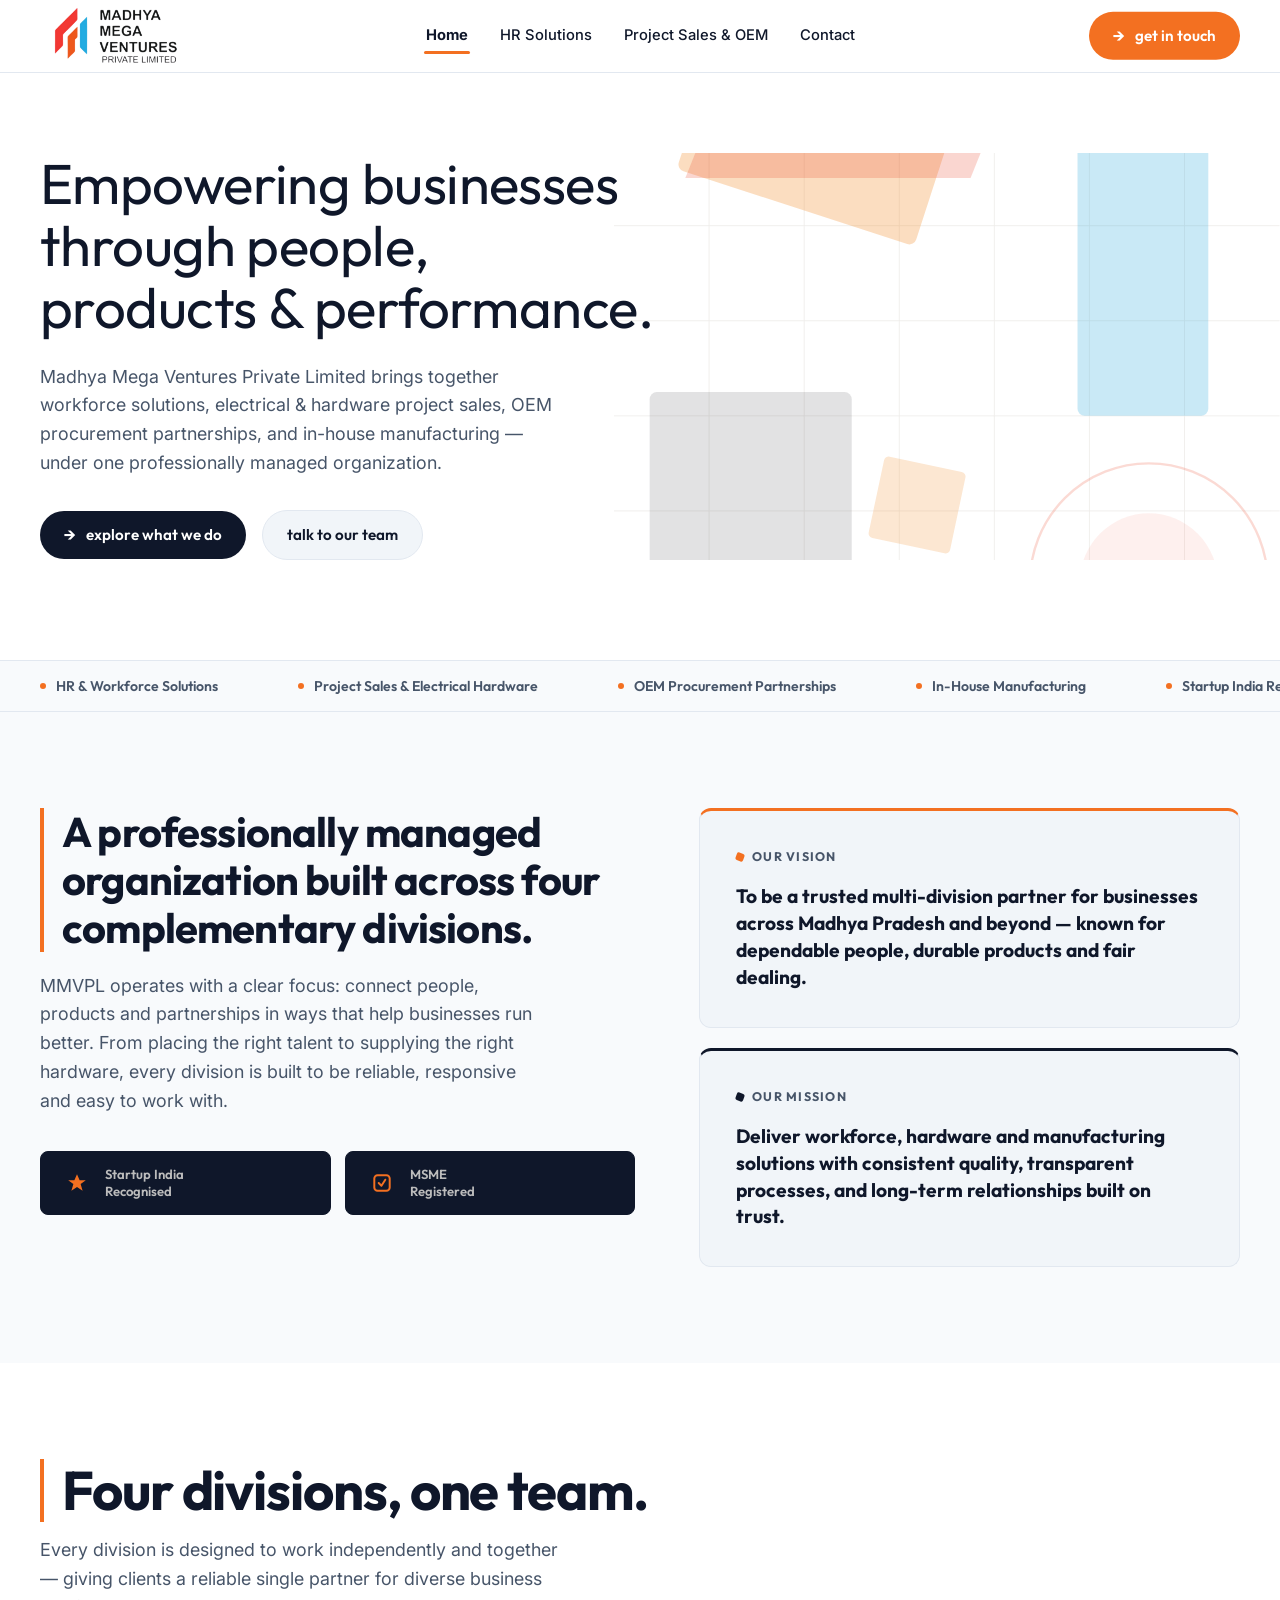
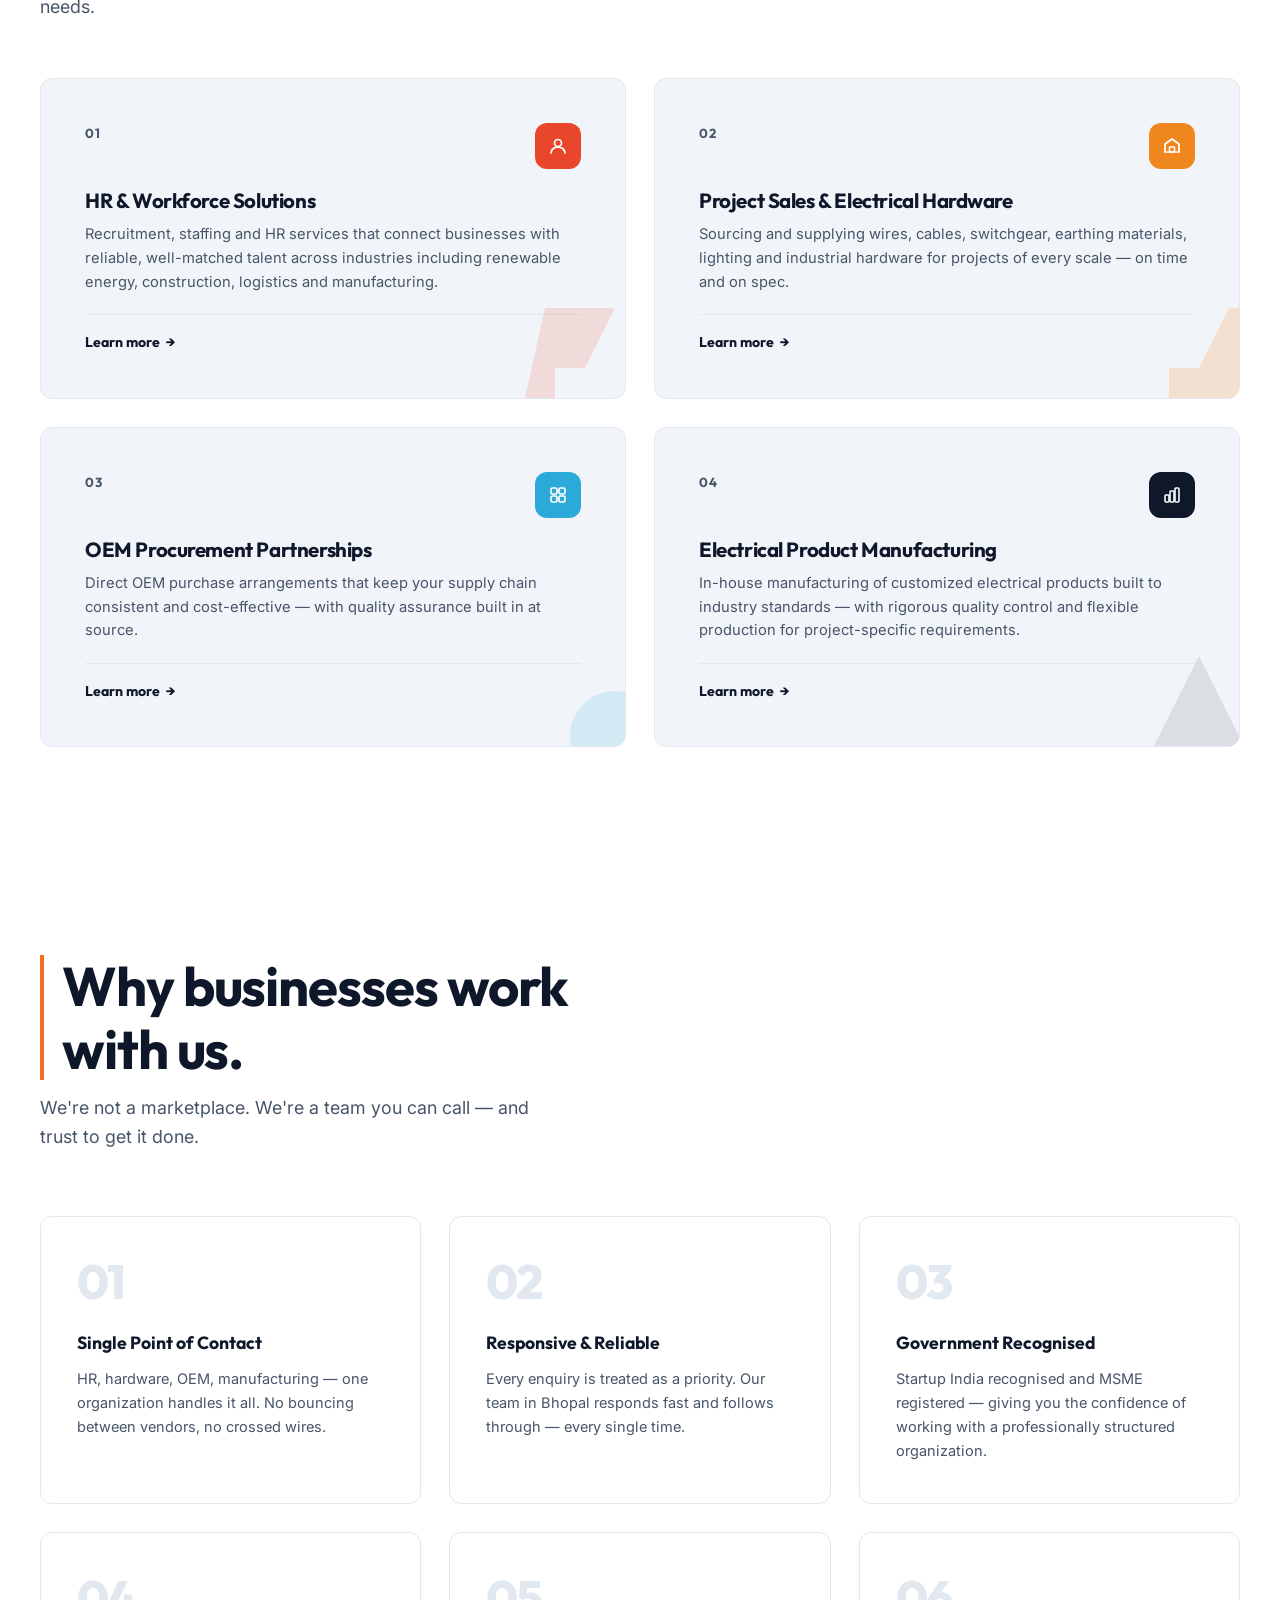
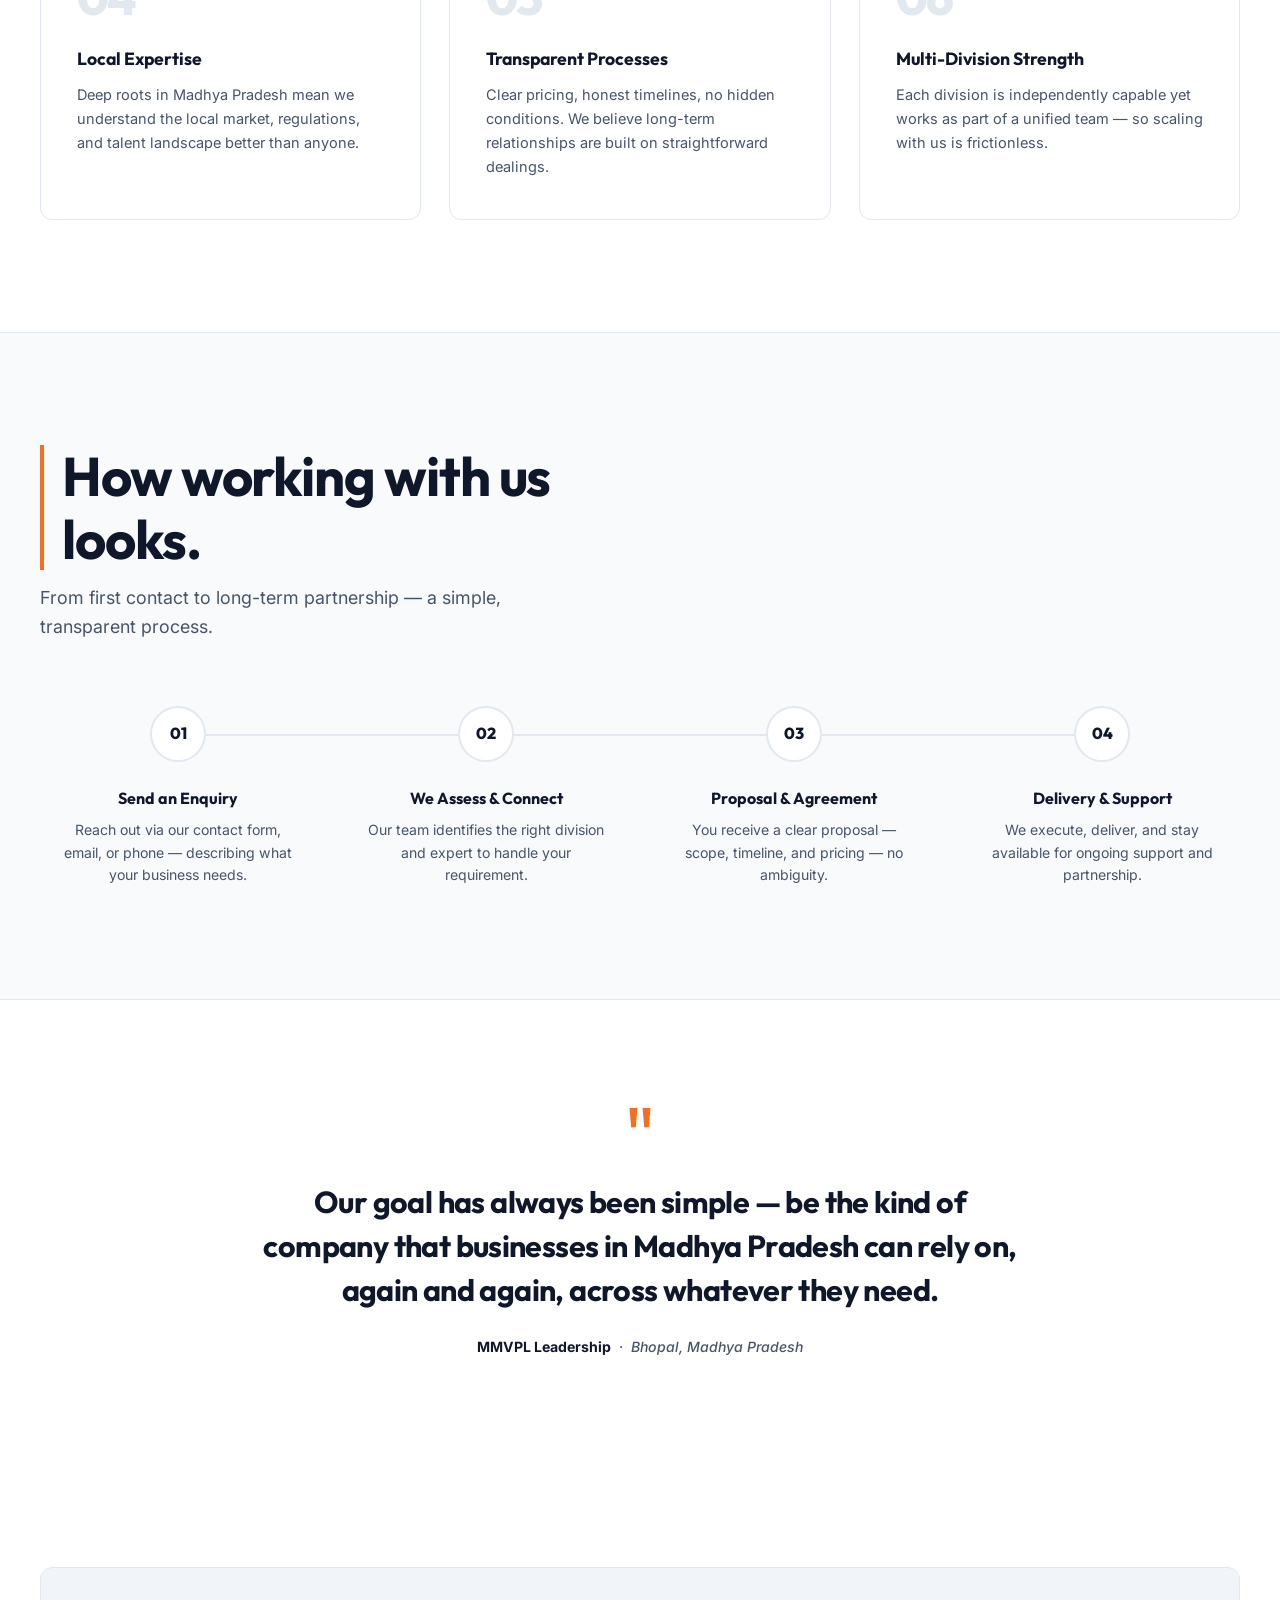
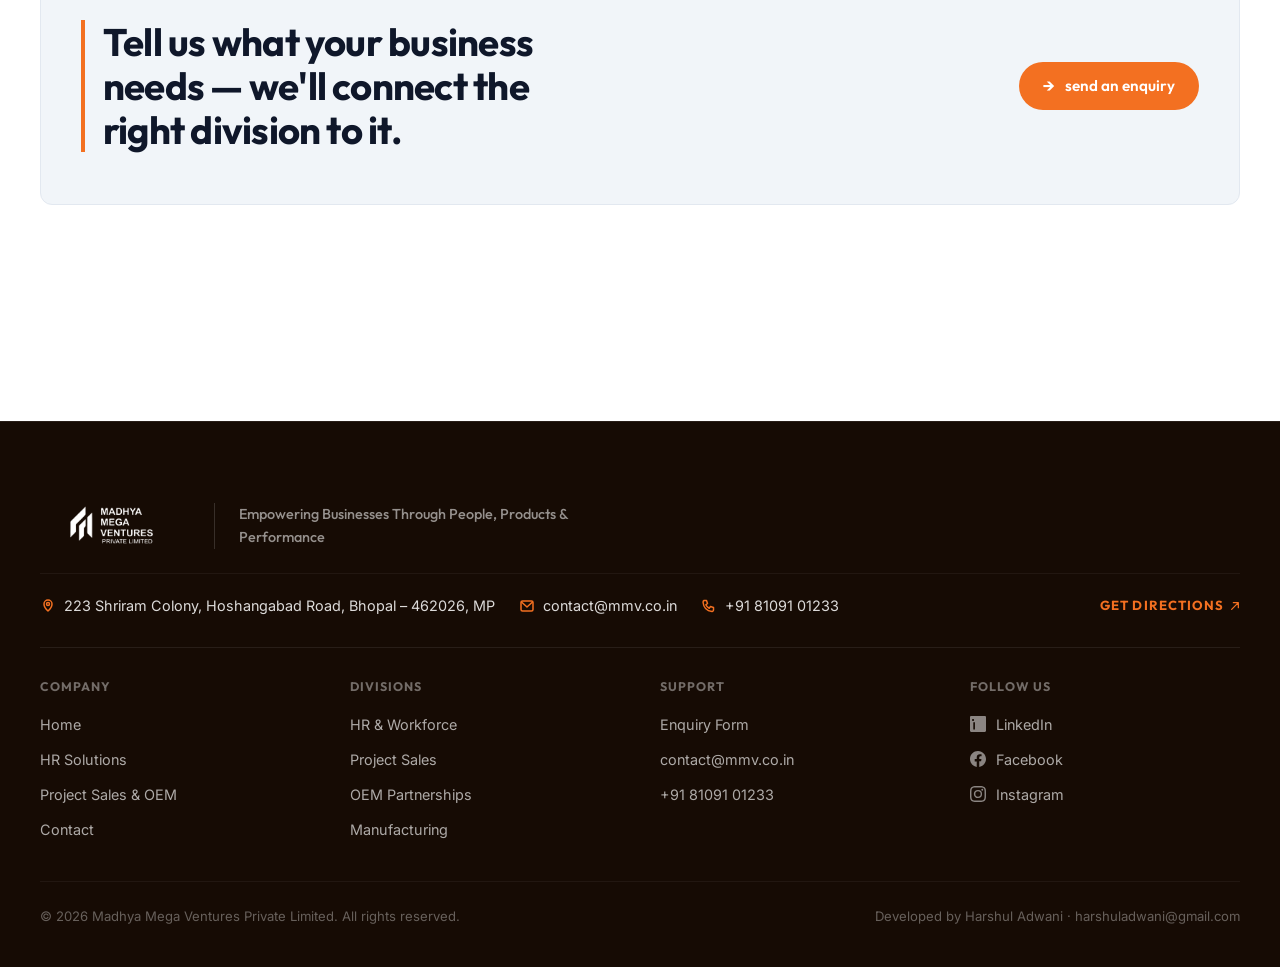
<file: index.html>
<!DOCTYPE html>
<html lang="en">
<head>
  <meta charset="UTF-8" />
  <meta name="viewport" content="width=device-width, initial-scale=1.0" />

  <!-- ============================================================
       PRIMARY SEO
  ============================================================ -->
  <title>MMVPL — HR, Electrical Project Sales &amp; OEM | Bhopal, MP</title>
  <meta name="description" content="Madhya Mega Ventures Pvt Ltd (MMVPL) — Startup India recognized, MSME registered company in Bhopal offering HR &amp; workforce solutions, electrical hardware project sales, OEM procurement, and electrical manufacturing." />
  <meta name="robots" content="index, follow, max-snippet:-1, max-image-preview:large, max-video-preview:-1" />
  <meta name="keywords" content="HR solutions Bhopal, workforce staffing Madhya Pradesh, electrical hardware supplier Bhopal, OEM procurement MP, manpower supply Bhopal, MSME company Bhopal, Startup India Bhopal, electrical products manufacturer MP, MMVPL" />
  <meta name="author" content="Madhya Mega Ventures Private Limited" />
  <meta name="geo.region" content="IN-MP" />
  <meta name="geo.placename" content="Bhopal" />

  <!-- Canonical — prevents duplicate-content penalty -->
  <link rel="canonical" href="https://mmv.co.in/" />

  <!-- ============================================================
       OPEN GRAPH (Facebook, WhatsApp, LinkedIn preview)
  ============================================================ -->
  <meta property="og:type" content="website" />
  <meta property="og:site_name" content="Madhya Mega Ventures Private Limited" />
  <meta property="og:url" content="https://mmv.co.in/" />
  <meta property="og:title" content="MMVPL — HR, Electrical Project Sales &amp; OEM | Bhopal, MP" />
  <meta property="og:description" content="Startup India recognized &amp; MSME registered company in Bhopal. HR &amp; workforce solutions, electrical hardware project sales, OEM procurement partnerships, and in-house manufacturing." />
  <meta property="og:image" content="https://mmv.co.in/images/og-image.jpg" />
  <meta property="og:image:width" content="1200" />
  <meta property="og:image:height" content="630" />
  <meta property="og:image:alt" content="Madhya Mega Ventures Private Limited — Bhopal" />
  <meta property="og:locale" content="en_IN" />

  <!-- ============================================================
       TWITTER CARD
  ============================================================ -->
  <meta name="twitter:card" content="summary_large_image" />
  <meta name="twitter:title" content="MMVPL — HR, Electrical Project Sales &amp; OEM | Bhopal, MP" />
  <meta name="twitter:description" content="Startup India recognized &amp; MSME registered. HR solutions, electrical hardware, OEM procurement &amp; manufacturing — all under one roof in Bhopal." />
  <meta name="twitter:image" content="https://mmv.co.in/images/og-image.jpg" />

  <!-- ============================================================
       FAVICON
  ============================================================ -->
  <link rel="icon" type="image/png" sizes="48x48" href="images/favicon.png" />
  <link rel="icon" type="image/png" sizes="96x96" href="images/favicon-96.png" />
  <link rel="apple-touch-icon" sizes="180x180" href="images/apple-touch-icon.png" />
  <meta name="theme-color" content="#F0871E" />

  <!-- ============================================================
       STRUCTURED DATA — LocalBusiness + Organization (JSON-LD)
       Helps Google show rich results with address, phone, hours
  ============================================================ -->
  <script type="application/ld+json">
  {
    "@context": "https://schema.org",
    "@graph": [
      {
        "@type": ["LocalBusiness", "Organization"],
        "@id": "https://mmv.co.in/#organization",
        "name": "Madhya Mega Ventures Private Limited",
        "alternateName": "MMVPL",
        "url": "https://mmv.co.in/",
        "logo": {
          "@type": "ImageObject",
          "url": "https://mmv.co.in/images/logo-full.png",
          "width": 360,
          "height": 96
        },
        "image": "https://mmv.co.in/images/og-image.jpg",
        "description": "Startup India recognized and MSME registered company in Bhopal, Madhya Pradesh providing HR & workforce solutions, electrical hardware project sales, OEM procurement partnerships, and in-house manufacturing of electrical products.",
        "foundingDate": "2022",
        "address": {
          "@type": "PostalAddress",
          "streetAddress": "223, Shriram Colony, Near SMH Hospital, Hoshangabad Road",
          "addressLocality": "Bhopal",
          "addressRegion": "Madhya Pradesh",
          "postalCode": "462026",
          "addressCountry": "IN"
        },
        "contactPoint": [
          {
            "@type": "ContactPoint",
            "telephone": "+91-8109101233",
            "contactType": "customer service",
            "availableLanguage": ["English", "Hindi"],
            "hoursAvailable": {
              "@type": "OpeningHoursSpecification",
              "dayOfWeek": ["Monday","Tuesday","Wednesday","Thursday","Friday","Saturday"],
              "opens": "09:00",
              "closes": "18:00"
            }
          }
        ],
        "email": "contact@mmv.co.in",
        "telephone": "+91-8109101233",
        "openingHours": "Mo-Sa 09:00-18:00",
        "areaServed": {
          "@type": "State",
          "name": "Madhya Pradesh"
        },
        "hasOfferCatalog": {
          "@type": "OfferCatalog",
          "name": "MMVPL Services",
          "itemListElement": [
            {
              "@type": "Offer",
              "itemOffered": {
                "@type": "Service",
                "name": "HR & Workforce Solutions",
                "description": "Recruitment, staffing, and HR services connecting businesses with reliable talent across industries."
              }
            },
            {
              "@type": "Offer",
              "itemOffered": {
                "@type": "Service",
                "name": "Electrical Hardware Project Sales",
                "description": "Sourcing and supply of electrical and hardware products for industrial, commercial, and infrastructure projects."
              }
            },
            {
              "@type": "Offer",
              "itemOffered": {
                "@type": "Service",
                "name": "OEM Procurement Partnerships",
                "description": "Direct OEM purchase arrangements ensuring quality products and efficient supply chain management."
              }
            },
            {
              "@type": "Offer",
              "itemOffered": {
                "@type": "Service",
                "name": "Electrical Product Manufacturing",
                "description": "In-house manufacturing of customized electrical products with quality assurance and industry standard compliance."
              }
            }
          ]
        },
        "sameAs": [
          "https://www.linkedin.com/company/mmvpl",
          "https://www.facebook.com/mmvpl",
          "https://www.instagram.com/mmvpl"
        ]
      },
      {
        "@type": "WebSite",
        "@id": "https://mmv.co.in/#website",
        "url": "https://mmv.co.in/",
        "name": "Madhya Mega Ventures Private Limited",
        "publisher": {
          "@id": "https://mmv.co.in/#organization"
        }
      },
      {
        "@type": "WebPage",
        "@id": "https://mmv.co.in/#webpage",
        "url": "https://mmv.co.in/",
        "name": "MMVPL — HR, Electrical Project Sales & OEM | Bhopal, MP",
        "isPartOf": { "@id": "https://mmv.co.in/#website" },
        "about": { "@id": "https://mmv.co.in/#organization" },
        "description": "Madhya Mega Ventures Private Limited — Startup India recognized and MSME registered multi-division company in Bhopal offering HR solutions, electrical hardware supply, OEM procurement, and manufacturing.",
        "breadcrumb": {
          "@type": "BreadcrumbList",
          "itemListElement": [
            {
              "@type": "ListItem",
              "position": 1,
              "name": "Home",
              "item": "https://mmv.co.in/"
            }
          ]
        }
      }
    ]
  }
  </script>

  <!-- ============================================================
       PERFORMANCE — Preconnect for Google Fonts
  ============================================================ -->
  <link rel="preconnect" href="https://fonts.googleapis.com" />
  <link rel="preconnect" href="https://fonts.gstatic.com" crossorigin />
  <link href="https://fonts.googleapis.com/css2?family=DM+Serif+Display&family=Outfit:wght@500;600;700;800&family=Inter:wght@400;500;600&display=swap" rel="stylesheet" />

  <link rel="stylesheet" href="style.css" />
</head>
<body data-accent="orange">

  <!-- ============================================================
       NAV
  ============================================================ -->
  <header class="site-header">
    <nav class="nav" aria-label="Primary navigation">
      <a href="index.html" class="brand" aria-label="MMVPL — Madhya Mega Ventures home">
        <!-- width & height prevent CLS (Cumulative Layout Shift) -->
        <img class="brand-mark" src="images/logo-full.png" alt="Madhya Mega Ventures Private Limited logo" width="160" height="44" loading="eager" />
      </a>
      <ul class="nav-links" role="list">
        <li><a href="index.html" aria-current="page">Home</a></li>
        <li><a href="hr-solutions.html">HR Solutions</a></li>
        <li><a href="project-sales-oem.html">Project Sales &amp; OEM</a></li>
        <li><a href="contact.html">Contact</a></li>
      </ul>
      <a href="contact.html" class="btn btn-accent nav-cta">
        <span class="btn-arrow" aria-hidden="true">→</span>
        get in touch
      </a>
      <button class="nav-toggle" aria-label="Open menu" aria-expanded="false" aria-controls="nav-drawer">
        <svg viewBox="0 0 18 18" fill="none" aria-hidden="true"><path d="M2 5h14M2 9h14M2 13h14" stroke="currentColor" stroke-width="1.6" stroke-linecap="round"/></svg>
      </button>
      <!-- Mobile drawer — aria-current NOT duplicated here; JS sets it dynamically -->
      <div class="nav-drawer" id="nav-drawer" role="dialog" aria-modal="true" aria-label="Mobile navigation">
        <ul role="list">
          <li><a href="index.html">Home</a></li>
          <li><a href="hr-solutions.html">HR Solutions</a></li>
          <li><a href="project-sales-oem.html">Project Sales &amp; OEM</a></li>
          <li><a href="contact.html">Contact</a></li>
        </ul>
        <a href="contact.html" class="btn btn-accent nav-cta">
          <span class="btn-arrow" aria-hidden="true">→</span>
          get in touch
        </a>
      </div>
    </nav>
  </header>

  <main id="main-content">

    <!-- ============================================================
         HERO
    ============================================================ -->
    <section class="hero" aria-labelledby="hero-heading">
      <div class="container hero-grid">
        <div class="hero-content">
          <h1 id="hero-heading">Empowering businesses through people, products &amp; performance.</h1>
          <p class="lede">Madhya Mega Ventures Private Limited brings together workforce solutions, electrical &amp; hardware project sales, OEM procurement partnerships, and in-house manufacturing — under one professionally managed organization.</p>
          <div class="hero-actions">
            <a href="#what-we-do" class="btn btn-primary">
              <span class="btn-arrow" aria-hidden="true">→</span>
              explore what we do
            </a>
            <a href="contact.html" class="btn btn-ghost">talk to our team</a>
          </div>
        </div>
        <div class="hero-visual" aria-hidden="true">
          <svg class="hero-geo" viewBox="0 0 560 700" fill="none" xmlns="http://www.w3.org/2000/svg" preserveAspectRatio="xMidYMid slice" role="presentation">
            <g stroke="#C8C2B8" stroke-width="0.7" opacity="0.3">
              <line x1="0" y1="80"  x2="560" y2="80"/><line x1="0" y1="160" x2="560" y2="160"/>
              <line x1="0" y1="240" x2="560" y2="240"/><line x1="0" y1="320" x2="560" y2="320"/>
              <line x1="0" y1="400" x2="560" y2="400"/><line x1="0" y1="480" x2="560" y2="480"/>
              <line x1="0" y1="560" x2="560" y2="560"/>
              <line x1="80"  y1="0" x2="80"  y2="700"/><line x1="160" y1="0" x2="160" y2="700"/>
              <line x1="240" y1="0" x2="240" y2="700"/><line x1="320" y1="0" x2="320" y2="700"/>
              <line x1="400" y1="0" x2="400" y2="700"/><line x1="480" y1="0" x2="480" y2="700"/>
            </g>
            <rect x="80" y="20" width="210" height="210" rx="6" fill="#F0871E" opacity="0.28" transform="rotate(18 185 125)"/>
            <polygon points="140,0 380,0 300,200 60,200" fill="#E8472B" opacity="0.22"/>
            <rect x="390" y="40" width="110" height="360" rx="6" fill="#2BA9D9" opacity="0.25"/>
            <rect x="30" y="380" width="170" height="170" rx="6" fill="#16151A" opacity="0.12"/>
            <rect x="220" y="440" width="70" height="70" rx="4" fill="#F0871E" opacity="0.2" transform="rotate(12 255 475)"/>
            <circle cx="450" cy="540" r="100" stroke="#E8472B" stroke-width="2" fill="none" opacity="0.2"/>
            <circle cx="450" cy="540" r="58" fill="#E8472B" opacity="0.08"/>
            <line x1="460" y1="10" x2="560" y2="110" stroke="#16151A" stroke-width="2" opacity="0.08" stroke-linecap="round"/>
            <circle cx="490" cy="630" r="6" fill="#16151A" opacity="0.1"/>
            <rect x="30" y="580" width="150" height="7" rx="4" fill="#2BA9D9" opacity="0.18"/>
          </svg>
        </div>
      </div>
    </section>

    <!-- ============================================================
         TICKER
    ============================================================ -->
    <div class="ticker-wrap" aria-hidden="true" role="presentation">
      <div class="ticker-track">
        <span class="ticker-item"><span class="ticker-dot"></span>HR &amp; Workforce Solutions</span>
        <span class="ticker-item"><span class="ticker-dot"></span>Project Sales &amp; Electrical Hardware</span>
        <span class="ticker-item"><span class="ticker-dot"></span>OEM Procurement Partnerships</span>
        <span class="ticker-item"><span class="ticker-dot"></span>In-House Manufacturing</span>
        <span class="ticker-item"><span class="ticker-dot"></span>Startup India Recognised</span>
        <span class="ticker-item"><span class="ticker-dot"></span>MSME Registered</span>
        <span class="ticker-item"><span class="ticker-dot"></span>Based in Bhopal, MP</span>
        <span class="ticker-item"><span class="ticker-dot"></span>HR &amp; Workforce Solutions</span>
        <span class="ticker-item"><span class="ticker-dot"></span>Project Sales &amp; Electrical Hardware</span>
        <span class="ticker-item"><span class="ticker-dot"></span>OEM Procurement Partnerships</span>
        <span class="ticker-item"><span class="ticker-dot"></span>In-House Manufacturing</span>
        <span class="ticker-item"><span class="ticker-dot"></span>Startup India Recognised</span>
        <span class="ticker-item"><span class="ticker-dot"></span>MSME Registered</span>
        <span class="ticker-item"><span class="ticker-dot"></span>Based in Bhopal, MP</span>
      </div>
    </div>

    <!-- ============================================================
         ABOUT
    ============================================================ -->
    <section class="section about-section" id="about" aria-labelledby="about-heading">
      <div class="container">
        <div class="about-grid">
          <div class="about-left reveal-left">
            <h2 class="section-heading about-heading" id="about-heading">A professionally managed organization built across four complementary divisions.</h2>
            <p class="lede about-lede">MMVPL operates with a clear focus: connect people, products and partnerships in ways that help businesses run better. From placing the right talent to supplying the right hardware, every division is built to be reliable, responsive and easy to work with.</p>
            <div class="about-badges">
              <div class="about-badge about-badge--accent">
                <span class="about-badge-icon" aria-hidden="true">
                  <svg viewBox="0 0 20 20" fill="none"><path d="M10 2L12.4 7.5H18L13.3 11L15.1 17L10 13.6L4.9 17L6.7 11L2 7.5H7.6L10 2Z" fill="currentColor"/></svg>
                </span>
                <span class="about-badge-label">Startup India<br />Recognised</span>
              </div>
              <div class="about-badge about-badge--accent">
                <span class="about-badge-icon" aria-hidden="true">
                  <svg viewBox="0 0 20 20" fill="none"><rect x="3" y="3" width="14" height="14" rx="3" stroke="currentColor" stroke-width="1.8"/><path d="M7 10l2.5 2.5L13 7" stroke="currentColor" stroke-width="1.8" stroke-linecap="round" stroke-linejoin="round"/></svg>
                </span>
                <span class="about-badge-label">MSME<br />Registered</span>
              </div>
            </div>
          </div>
          <div class="about-right reveal-right">
            <div class="vm-card vm-card--vision">
              <div class="vm-label"><span class="vm-label-dot"></span>Our Vision</div>
              <p class="vm-text">To be a trusted multi-division partner for businesses across Madhya Pradesh and beyond — known for dependable people, durable products and fair dealing.</p>
            </div>
            <div class="vm-card vm-card--mission">
              <div class="vm-label"><span class="vm-label-dot vm-label-dot--dark"></span>Our Mission</div>
              <p class="vm-text">Deliver workforce, hardware and manufacturing solutions with consistent quality, transparent processes, and long-term relationships built on trust.</p>
            </div>
          </div>
        </div>
      </div>
    </section>

    <!-- ============================================================
         WHAT WE DO — DIVISIONS
    ============================================================ -->
    <section class="section divisions-section" id="what-we-do" aria-labelledby="divisions-heading">
      <div class="container">
        <div class="section-head reveal">
          <h2 class="section-heading" id="divisions-heading">Four divisions, one team.</h2>
          <p class="lede mt-14">Every division is designed to work independently and together — giving clients a reliable single partner for diverse business needs.</p>
        </div>
        <div class="div-grid">
          <article class="div-card reveal d1">
            <div class="div-card-top">
              <span class="div-num" aria-hidden="true">01</span>
              <div class="div-icon div-icon--red" aria-hidden="true">
                <svg viewBox="0 0 20 20" fill="none"><circle cx="10" cy="7" r="3.5" stroke="currentColor" stroke-width="1.7"/><path d="M3 17c0-3.3 3.1-6 7-6s7 2.7 7 6" stroke="currentColor" stroke-width="1.7" stroke-linecap="round"/></svg>
              </div>
            </div>
            <h3 class="div-title">HR &amp; Workforce Solutions</h3>
            <p class="div-desc">Recruitment, staffing and HR services that connect businesses with reliable, well-matched talent across industries including renewable energy, construction, logistics and manufacturing.</p>
            <div class="div-sep"></div>
            <a href="hr-solutions.html" class="div-link" aria-label="Learn more about HR &amp; Workforce Solutions">Learn more <span aria-hidden="true">→</span></a>
            <svg class="card-shape" viewBox="0 0 140 140" fill="none" aria-hidden="true"><path d="M30 20 L100 20 L70 80 L40 80 L40 110 L10 110 Z" fill="#E8472B" opacity="0.15"/></svg>
          </article>
          <article class="div-card reveal d2">
            <div class="div-card-top">
              <span class="div-num" aria-hidden="true">02</span>
              <div class="div-icon div-icon--orange" aria-hidden="true">
                <svg viewBox="0 0 20 20" fill="none"><path d="M3 16V8l7-5 7 5v8H3Z" stroke="currentColor" stroke-width="1.7" stroke-linejoin="round"/><rect x="7.5" y="11" width="5" height="5" rx="0.5" stroke="currentColor" stroke-width="1.5"/></svg>
              </div>
            </div>
            <h3 class="div-title">Project Sales &amp; Electrical Hardware</h3>
            <p class="div-desc">Sourcing and supplying wires, cables, switchgear, earthing materials, lighting and industrial hardware for projects of every scale — on time and on spec.</p>
            <div class="div-sep"></div>
            <a href="project-sales-oem.html" class="div-link" aria-label="Learn more about Project Sales &amp; Electrical Hardware">Learn more <span aria-hidden="true">→</span></a>
            <svg class="card-shape" viewBox="0 0 140 140" fill="none" aria-hidden="true"><path d="M40 110 L40 80 L70 80 L100 20 L120 20 L120 110 Z" fill="#F0871E" opacity="0.18"/></svg>
          </article>
          <article class="div-card reveal d3">
            <div class="div-card-top">
              <span class="div-num" aria-hidden="true">03</span>
              <div class="div-icon div-icon--cyan" aria-hidden="true">
                <svg viewBox="0 0 20 20" fill="none"><rect x="3" y="3" width="6" height="6" rx="1.5" stroke="currentColor" stroke-width="1.7"/><rect x="11" y="3" width="6" height="6" rx="1.5" stroke="currentColor" stroke-width="1.7"/><rect x="3" y="11" width="6" height="6" rx="1.5" stroke="currentColor" stroke-width="1.7"/><rect x="11" y="11" width="6" height="6" rx="1.5" stroke="currentColor" stroke-width="1.7"/></svg>
              </div>
            </div>
            <h3 class="div-title">OEM Procurement Partnerships</h3>
            <p class="div-desc">Direct OEM purchase arrangements that keep your supply chain consistent and cost-effective — with quality assurance built in at source.</p>
            <div class="div-sep"></div>
            <a href="project-sales-oem.html" class="div-link" aria-label="Learn more about OEM Procurement Partnerships">Learn more <span aria-hidden="true">→</span></a>
            <svg class="card-shape" viewBox="0 0 140 140" fill="none" aria-hidden="true"><circle cx="100" cy="100" r="45" fill="#2BA9D9" opacity="0.15"/></svg>
          </article>
          <article class="div-card reveal d4">
            <div class="div-card-top">
              <span class="div-num" aria-hidden="true">04</span>
              <div class="div-icon div-icon--dark" aria-hidden="true">
                <svg viewBox="0 0 20 20" fill="none"><rect x="3" y="10" width="4" height="7" rx="1" stroke="currentColor" stroke-width="1.6"/><rect x="8" y="6" width="4" height="11" rx="1" stroke="currentColor" stroke-width="1.6"/><rect x="13" y="3" width="4" height="14" rx="1" stroke="currentColor" stroke-width="1.6"/></svg>
              </div>
            </div>
            <h3 class="div-title">Electrical Product Manufacturing</h3>
            <p class="div-desc">In-house manufacturing of customized electrical products built to industry standards — with rigorous quality control and flexible production for project-specific requirements.</p>
            <div class="div-sep"></div>
            <a href="project-sales-oem.html" class="div-link" aria-label="Learn more about Electrical Product Manufacturing">Learn more <span aria-hidden="true">→</span></a>
            <svg class="card-shape" viewBox="0 0 140 140" fill="none" aria-hidden="true"><path d="M20 120 L70 20 L120 120 Z" fill="#16151A" opacity="0.1"/></svg>
          </article>
        </div>
      </div>
    </section>

    <!-- ============================================================
         WHY CHOOSE US — PILLARS
    ============================================================ -->
    <section class="pillars-section" aria-labelledby="pillars-heading">
      <div class="container">
        <div class="section-head reveal">
          <h2 class="section-heading" id="pillars-heading">Why businesses work with us.</h2>
          <p class="lede mt-14">We're not a marketplace. We're a team you can call — and trust to get it done.</p>
        </div>
        <div class="pillars-grid">
          <div class="pillar-card reveal d1">
            <div class="pillar-num" aria-hidden="true">01</div>
            <div class="pillar-title">Single Point of Contact</div>
            <p class="pillar-desc">HR, hardware, OEM, manufacturing — one organization handles it all. No bouncing between vendors, no crossed wires.</p>
            <div class="pillar-accent-line"></div>
          </div>
          <div class="pillar-card reveal d2">
            <div class="pillar-num" aria-hidden="true">02</div>
            <div class="pillar-title">Responsive &amp; Reliable</div>
            <p class="pillar-desc">Every enquiry is treated as a priority. Our team in Bhopal responds fast and follows through — every single time.</p>
            <div class="pillar-accent-line"></div>
          </div>
          <div class="pillar-card reveal d3">
            <div class="pillar-num" aria-hidden="true">03</div>
            <div class="pillar-title">Government Recognised</div>
            <p class="pillar-desc">Startup India recognised and MSME registered — giving you the confidence of working with a professionally structured organization.</p>
            <div class="pillar-accent-line"></div>
          </div>
          <div class="pillar-card reveal d1">
            <div class="pillar-num" aria-hidden="true">04</div>
            <div class="pillar-title">Local Expertise</div>
            <p class="pillar-desc">Deep roots in Madhya Pradesh mean we understand the local market, regulations, and talent landscape better than anyone.</p>
            <div class="pillar-accent-line"></div>
          </div>
          <div class="pillar-card reveal d2">
            <div class="pillar-num" aria-hidden="true">05</div>
            <div class="pillar-title">Transparent Processes</div>
            <p class="pillar-desc">Clear pricing, honest timelines, no hidden conditions. We believe long-term relationships are built on straightforward dealings.</p>
            <div class="pillar-accent-line"></div>
          </div>
          <div class="pillar-card reveal d3">
            <div class="pillar-num" aria-hidden="true">06</div>
            <div class="pillar-title">Multi-Division Strength</div>
            <p class="pillar-desc">Each division is independently capable yet works as part of a unified team — so scaling with us is frictionless.</p>
            <div class="pillar-accent-line"></div>
          </div>
        </div>
      </div>
    </section>

    <!-- ============================================================
         HOW IT WORKS — PROCESS
    ============================================================ -->
    <section class="process-section" aria-labelledby="process-heading">
      <div class="container">
        <div class="section-head reveal">
          <h2 class="section-heading" id="process-heading">How working with us looks.</h2>
          <p class="lede mt-14">From first contact to long-term partnership — a simple, transparent process.</p>
        </div>
        <ol class="process-steps" aria-label="Our working process">
          <li class="process-step reveal d1">
            <div class="step-circle" aria-hidden="true">01</div>
            <div class="step-title">Send an Enquiry</div>
            <p class="step-desc">Reach out via our contact form, email, or phone — describing what your business needs.</p>
          </li>
          <li class="process-step reveal d2">
            <div class="step-circle" aria-hidden="true">02</div>
            <div class="step-title">We Assess &amp; Connect</div>
            <p class="step-desc">Our team identifies the right division and expert to handle your requirement.</p>
          </li>
          <li class="process-step reveal d3">
            <div class="step-circle" aria-hidden="true">03</div>
            <div class="step-title">Proposal &amp; Agreement</div>
            <p class="step-desc">You receive a clear proposal — scope, timeline, and pricing — no ambiguity.</p>
          </li>
          <li class="process-step reveal d4">
            <div class="step-circle" aria-hidden="true">04</div>
            <div class="step-title">Delivery &amp; Support</div>
            <p class="step-desc">We execute, deliver, and stay available for ongoing support and partnership.</p>
          </li>
        </ol>
      </div>
    </section>

    <!-- ============================================================
         QUOTE / TESTIMONIAL
    ============================================================ -->
    <section class="quote-band" aria-label="Leadership quote">
      <div class="container">
        <div class="quote-inner reveal">
          <span class="quote-mark" aria-hidden="true">"</span>
          <blockquote>
            <p class="quote-text">Our goal has always been simple — be the kind of company that businesses in Madhya Pradesh can rely on, again and again, across whatever they need.</p>
            <footer class="quote-attr"><strong>MMVPL Leadership</strong> &nbsp;·&nbsp; <cite>Bhopal, Madhya Pradesh</cite></footer>
          </blockquote>
        </div>
      </div>
    </section>

    <!-- ============================================================
         CTA BAND
    ============================================================ -->
    <section class="section" aria-labelledby="cta-heading">
      <div class="container">
        <div class="cta-band reveal">
          <div>
            <h2 class="section-heading" id="cta-heading">Tell us what your business needs — we'll connect the right division to it.</h2>
          </div>
          <a href="contact.html" class="btn btn-accent">
            <span class="btn-arrow" aria-hidden="true">→</span>
            send an enquiry
          </a>
        </div>
      </div>
    </section>

  </main>

  <!-- ============================================================
       FOOTER
  ============================================================ -->
  <footer class="site-footer" role="contentinfo">
    <div class="container">
      <div class="footer-top">
        <a href="index.html" class="brand" aria-label="MMVPL — go to homepage">
          <img class="brand-mark" src="images/logo-full.png" alt="Madhya Mega Ventures Private Limited" width="150" height="42" loading="lazy" />
        </a>
        <div class="tagline">Empowering Businesses Through People, Products &amp; Performance</div>
      </div>

      <!-- Registered address in <address> for semantic SEO -->
      <address class="footer-contact-bar">
        <div class="footer-contact-items">
          <div class="footer-contact-item">
            <svg viewBox="0 0 16 16" fill="none" stroke="currentColor" stroke-width="1.5" stroke-linecap="round" stroke-linejoin="round" aria-hidden="true"><path d="M12 6c0 3.5-4 7-4 7s-4-3.5-4-7a4 4 0 1 1 8 0z"/><circle cx="8" cy="6" r="1.5"/></svg>
            <span>223 Shriram Colony, Hoshangabad Road, Bhopal – 462026, MP</span>
          </div>
          <div class="footer-contact-item">
            <svg viewBox="0 0 16 16" fill="none" stroke="currentColor" stroke-width="1.5" stroke-linecap="round" stroke-linejoin="round" aria-hidden="true"><rect x="2" y="3" width="12" height="10" rx="1.5"/><path d="M2.5 4L8 9L13.5 4"/></svg>
            <a href="mailto:contact@mmv.co.in">contact@mmv.co.in</a>
          </div>
          <div class="footer-contact-item">
            <svg viewBox="0 0 16 16" fill="none" stroke="currentColor" stroke-width="1.5" stroke-linecap="round" stroke-linejoin="round" aria-hidden="true"><path d="M3 2.5L5.5 2.5L6.5 5.5L4.8 6.8C5.5 8.4 6.6 9.5 8.2 10.2L9.5 8.5L12.5 9.5V12C12.5 12.8 11.8 13.5 11 13.4C6 12.9 2.6 9.5 2.1 4.5C2 3.7 2.2 2.9 3 2.5Z"/></svg>
            <a href="tel:+918109101233">+91 81091 01233</a>
          </div>
        </div>
        <a href="https://maps.google.com/?q=223+Shriram+Colony+Hoshangabad+Road+Bhopal+462026" target="_blank" rel="noopener noreferrer" class="get-directions-btn" aria-label="Get directions to MMVPL office in Bhopal (opens Google Maps)">
          Get Directions
          <svg viewBox="0 0 12 12" fill="none" stroke="currentColor" stroke-width="1.5" aria-hidden="true"><path d="M2 10L10 2M10 2H4M10 2V8" stroke-linecap="round" stroke-linejoin="round"/></svg>
        </a>
      </address>

      <hr class="footer-divider" />

      <div class="footer-cols">
        <div class="footer-col">
          <h4>Company</h4>
          <ul role="list">
            <li><a href="index.html">Home</a></li>
            <li><a href="hr-solutions.html">HR Solutions</a></li>
            <li><a href="project-sales-oem.html">Project Sales &amp; OEM</a></li>
            <li><a href="contact.html">Contact</a></li>
          </ul>
        </div>
        <div class="footer-col">
          <h4>Divisions</h4>
          <ul role="list">
            <li><a href="hr-solutions.html">HR &amp; Workforce</a></li>
            <li><a href="project-sales-oem.html">Project Sales</a></li>
            <li><a href="project-sales-oem.html">OEM Partnerships</a></li>
            <li><a href="project-sales-oem.html">Manufacturing</a></li>
          </ul>
        </div>
        <div class="footer-col">
          <h4>Support</h4>
          <ul role="list">
            <li><a href="contact.html">Enquiry Form</a></li>
            <li><a href="mailto:contact@mmv.co.in">contact@mmv.co.in</a></li>
            <li><a href="tel:+918109101233">+91 81091 01233</a></li>
          </ul>
        </div>
        <div class="footer-col">
          <h4>Follow Us</h4>
          <ul role="list">
            <!-- Update href values when real social URLs are confirmed -->
            <li>
              <a href="https://www.linkedin.com/company/mmvpl" class="social-link" target="_blank" rel="noopener noreferrer" aria-label="MMVPL on LinkedIn (opens in new tab)">
                <svg viewBox="0 0 16 16" fill="currentColor" aria-hidden="true"><path d="M0 1.146C0 .513.526 0 1.175 0h13.65C15.474 0 16 .513 16 1.146v13.708c0 .633-.526 1.146-1.175 1.146H1.175C.526 16 0 15.487 0 14.854V1.146zm4.943 12.248V6.169H3.3V13.39h1.643zm-1.88-8.29c.566 0 1.02-.454 1.02-1.02 0-.565-.454-1.018-1.02-1.018-.566 0-1.019.453-1.019 1.019 0 .566.453 1.02 1.019 1.02zM13.39 13.39h-1.643V10.8c0-.617-.012-1.412-.86-1.412-.86 0-.992.673-.992 1.368v2.634H8.252V6.169h1.578v.981h.022c.22-.416.757-.854 1.554-.854 1.663 0 1.97 1.095 1.97 2.518v4.576z"/></svg>
                <span>LinkedIn</span>
              </a>
            </li>
            <li>
              <a href="https://www.facebook.com/mmvpl" class="social-link" target="_blank" rel="noopener noreferrer" aria-label="MMVPL on Facebook (opens in new tab)">
                <svg viewBox="0 0 16 16" fill="currentColor" aria-hidden="true"><path d="M16 8.049c0-4.446-3.582-8.05-8-8.05C3.58 0-.02 3.603-.02 8.05c0 4.017 2.926 7.347 6.75 7.951v-5.625h-2.03V8.05H6.73V6.275c0-2.017 1.194-3.136 3.028-3.136.878 0 1.8.158 1.8.158v1.97h-1.009c-.993 0-1.303.621-1.303 1.258v1.51h2.218l-.354 2.326H9.25V16c3.824-.604 6.75-3.934 6.75-7.951z"/></svg>
                <span>Facebook</span>
              </a>
            </li>
            <li>
              <a href="https://www.instagram.com/mmvpl" class="social-link" target="_blank" rel="noopener noreferrer" aria-label="MMVPL on Instagram (opens in new tab)">
                <svg viewBox="0 0 16 16" fill="currentColor" aria-hidden="true"><path d="M8 0C5.829 0 5.556.01 4.703.048 3.85.088 3.269.222 2.76.42a3.917 3.917 0 0 0-1.417.923A3.917 3.917 0 0 0 .42 2.76C.222 3.268.087 3.85.048 4.7.01 5.555 0 5.827 0 8.001c0 2.172.01 2.444.048 3.297.04.852.174 1.433.372 1.942.205.526.478.972.923 1.417.444.445.89.719 1.416.923.51.198 1.09.333 1.942.372C5.555 15.99 5.827 16 8 16s2.444-.01 3.298-.048c.851-.04 1.434-.174 1.943-.372a3.916 3.916 0 0 0 1.416-.923c.445-.445.718-.891.923-1.417.197-.509.332-1.09.372-1.942C15.99 10.445 16 10.173 16 8s-.01-2.445-.048-3.299c-.04-.851-.175-1.433-.372-1.941a3.926 3.926 0 0 0-.923-1.417A3.911 3.911 0 0 0 13.24.42c-.51-.198-1.092-.333-1.943-.372C10.443.01 10.172 0 7.998 0h.003zm-.717 1.442h.718c2.136 0 2.389.007 3.232.046.78.035 1.204.166 1.486.275.373.145.64.319.92.599.28.28.453.546.598.92.11.281.24.705.275 1.485.039.843.047 1.096.047 3.231s-.008 2.389-.047 3.232c-.035.78-.166 1.203-.275 1.485a2.47 2.47 0 0 1-.599.919c-.28.28-.546.453-.92.598-.28.11-.704.24-1.485.276-.843.038-1.096.047-3.232.047s-2.39-.009-3.233-.047c-.78-.036-1.203-.166-1.485-.276a2.478 2.478 0 0 1-.92-.598 2.48 2.48 0 0 1-.6-.92c-.109-.281-.24-.705-.275-1.485-.038-.843-.046-1.096-.046-3.233 0-2.136.008-2.388.046-3.231.036-.78.166-1.204.276-1.486.145-.373.319-.64.599-.92.28-.28.546-.453.92-.598.282-.11.705-.24 1.485-.276.738-.034 1.024-.044 2.515-.045v.002zm4.988 1.328a.96.96 0 1 0 0 1.92.96.96 0 0 0 0-1.92zm-4.27 1.122a4.109 4.109 0 1 0 0 8.217 4.109 4.109 0 0 0 0-8.217zm0 1.441a2.667 2.667 0 1 1 0 5.334 2.667 2.667 0 0 1 0-5.334z"/></svg>
                <span>Instagram</span>
              </a>
            </li>
          </ul>
        </div>
      </div>

      <div class="footer-bottom">
        <span>&copy; 2026 Madhya Mega Ventures Private Limited. All rights reserved.</span>
        <span>Developed by <span class="developer-credit">Harshul Adwani</span> &middot;<a href="mailto:harshuladwani@gmail.com" class="footer-dev-email"> harshuladwani@gmail.com</a></span>
      </div>
    </div>
  </footer>

  <script src="script.js"></script>
</body>
</html>
</file>
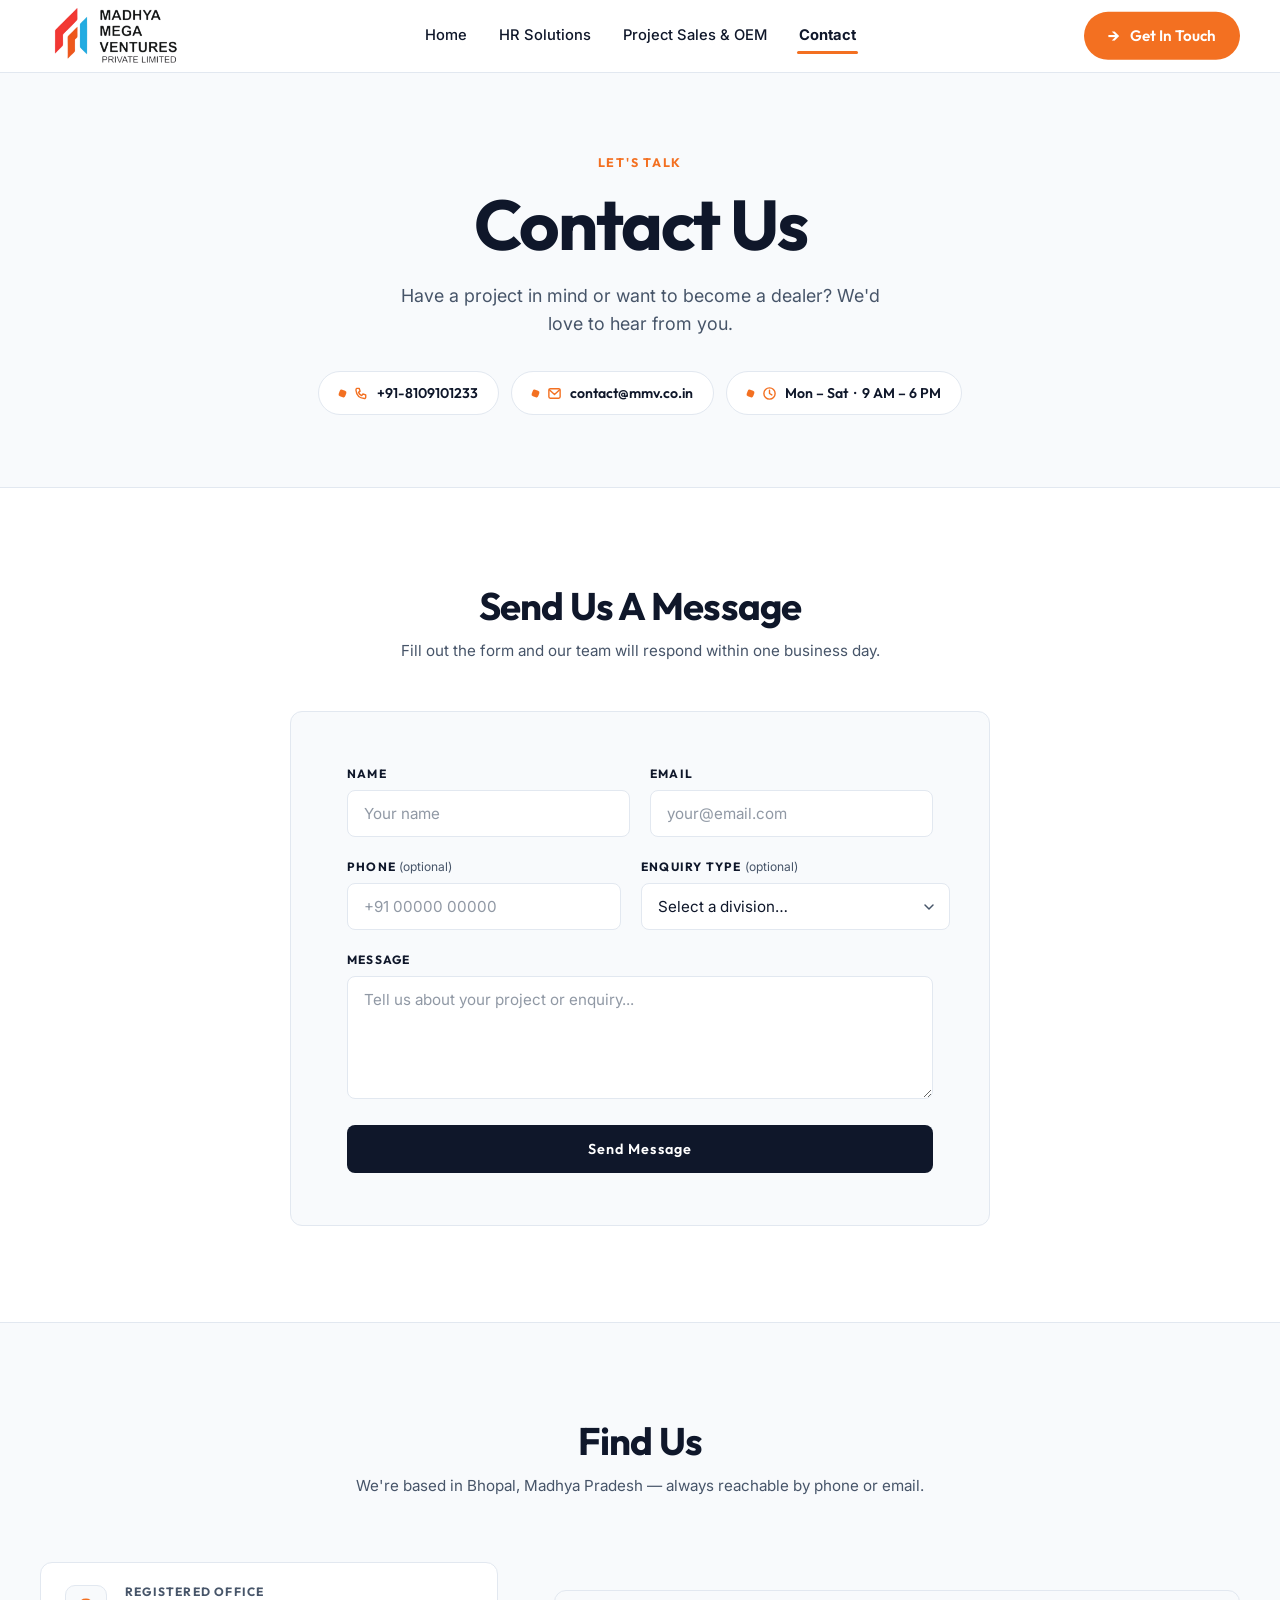
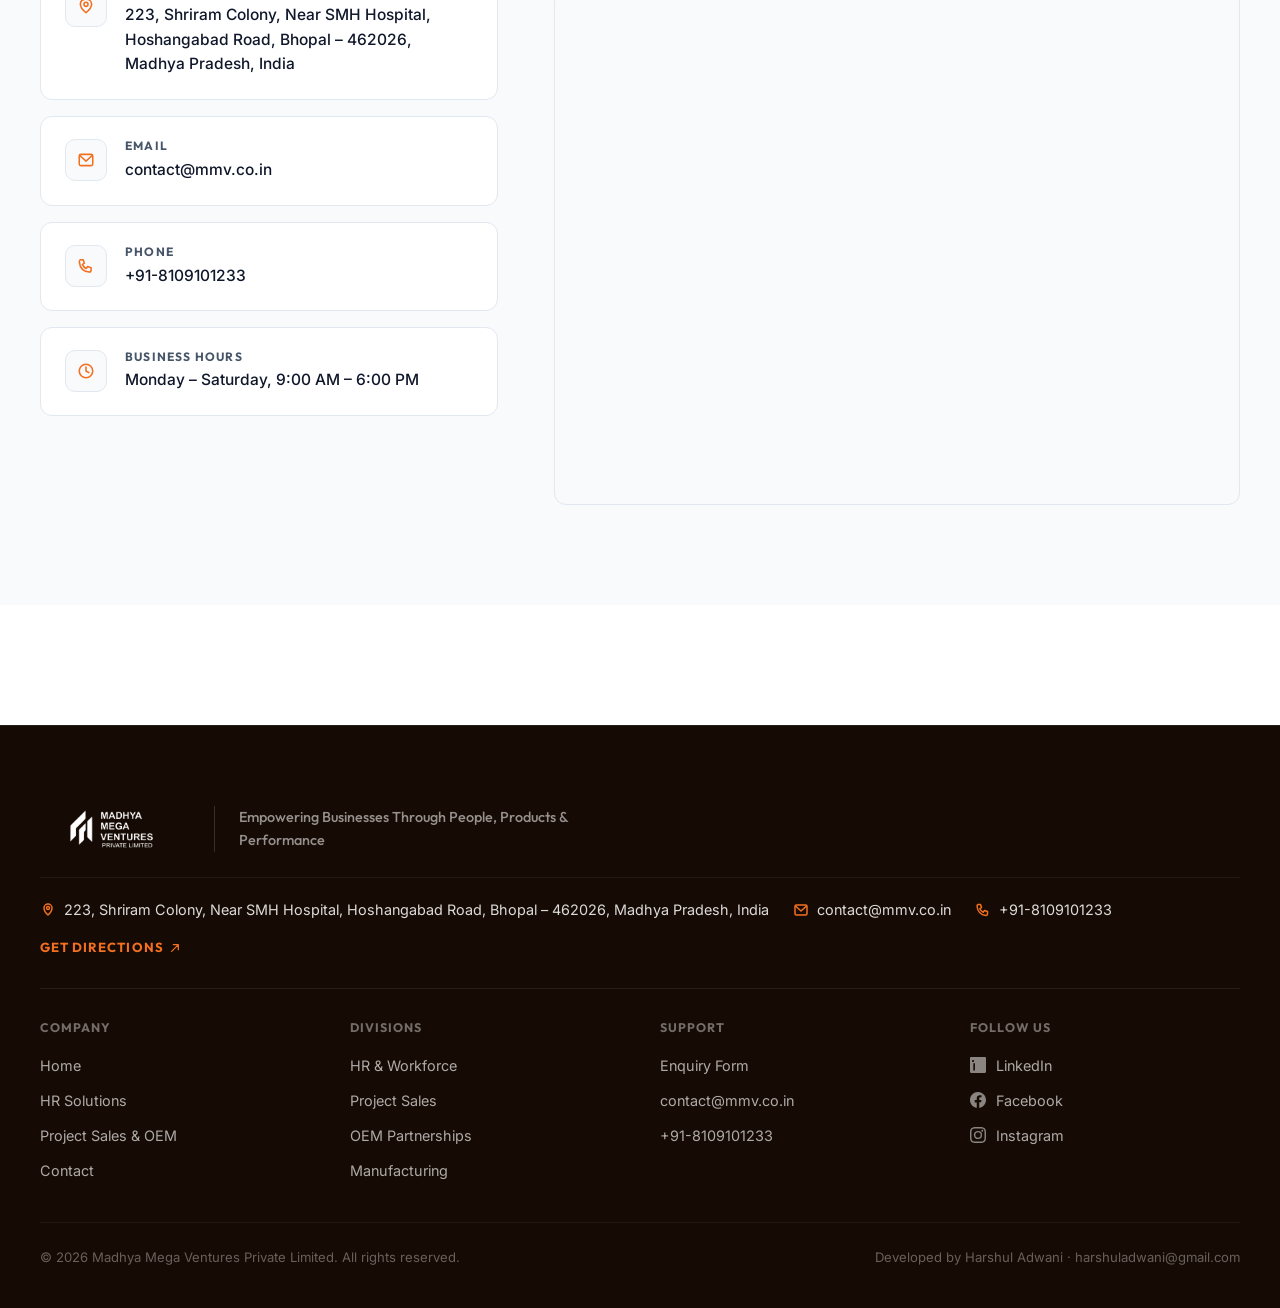
<file: Contact.html>
<!DOCTYPE html>
<html lang="en">
<head>
  <meta charset="UTF-8" />
  <meta name="viewport" content="width=device-width, initial-scale=1.0" />

  <!-- Primary SEO -->
  <title>Contact Us | Madhya Mega Ventures Pvt Ltd (MMVPL) — Bhopal, Madhya Pradesh</title>
  <meta name="description" content="Contact MMVPL for HR &amp; staffing, electrical &amp; hardware project enquiries, OEM partnerships or manufacturing orders. Call +91-8109101233 or email contact@mmv.co.in. Based in Bhopal, MP." />
  <meta name="keywords" content="contact MMVPL, Madhya Mega Ventures contact, HR staffing enquiry Bhopal, electrical project enquiry MP, OEM partnership enquiry, MMVPL Bhopal phone email" />
  <meta name="author" content="Madhya Mega Ventures Private Limited" />
  <meta name="robots" content="index, follow" />

  <!-- Canonical -->
  <link rel="canonical" href="https://mmv.co.in/contact.html" />

  <!-- Open Graph / Facebook -->
  <meta property="og:type" content="website" />
  <meta property="og:url" content="https://mmv.co.in/contact.html" />
  <meta property="og:title" content="Contact Us | MMVPL — Bhopal, Madhya Pradesh" />
  <meta property="og:description" content="Reach out to Madhya Mega Ventures Pvt Ltd for HR &amp; staffing, electrical project sales, OEM procurement, or manufacturing enquiries. Startup India &amp; MSME registered." />
  <meta property="og:image" content="https://mmv.co.in/images/og-contact.jpg" />
  <meta property="og:site_name" content="Madhya Mega Ventures Private Limited" />

  <!-- Twitter Card -->
  <meta name="twitter:card" content="summary_large_image" />
  <meta name="twitter:title" content="Contact Us | MMVPL — Bhopal, Madhya Pradesh" />
  <meta name="twitter:description" content="Reach out to MMVPL for HR &amp; staffing, electrical project sales, OEM procurement, or manufacturing enquiries." />
  <meta name="twitter:image" content="https://mmv.co.in/images/og-contact.jpg" />

  <!-- Schema.org structured data -->
  <script type="application/ld+json">
  {
    "@context": "https://schema.org",
    "@type": "ProfessionalService",
    "name": "Madhya Mega Ventures Private Limited",
    "alternateName": "MMVPL",
    "url": "https://mmv.co.in",
    "logo": "https://mmv.co.in/images/logo-full.png",
    "description": "Startup India recognised &amp; MSME registered company offering HR &amp; workforce solutions, electrical project sales, OEM partnerships and manufacturing in Bhopal, Madhya Pradesh.",
    "address": {
      "@type": "PostalAddress",
      "streetAddress": "223, Shriram Colony, Near SMH Hospital, Hoshangabad Road",
      "addressLocality": "Bhopal",
      "addressRegion": "Madhya Pradesh",
      "postalCode": "462026",
      "addressCountry": "IN"
    },
    "telephone": "+91-8109101233",
    "email": "contact@mmv.co.in",
    "openingHours": "Mo-Sa 09:00-18:00",
    "areaServed": "Madhya Pradesh, India",
    "contactPoint": {
      "@type": "ContactPoint",
      "telephone": "+91-8109101233",
      "contactType": "customer service",
      "availableLanguage": ["English", "Hindi"]
    }
  }
  </script>

  <!-- Favicon -->
  <link rel="icon" type="image/png" sizes="32x32" href="images/favicon.png" />
  <link rel="icon" type="image/png" sizes="16x16" href="images/favicon.png" />
  <link rel="apple-touch-icon" sizes="180x180" href="images/apple-touch-icon.png" />
  <meta name="theme-color" content="#F0871E" />

  <link rel="preconnect" href="https://fonts.googleapis.com">
  <link rel="preconnect" href="https://fonts.gstatic.com" crossorigin>
  <link href="https://fonts.googleapis.com/css2?family=DM+Serif+Display&family=Outfit:wght@500;600;700;800&family=Inter:wght@400;500;600&display=swap" rel="stylesheet">
  <link rel="stylesheet" href="style.css" />
  <link rel="stylesheet" href="contact-page.css" />
</head>
<body data-accent="orange">

  <!-- NAV -->
  <header class="site-header">
    <nav class="nav" aria-label="Primary">
      <a href="index.html" class="brand" aria-label="MMVPL home">
        <img class="brand-mark" src="images/logo-full.png" alt="MMVPL logo" width="160" height="44" loading="eager" />
      </a>
      <ul class="nav-links" role="list">
        <li><a href="index.html">Home</a></li>
        <li><a href="hr-solutions.html">HR Solutions</a></li>
        <li><a href="project-sales-oem.html">Project Sales &amp; OEM</a></li>
        <li><a href="contact.html" aria-current="page">Contact</a></li>
      </ul>
      <a href="contact.html" class="btn btn-accent nav-cta">
        <span class="btn-arrow" aria-hidden="true">→</span>
        Get In Touch
      </a>
      <button class="nav-toggle" aria-label="Open menu" aria-expanded="false" aria-controls="nav-drawer">
        <svg viewBox="0 0 18 18" fill="none"><path d="M2 5h14M2 9h14M2 13h14" stroke="currentColor" stroke-width="1.6" stroke-linecap="round"/></svg>
      </button>
      <div class="nav-drawer" id="nav-drawer" role="dialog" aria-modal="true" aria-label="Mobile navigation">
        <ul role="list">
          <li><a href="index.html">Home</a></li>
          <li><a href="hr-solutions.html">HR Solutions</a></li>
          <li><a href="project-sales-oem.html">Project Sales &amp; OEM</a></li>
          <li><a href="contact.html" aria-current="page">Contact</a></li>
        </ul>
        <a href="contact.html" class="btn btn-accent nav-cta">
          <span class="btn-arrow" aria-hidden="true">→</span>
          Get In Touch
        </a>
      </div>
    </nav>
  </header>

  <main>

    <!-- ============================================================
         HERO
    ============================================================ -->
    <section class="contact-hero">
      <div class="container">
        <p class="contact-eyebrow">Let's Talk</p>
        <h1 class="section-heading">Contact Us</h1>
        <p class="lede">Have a project in mind or want to become a dealer? We'd love to hear from you.</p>
        <div class="hero-chips">
          <a href="tel:+918109101233" class="chip">
            <svg viewBox="0 0 16 16" fill="none" stroke="currentColor" stroke-width="1.5" stroke-linecap="round" stroke-linejoin="round"><path d="M3 2.5L5.5 2.5L6.5 5.5L4.8 6.8C5.5 8.4 6.6 9.5 8.2 10.2L9.5 8.5L12.5 9.5V12C12.5 12.8 11.8 13.5 11 13.4C6 12.9 2.6 9.5 2.1 4.5C2 3.7 2.2 2.9 3 2.5Z"/></svg>
            +91-8109101233
          </a>
          <a href="mailto:contact@mmv.co.in" class="chip">
            <svg viewBox="0 0 16 16" fill="none" stroke="currentColor" stroke-width="1.5" stroke-linecap="round" stroke-linejoin="round"><rect x="2" y="3" width="12" height="10" rx="1.5"/><path d="M2.5 4L8 9L13.5 4"/></svg>
            contact@mmv.co.in
          </a>
          <span class="chip chip-static">
            <svg viewBox="0 0 16 16" fill="none" stroke="currentColor" stroke-width="1.5" stroke-linecap="round" stroke-linejoin="round"><circle cx="8" cy="8" r="6"/><path d="M8 4.5V8L10.5 9.5"/></svg>
            Mon – Sat &nbsp;·&nbsp; 9 AM – 6 PM
          </span>
        </div>
      </div>
    </section>

    <!-- ============================================================
         SECTION 1 — FORM (centred)
    ============================================================ -->
    <section class="form-section">
      <div class="container">
        <div class="form-section-head reveal">
          <h2>Send Us A Message</h2>
          <p>Fill out the form and our team will respond within one business day.</p>
        </div>
        <div class="form-panel reveal">
          <form class="enquiry-form">
            <div class="form-row-split">
              <div class="form-row">
                <label for="name">Name</label>
                <input type="text" id="name" name="name" required autocomplete="name" placeholder="Your name" />
              </div>
              <div class="form-row">
                <label for="email">Email</label>
                <input type="email" id="email" name="email" required autocomplete="email" placeholder="your@email.com" />
              </div>
            </div>
            <div class="form-row-split">
              <div class="form-row">
                <label for="phone">Phone <span class="form-optional">(optional)</span></label>
                <input type="tel" id="phone" name="phone" autocomplete="tel" placeholder="+91 00000 00000" />
              </div>
              <div class="form-row">
                <label for="enquiry-type">Enquiry Type <span class="form-optional">(optional)</span></label>
                <select id="enquiry-type" name="enquiry-type">
                  <option value="" disabled selected>Select a division…</option>
                  <option value="hr">HR &amp; Workforce Solutions</option>
                  <option value="project-sales">Project Sales &amp; Electrical Hardware</option>
                  <option value="oem">OEM Procurement Partnerships</option>
                  <option value="manufacturing">Manufacturing</option>
                  <option value="other">Other / General</option>
                </select>
              </div>
            </div>
            <div class="form-row">
              <label for="message">Message</label>
              <textarea id="message" name="message" rows="5" required placeholder="Tell us about your project or enquiry..."></textarea>
            </div>
            <button type="submit" class="btn btn-primary form-submit-btn">Send Message</button>
            <p class="form-success" hidden role="status">Thanks — your message has been received. We'll be in touch soon.</p>
          </form>
        </div>
      </div>
    </section>

    <hr class="section-divider" />

    <!-- ============================================================
         SECTION 2 — INFO + MAP
    ============================================================ -->
    <section class="info-section">
      <div class="container">
        <div class="info-section-head reveal">
          <h2>Find Us</h2>
          <p>We're based in Bhopal, Madhya Pradesh — always reachable by phone or email.</p>
        </div>
        <div class="info-map-grid">

          <!-- Info cards -->
          <div class="info-cards">
            <div class="info-card reveal d1">
              <div class="info-card-icon">
                <svg viewBox="0 0 16 16" fill="none" stroke="currentColor" stroke-width="1.4" stroke-linecap="round" stroke-linejoin="round"><path d="M8 14C8 14 13 10 13 6.5C13 3.5 10.8 2 8 2C5.2 2 3 3.5 3 6.5C3 10 8 14 8 14Z"/><circle cx="8" cy="6.5" r="1.8"/></svg>
              </div>
              <div class="info-card-body">
                <h4>Registered Office</h4>
                <p>223, Shriram Colony, Near SMH Hospital, Hoshangabad Road, Bhopal – 462026, Madhya Pradesh, India</p>
              </div>
            </div>
            <div class="info-card reveal d2">
              <div class="info-card-icon">
                <svg viewBox="0 0 16 16" fill="none" stroke="currentColor" stroke-width="1.4" stroke-linecap="round" stroke-linejoin="round"><rect x="2" y="3" width="12" height="10" rx="1.5"/><path d="M2.5 4L8 9L13.5 4"/></svg>
              </div>
              <div class="info-card-body">
                <h4>Email</h4>
                <a href="mailto:contact@mmv.co.in">contact@mmv.co.in</a>
              </div>
            </div>
            <div class="info-card reveal d3">
              <div class="info-card-icon">
                <svg viewBox="0 0 16 16" fill="none" stroke="currentColor" stroke-width="1.4" stroke-linecap="round" stroke-linejoin="round"><path d="M3 2.5L5.5 2.5L6.5 5.5L4.8 6.8C5.5 8.4 6.6 9.5 8.2 10.2L9.5 8.5L12.5 9.5V12C12.5 12.8 11.8 13.5 11 13.4C6 12.9 2.6 9.5 2.1 4.5C2 3.7 2.2 2.9 3 2.5Z"/></svg>
              </div>
              <div class="info-card-body">
                <h4>Phone</h4>
                <a href="tel:+918109101233">+91-8109101233</a>
              </div>
            </div>
            <div class="info-card reveal d4">
              <div class="info-card-icon">
                <svg viewBox="0 0 16 16" fill="none" stroke="currentColor" stroke-width="1.4" stroke-linecap="round" stroke-linejoin="round"><circle cx="8" cy="8" r="6"/><path d="M8 4.5V8L10.5 9.5"/></svg>
              </div>
              <div class="info-card-body">
                <h4>Business Hours</h4>
                <p>Monday – Saturday, 9:00 AM – 6:00 PM</p>
              </div>
            </div>
          </div>

          <!-- Map -->
          <div class="map-frame reveal d2">
            <iframe
              title="MMVPL location map — Bhopal, Madhya Pradesh"
              src="https://www.google.com/maps?q=223+Shriram+Colony+Near+SMH+Hospital+Hoshangabad+Road+Bhopal+462026&output=embed"
              loading="lazy"
              referrerpolicy="no-referrer-when-downgrade">
            </iframe>
          </div>

        </div>
      </div>
    </section>

  </main>

  <!-- FOOTER -->
  <footer class="site-footer">
    <div class="container">
      <div class="footer-top">
        <a href="index.html" class="brand" aria-label="MMVPL home">
          <img class="brand-mark" src="images/logo-full.png" alt="Madhya Mega Ventures Private Limited" width="150" height="42" loading="lazy" />
        </a>
        <div class="tagline">Empowering Businesses Through People, Products &amp; Performance</div>
      </div>
      <address class="footer-contact-bar">
        <div class="footer-contact-items">
          <div class="footer-contact-item">
            <svg viewBox="0 0 16 16" fill="none" stroke="currentColor" stroke-width="1.5" stroke-linecap="round" stroke-linejoin="round"><path d="M12 6c0 3.5-4 7-4 7s-4-3.5-4-7a4 4 0 1 1 8 0z"/><circle cx="8" cy="6" r="1.5"/></svg>
            <span>223, Shriram Colony, Near SMH Hospital, Hoshangabad Road, Bhopal – 462026, Madhya Pradesh, India</span>
          </div>
          <div class="footer-contact-item">
            <svg viewBox="0 0 16 16" fill="none" stroke="currentColor" stroke-width="1.5" stroke-linecap="round" stroke-linejoin="round"><rect x="2" y="3" width="12" height="10" rx="1.5"/><path d="M2.5 4L8 9L13.5 4"/></svg>
            <a href="mailto:contact@mmv.co.in">contact@mmv.co.in</a>
          </div>
          <div class="footer-contact-item">
            <svg viewBox="0 0 16 16" fill="none" stroke="currentColor" stroke-width="1.5" stroke-linecap="round" stroke-linejoin="round"><path d="M3 2.5L5.5 2.5L6.5 5.5L4.8 6.8C5.5 8.4 6.6 9.5 8.2 10.2L9.5 8.5L12.5 9.5V12C12.5 12.8 11.8 13.5 11 13.4C6 12.9 2.6 9.5 2.1 4.5C2 3.7 2.2 2.9 3 2.5Z"/></svg>
            <a href="tel:+918109101233">+91-8109101233</a>
          </div>
        </div>
        <a href="https://maps.google.com/?q=223+Shriram+Colony+Near+SMH+Hospital+Hoshangabad+Road+Bhopal+462026" target="_blank" rel="noopener noreferrer" class="get-directions-btn" aria-label="Get directions to MMVPL office in Bhopal (opens Google Maps)">
          Get Directions
          <svg viewBox="0 0 12 12" fill="none" stroke="currentColor" stroke-width="1.5"><path d="M2 10L10 2M10 2H4M10 2V8" stroke-linecap="round" stroke-linejoin="round"/></svg>
        </a>
      </address>
      <hr class="footer-divider" />
      <div class="footer-cols">
        <div class="footer-col">
          <h4>Company</h4>
          <ul role="list">
            <li><a href="index.html">Home</a></li>
            <li><a href="hr-solutions.html">HR Solutions</a></li>
            <li><a href="project-sales-oem.html">Project Sales &amp; OEM</a></li>
            <li><a href="contact.html">Contact</a></li>
          </ul>
        </div>
        <div class="footer-col">
          <h4>Divisions</h4>
          <ul role="list">
            <li><a href="hr-solutions.html">HR &amp; Workforce</a></li>
            <li><a href="project-sales-oem.html">Project Sales</a></li>
            <li><a href="project-sales-oem.html">OEM Partnerships</a></li>
            <li><a href="project-sales-oem.html">Manufacturing</a></li>
          </ul>
        </div>
        <div class="footer-col">
          <h4>Support</h4>
          <ul role="list">
            <li><a href="contact.html">Enquiry Form</a></li>
            <li><a href="mailto:contact@mmv.co.in">contact@mmv.co.in</a></li>
            <li><a href="tel:+918109101233">+91-8109101233</a></li>
          </ul>
        </div>
        <div class="footer-col">
          <h4>Follow Us</h4>
          <ul role="list">
            <li>
              <a href="https://www.linkedin.com/company/mmvpl" class="social-link" target="_blank" rel="noopener noreferrer" aria-label="MMVPL on LinkedIn (opens in new tab)">
                <svg viewBox="0 0 16 16" fill="currentColor" aria-hidden="true"><path d="M0 1.146C0 .513.526 0 1.175 0h13.65C15.474 0 16 .513 16 1.146v13.708c0 .633-.526 1.146-1.175 1.146H1.175C.526 16 0 15.487 0 14.854V1.146zm4.943 12.248V6.169H3.3V13.39h1.643zm-1.88-8.29c.566 0 1.02-.454 1.02-1.02 0-.565-.454-1.018-1.02-1.018-.566 0-1.019.453-1.019 1.019 0 .566.453 1.02 1.019 1.02zM13.39 13.39h-1.643V10.8c0-.617-.012-1.412-.86-1.412-.86 0-.992.673-.992 1.368v2.634H8.252V6.169h1.578v.981h.022c.22-.416.757-.854 1.554-.854 1.663 0 1.97 1.095 1.97 2.518v4.576z"/></svg>
                <span>LinkedIn</span>
              </a>
            </li>
            <li>
              <a href="https://www.facebook.com/mmvpl" class="social-link" target="_blank" rel="noopener noreferrer" aria-label="MMVPL on Facebook (opens in new tab)">
                <svg viewBox="0 0 16 16" fill="currentColor" aria-hidden="true"><path d="M16 8.049c0-4.446-3.582-8.05-8-8.05C3.58 0-.02 3.603-.02 8.05c0 4.017 2.926 7.347 6.75 7.951v-5.625h-2.03V8.05H6.73V6.275c0-2.017 1.194-3.136 3.028-3.136.878 0 1.8.158 1.8.158v1.97h-1.009c-.993 0-1.303.621-1.303 1.258v1.51h2.218l-.354 2.326H9.25V16c3.824-.604 6.75-3.934 6.75-7.951z"/></svg>
                <span>Facebook</span>
              </a>
            </li>
            <li>
              <a href="https://www.instagram.com/mmvpl" class="social-link" target="_blank" rel="noopener noreferrer" aria-label="MMVPL on Instagram (opens in new tab)">
                <svg viewBox="0 0 16 16" fill="currentColor" aria-hidden="true"><path d="M8 0C5.829 0 5.556.01 4.703.048 3.85.088 3.269.222 2.76.42a3.917 3.917 0 0 0-1.417.923A3.917 3.917 0 0 0 .42 2.76C.222 3.268.087 3.85.048 4.7.01 5.555 0 5.827 0 8.001c0 2.172.01 2.444.048 3.297.04.852.174 1.433.372 1.942.205.526.478.972.923 1.417.444.445.89.719 1.416.923.51.198 1.09.333 1.942.372C5.555 15.99 5.827 16 8 16s2.444-.01 3.298-.048c.851-.04 1.434-.174 1.943-.372a3.916 3.916 0 0 0 1.416-.923c.445-.445.718-.891.923-1.417.197-.509.332-1.09.372-1.942C15.99 10.445 16 10.173 16 8s-.01-2.445-.048-3.299c-.04-.851-.175-1.433-.372-1.941a3.926 3.926 0 0 0-.923-1.417A3.911 3.911 0 0 0 13.24.42c-.51-.198-1.092-.333-1.943-.372C10.443.01 10.172 0 7.998 0h.003zm-.717 1.442h.718c2.136 0 2.389.007 3.232.046.78.035 1.204.166 1.486.275.373.145.64.319.92.599.28.28.453.546.598.92.11.281.24.705.275 1.485.039.843.047 1.096.047 3.231s-.008 2.389-.047 3.232c-.035.78-.166 1.203-.275 1.485a2.47 2.47 0 0 1-.599.919c-.28.28-.546.453-.92.598-.28.11-.704.24-1.485.276-.843.038-1.096.047-3.232.047s-2.39-.009-3.233-.047c-.78-.036-1.203-.166-1.485-.276a2.478 2.478 0 0 1-.92-.598 2.48 2.48 0 0 1-.6-.92c-.109-.281-.24-.705-.275-1.485-.038-.843-.046-1.096-.046-3.233 0-2.136.008-2.388.046-3.231.036-.78.166-1.204.276-1.486.145-.373.319-.64.599-.92.28-.28.546-.453.92-.598.282-.11.705-.24 1.485-.276.738-.034 1.024-.044 2.515-.045v.002zm4.988 1.328a.96.96 0 1 0 0 1.92.96.96 0 0 0 0-1.92zm-4.27 1.122a4.109 4.109 0 1 0 0 8.217 4.109 4.109 0 0 0 0-8.217zm0 1.441a2.667 2.667 0 1 1 0 5.334 2.667 2.667 0 0 1 0-5.334z"/></svg>
                <span>Instagram</span>
              </a>
            </li>
          </ul>
        </div>
      </div>
      <div class="footer-bottom">
        <span>&copy; 2026 Madhya Mega Ventures Private Limited. All rights reserved.</span>
        <span>Developed by <span class="developer-credit">Harshul Adwani</span> &middot;<a href="mailto:harshuladwani@gmail.com" class="footer-dev-email"> harshuladwani@gmail.com</a></span>
      </div>
    </div>
  </footer>

  <script src="script.js"></script>
</body>
</html>
</file>
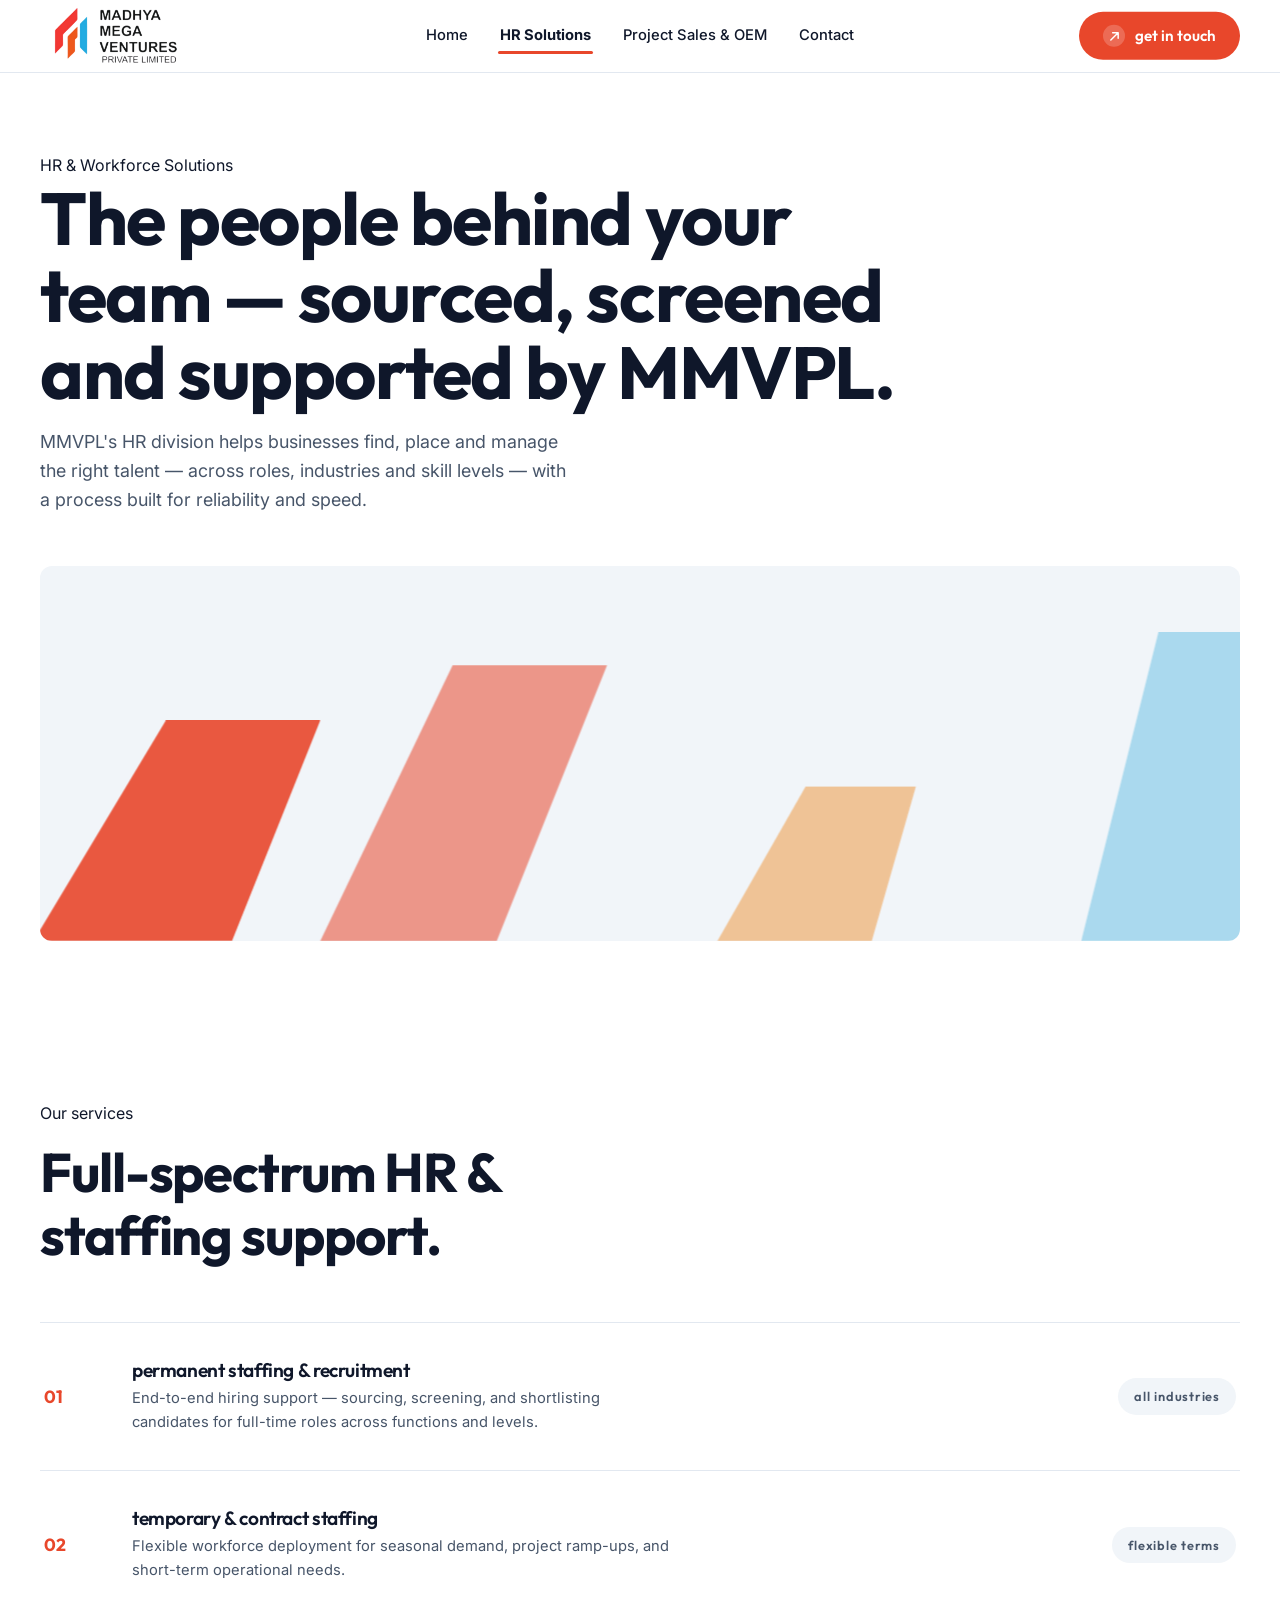
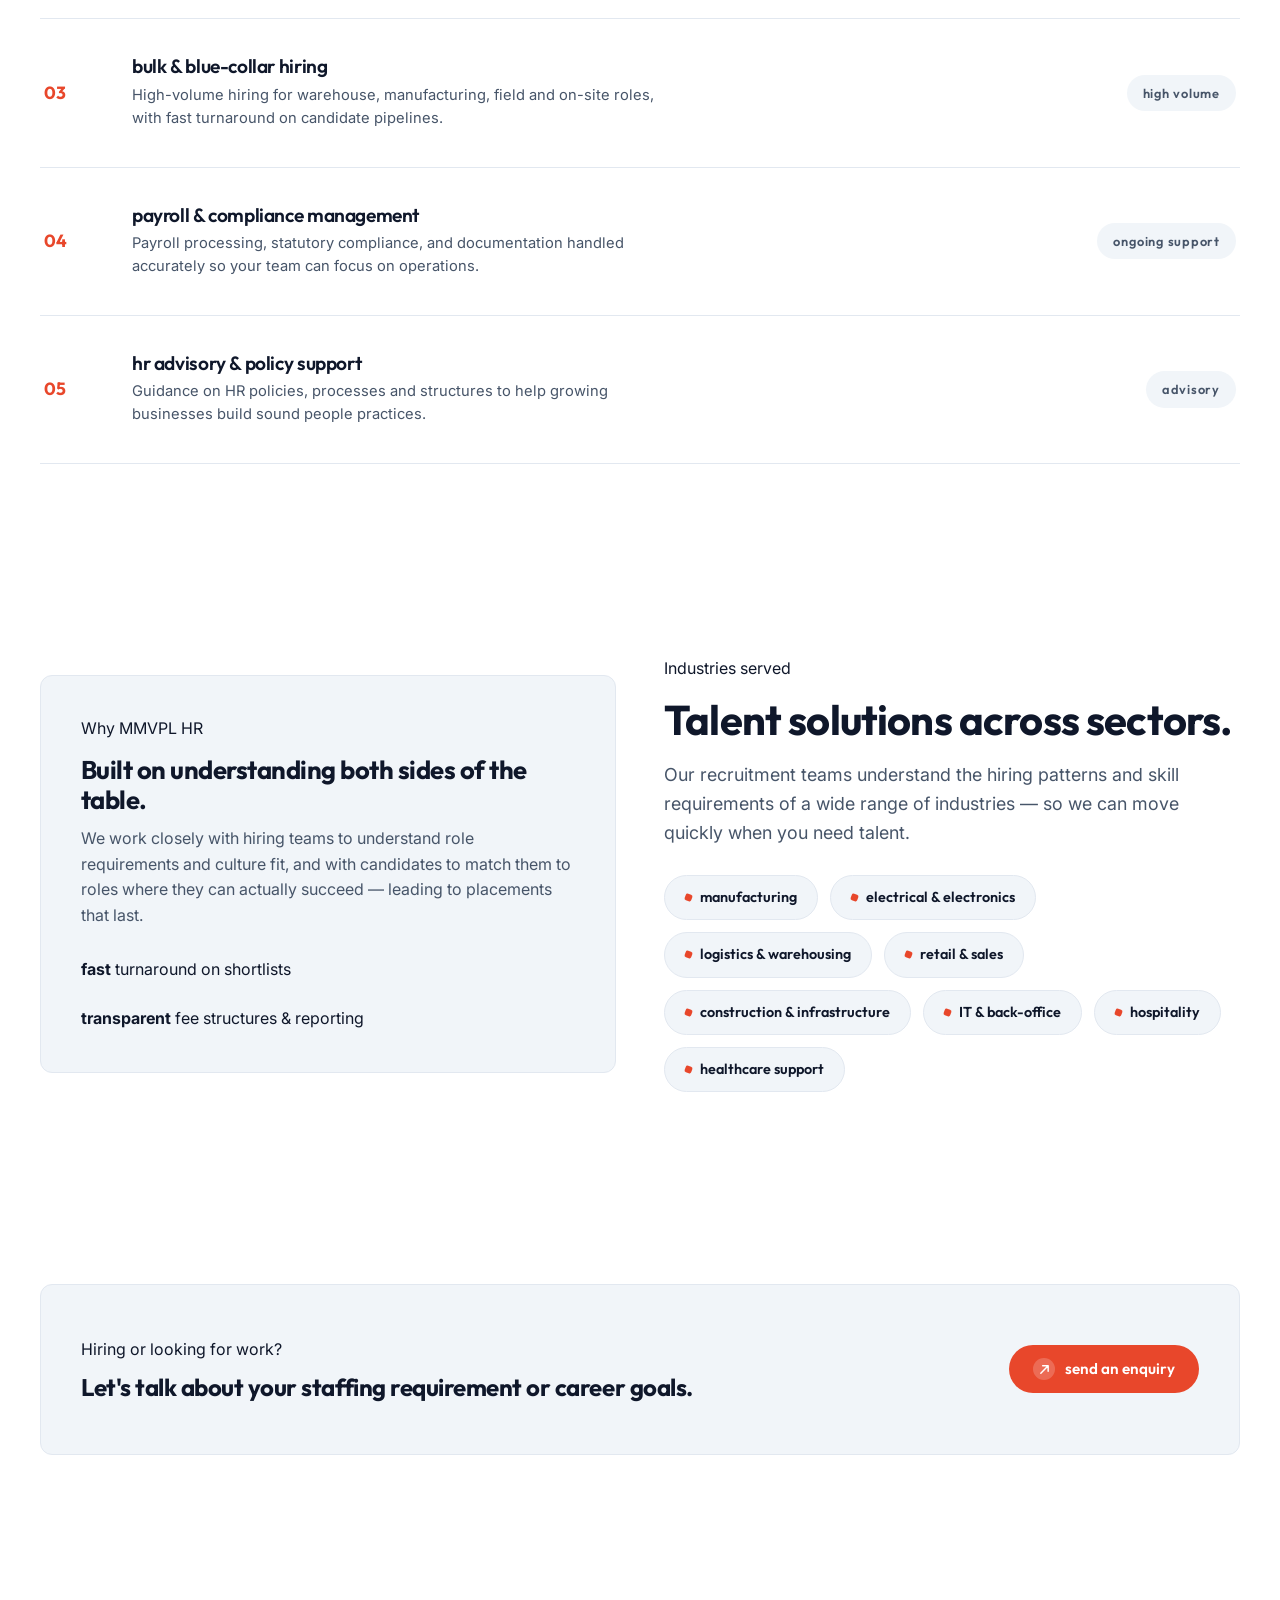
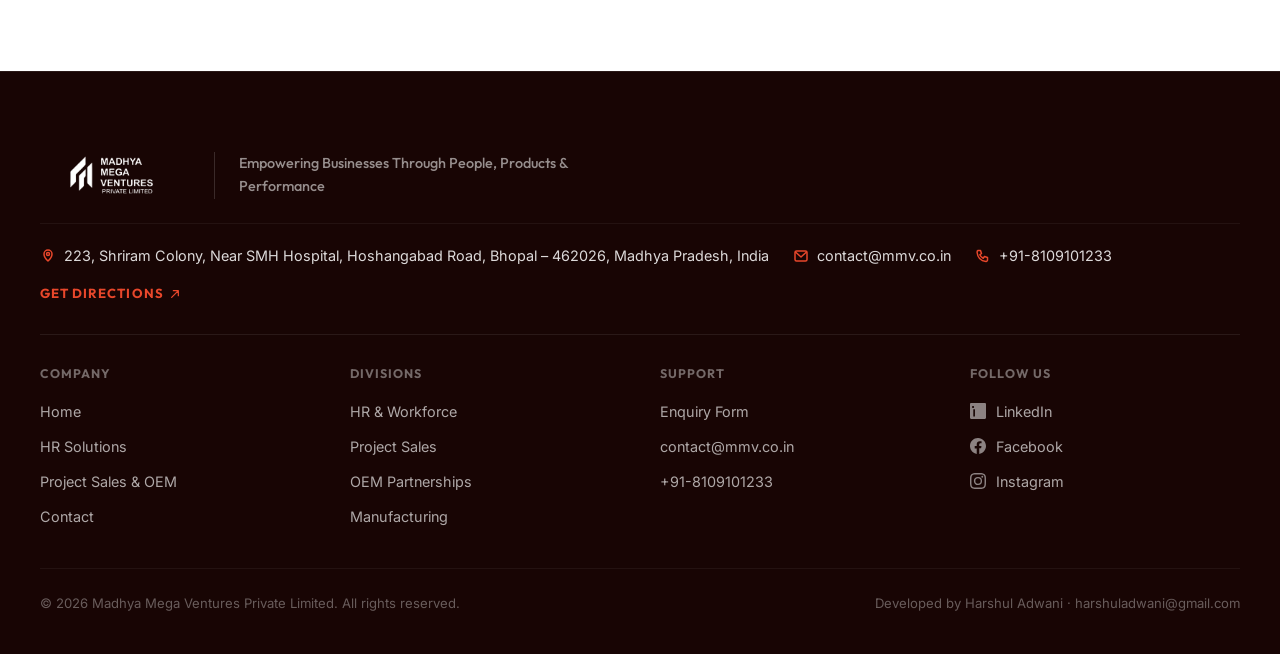
<file: hr-solutions.html>
<!DOCTYPE html>
<html lang="en">
<head>
  <meta charset="UTF-8" />
  <meta name="viewport" content="width=device-width, initial-scale=1.0" />

  <!-- Primary SEO -->
  <title>HR Solutions &amp; Workforce Staffing | Madhya Mega Ventures Pvt Ltd (MMVPL) — Bhopal, MP</title>
  <meta name="description" content="MMVPL offers end-to-end HR &amp; workforce solutions in Madhya Pradesh — permanent staffing, contract hiring, bulk manpower, payroll compliance, and HR advisory. Contact us at +91-8109101233." />
  <meta name="keywords" content="HR solutions Bhopal, staffing agency Madhya Pradesh, manpower supply MP, payroll management Bhopal, recruitment agency Bhopal, MMVPL, Madhya Mega Ventures" />
  <meta name="author" content="Madhya Mega Ventures Private Limited" />
  <meta name="robots" content="index, follow" />

  <!-- Canonical -->
  <link rel="canonical" href="https://mmv.co.in/hr-solutions.html" />

  <!-- Open Graph / Facebook -->
  <meta property="og:type" content="website" />
  <meta property="og:url" content="https://mmv.co.in/hr-solutions.html" />
  <meta property="og:title" content="HR Solutions &amp; Workforce Staffing | MMVPL Bhopal" />
  <meta property="og:description" content="Permanent staffing, contract hiring, bulk manpower, payroll compliance and HR advisory for businesses across Madhya Pradesh. Startup India &amp; MSME registered." />
  <meta property="og:image" content="https://mmv.co.in/images/og-hr-solutions.jpg" />
  <meta property="og:site_name" content="Madhya Mega Ventures Private Limited" />

  <!-- Twitter Card -->
  <meta name="twitter:card" content="summary_large_image" />
  <meta name="twitter:title" content="HR Solutions &amp; Workforce Staffing | MMVPL Bhopal" />
  <meta name="twitter:description" content="Permanent staffing, contract hiring, bulk manpower, payroll compliance and HR advisory for businesses across Madhya Pradesh." />
  <meta name="twitter:image" content="https://mmv.co.in/images/og-hr-solutions.jpg" />

  <!-- Schema.org structured data -->
  <script type="application/ld+json">
  {
    "@context": "https://schema.org",
    "@type": "ProfessionalService",
    "name": "Madhya Mega Ventures Private Limited",
    "alternateName": "MMVPL",
    "url": "https://mmv.co.in",
    "logo": "https://mmv.co.in/images/logo-full.png",
    "description": "Startup India recognised &amp; MSME registered company offering HR &amp; workforce solutions, electrical project sales and OEM partnerships in Bhopal, Madhya Pradesh.",
    "address": {
      "@type": "PostalAddress",
      "streetAddress": "223, Shriram Colony, Near SMH Hospital, Hoshangabad Road",
      "addressLocality": "Bhopal",
      "addressRegion": "Madhya Pradesh",
      "postalCode": "462026",
      "addressCountry": "IN"
    },
    "telephone": "+91-8109101233",
    "email": "contact@mmv.co.in",
    "openingHours": "Mo-Sa 09:00-18:00",
    "areaServed": "Madhya Pradesh, India",
    "serviceType": ["HR Solutions", "Workforce Staffing", "Payroll Management", "Recruitment"]
  }
  </script>

  <!-- Favicon -->
  <link rel="icon" type="image/png" sizes="32x32" href="images/favicon.png" />
  <link rel="icon" type="image/png" sizes="16x16" href="images/favicon.png" />
  <link rel="apple-touch-icon" sizes="180x180" href="images/apple-touch-icon.png" />
  <meta name="theme-color" content="#F0871E" />

  <link rel="preconnect" href="https://fonts.googleapis.com">
  <link rel="preconnect" href="https://fonts.gstatic.com" crossorigin>
  <link href="https://fonts.googleapis.com/css2?family=Outfit:wght@500;600;700;800&family=Inter:wght@400;500;600&display=swap" rel="stylesheet">
  <link rel="stylesheet" href="style.css" />
</head>
<body data-accent="red">

  <!-- ============================================================
       HEADER / NAV
       ============================================================ -->
  <header class="site-header">
    <nav class="nav" aria-label="Primary">
      <a href="index.html" class="brand" aria-label="MMVPL home">
        <img class="brand-mark" src="images/logo-full.png" alt="MMVPL logo" width="160" height="44" loading="eager" />
      </a>

      <ul class="nav-links" role="list">
        <li><a href="index.html">Home</a></li>
        <li><a href="hr-solutions.html" aria-current="page">HR Solutions</a></li>
        <li><a href="project-sales-oem.html">Project Sales &amp; OEM</a></li>
        <li><a href="contact.html">Contact</a></li>
      </ul>

      <a href="contact.html" class="btn btn-accent nav-cta">
        <span class="btn-icon" aria-hidden="true">
          <svg viewBox="0 0 12 12" fill="none"><path d="M2 10L10 2M10 2H4M10 2V8" stroke="currentColor" stroke-width="1.6" stroke-linecap="round" stroke-linejoin="round"/></svg>
        </span>
        get in touch
      </a>

      <button class="nav-toggle" aria-label="Open menu" aria-expanded="false" aria-controls="nav-drawer">
        <svg viewBox="0 0 18 18" fill="none"><path d="M2 5h14M2 9h14M2 13h14" stroke="currentColor" stroke-width="1.6" stroke-linecap="round"/></svg>
      </button>

      <div class="nav-drawer" id="nav-drawer" role="dialog" aria-modal="true" aria-label="Mobile navigation">
        <ul role="list">
          <li><a href="index.html">Home</a></li>
          <li><a href="hr-solutions.html" aria-current="page">HR Solutions</a></li>
          <li><a href="project-sales-oem.html">Project Sales &amp; OEM</a></li>
          <li><a href="contact.html">Contact</a></li>
        </ul>
        <a href="contact.html" class="btn btn-accent nav-cta">
          <span class="btn-icon" aria-hidden="true">
            <svg viewBox="0 0 12 12" fill="none"><path d="M2 10L10 2M10 2H4M10 2V8" stroke="currentColor" stroke-width="1.6" stroke-linecap="round" stroke-linejoin="round"/></svg>
          </span>
          get in touch
        </a>
      </div>
    </nav>
  </header>

  <main>

    <!-- ============================================================
         PAGE HERO
         ============================================================ -->
    <section class="page-hero">
      <div class="container">
        <span class="eyebrow">HR &amp; Workforce Solutions</span>
        <h1>The people behind your team — sourced, screened and supported by MMVPL.</h1>
        <p class="lede">MMVPL's HR division helps businesses find, place and manage the right talent — across roles, industries and skill levels — with a process built for reliability and speed.</p>

        <div class="page-hero-visual" aria-hidden="true">
          <svg viewBox="0 0 1100 340" fill="none" xmlns="http://www.w3.org/2000/svg" width="100%" height="100%" preserveAspectRatio="xMidYMid slice">
            <rect width="1100" height="340" fill="var(--card)"/>
            <g opacity="0.9">
              <path d="M0 340 L120 140 L260 140 L180 340 Z" fill="#E8472B"/>
              <path d="M260 340 L380 90 L520 90 L420 340 Z" fill="#E8472B" opacity="0.6"/>
              <path d="M620 340 L700 200 L800 200 L760 340 Z" fill="#F0871E" opacity="0.5"/>
              <path d="M950 340 L1020 60 L1100 60 L1100 340 Z" fill="#2BA9D9" opacity="0.4"/>
            </g>
          </svg>
        </div>
      </div>
    </section>

    <!-- ============================================================
         SERVICES (row list)
         ============================================================ -->
    <section class="section" id="services">
      <div class="container">
        <div class="section-head">
          <span class="eyebrow">Our services</span>
          <h2>Full-spectrum HR &amp; staffing support.</h2>
        </div>

        <div class="row-list">

          <div class="row-item">
            <span class="row-index">01</span>
            <div class="row-body">
              <h3>permanent staffing &amp; recruitment</h3>
              <p>End-to-end hiring support — sourcing, screening, and shortlisting candidates for full-time roles across functions and levels.</p>
            </div>
            <span class="row-tag">all industries</span>
          </div>

          <div class="row-item">
            <span class="row-index">02</span>
            <div class="row-body">
              <h3>temporary &amp; contract staffing</h3>
              <p>Flexible workforce deployment for seasonal demand, project ramp-ups, and short-term operational needs.</p>
            </div>
            <span class="row-tag">flexible terms</span>
          </div>

          <div class="row-item">
            <span class="row-index">03</span>
            <div class="row-body">
              <h3>bulk &amp; blue-collar hiring</h3>
              <p>High-volume hiring for warehouse, manufacturing, field and on-site roles, with fast turnaround on candidate pipelines.</p>
            </div>
            <span class="row-tag">high volume</span>
          </div>

          <div class="row-item">
            <span class="row-index">04</span>
            <div class="row-body">
              <h3>payroll &amp; compliance management</h3>
              <p>Payroll processing, statutory compliance, and documentation handled accurately so your team can focus on operations.</p>
            </div>
            <span class="row-tag">ongoing support</span>
          </div>

          <div class="row-item">
            <span class="row-index">05</span>
            <div class="row-body">
              <h3>hr advisory &amp; policy support</h3>
              <p>Guidance on HR policies, processes and structures to help growing businesses build sound people practices.</p>
            </div>
            <span class="row-tag">advisory</span>
          </div>

        </div>
      </div>
    </section>

    <!-- ============================================================
         INDUSTRIES SERVED
         ============================================================ -->
    <section class="section" id="industries">
      <div class="container split split-reverse">
        <div>
          <span class="eyebrow">Industries served</span>
          <h2 class="split-heading">Talent solutions across sectors.</h2>
          <p class="lede mt-18">Our recruitment teams understand the hiring patterns and skill requirements of a wide range of industries — so we can move quickly when you need talent.</p>
          <div class="chip-cloud mt-28">
            <span class="chip">manufacturing</span>
            <span class="chip">electrical &amp; electronics</span>
            <span class="chip">logistics &amp; warehousing</span>
            <span class="chip">retail &amp; sales</span>
            <span class="chip">construction &amp; infrastructure</span>
            <span class="chip">IT &amp; back-office</span>
            <span class="chip">hospitality</span>
            <span class="chip">healthcare support</span>
          </div>
        </div>
        <div class="panel">
          <span class="eyebrow">Why MMVPL HR</span>
          <h3 class="mt-14">Built on understanding both sides of the table.</h3>
          <p class="mt-12">We work closely with hiring teams to understand role requirements and culture fit, and with candidates to match them to roles where they can actually succeed — leading to placements that last.</p>
          <div class="flex-gap-24 mt-28">
            <div class="hero-stat">
              <strong>fast</strong>
              <span>turnaround on shortlists</span>
            </div>
            <div class="hero-stat">
              <strong>transparent</strong>
              <span>fee structures &amp; reporting</span>
            </div>
          </div>
        </div>
      </div>
    </section>

    <!-- ============================================================
         CTA BAND
         ============================================================ -->
    <section class="section">
      <div class="container">
        <div class="cta-band">
          <div>
            <span class="eyebrow">Hiring or looking for work?</span>
            <h2 class="mt-12">Let's talk about your staffing requirement or career goals.</h2>
          </div>
          <a href="contact.html" class="btn btn-accent">
            <span class="btn-icon" aria-hidden="true">
              <svg viewBox="0 0 12 12" fill="none"><path d="M2 10L10 2M10 2H4M10 2V8" stroke="currentColor" stroke-width="1.6" stroke-linecap="round" stroke-linejoin="round"/></svg>
            </span>
            send an enquiry
          </a>
        </div>
      </div>
    </section>

  </main>

  <!-- ============================================================
       FOOTER
       ============================================================ -->
  <footer class="site-footer">
    <div class="container">
      
      <!-- Footer Top Brand Row -->
      <div class="footer-top">
        <a href="index.html" class="brand" aria-label="MMVPL home">
          <img class="brand-mark" src="images/logo-full.png" alt="Madhya Mega Ventures Private Limited" width="150" height="42" loading="lazy" />
        </a>
        <div class="tagline">
          Empowering Businesses Through People, Products &amp; Performance
        </div>
      </div>

      <!-- Footer Middle Contact Row -->
      <address class="footer-contact-bar">
        <div class="footer-contact-items">
          <div class="footer-contact-item">
            <svg viewBox="0 0 16 16" fill="none" stroke="currentColor" stroke-width="1.5" stroke-linecap="round" stroke-linejoin="round">
              <path d="M12 6c0 3.5-4 7-4 7s-4-3.5-4-7a4 4 0 1 1 8 0z" />
              <circle cx="8" cy="6" r="1.5" />
            </svg>
            <span>223, Shriram Colony, Near SMH Hospital, Hoshangabad Road, Bhopal – 462026, Madhya Pradesh, India</span>
          </div>
          <div class="footer-contact-item">
            <svg viewBox="0 0 16 16" fill="none" stroke="currentColor" stroke-width="1.5" stroke-linecap="round" stroke-linejoin="round">
              <rect x="2" y="3" width="12" height="10" rx="1.5" />
              <path d="M2.5 4L8 9L13.5 4" />
            </svg>
            <a href="mailto:contact@mmv.co.in">contact@mmv.co.in</a>
          </div>
          <div class="footer-contact-item">
            <svg viewBox="0 0 16 16" fill="none" stroke="currentColor" stroke-width="1.5" stroke-linecap="round" stroke-linejoin="round">
              <path d="M3 2.5L5.5 2.5L6.5 5.5L4.8 6.8C5.5 8.4 6.6 9.5 8.2 10.2L9.5 8.5L12.5 9.5V12C12.5 12.8 11.8 13.5 11 13.4C6 12.9 2.6 9.5 2.1 4.5C2 3.7 2.2 2.9 3 2.5Z" />
            </svg>
            <a href="tel:+918109101233">+91-8109101233</a>
          </div>
        </div>
        <a href="https://maps.google.com/?q=223+Shriram+Colony+Near+SMH+Hospital+Hoshangabad+Road+Bhopal+462026" target="_blank" rel="noopener noreferrer" class="get-directions-btn" aria-label="Get directions to MMVPL office in Bhopal (opens Google Maps)">
          Get Directions 
          <svg viewBox="0 0 12 12" fill="none" stroke="currentColor" stroke-width="1.5">
            <path d="M2 10L10 2M10 2H4M10 2V8" stroke-linecap="round" stroke-linejoin="round"/>
          </svg>
        </a>
      </address>

      <hr class="footer-divider" />

      <!-- Footer Columns Grid -->
      <div class="footer-cols">
        <div class="footer-col">
          <h4>Company</h4>
          <ul role="list">
            <li><a href="index.html">Home</a></li>
            <li><a href="hr-solutions.html">HR Solutions</a></li>
            <li><a href="project-sales-oem.html">Project Sales &amp; OEM</a></li>
            <li><a href="contact.html">Contact</a></li>
          </ul>
        </div>
        <div class="footer-col">
          <h4>Divisions</h4>
          <ul role="list">
            <li><a href="hr-solutions.html">HR &amp; Workforce</a></li>
            <li><a href="project-sales-oem.html">Project Sales</a></li>
            <li><a href="project-sales-oem.html">OEM Partnerships</a></li>
            <li><a href="project-sales-oem.html">Manufacturing</a></li>
          </ul>
        </div>
        <div class="footer-col">
          <h4>Support</h4>
          <ul role="list">
            <li><a href="contact.html">Enquiry Form</a></li>
            <li><a href="mailto:contact@mmv.co.in">contact@mmv.co.in</a></li>
            <li><a href="tel:+918109101233">+91-8109101233</a></li>
          </ul>
        </div>
        <div class="footer-col">
          <h4>Follow Us</h4>
          <ul role="list">
            <li>
              <a href="https://www.linkedin.com/company/mmvpl" class="social-link" target="_blank" rel="noopener noreferrer" aria-label="MMVPL on LinkedIn (opens in new tab)">
                <svg viewBox="0 0 16 16" fill="currentColor" aria-hidden="true">
                  <path d="M0 1.146C0 .513.526 0 1.175 0h13.65C15.474 0 16 .513 16 1.146v13.708c0 .633-.526 1.146-1.175 1.146H1.175C.526 16 0 15.487 0 14.854V1.146zm4.943 12.248V6.169H3.3V13.39h1.643zm-1.88-8.29c.566 0 1.02-.454 1.02-1.02 0-.565-.454-1.018-1.02-1.018-.566 0-1.019.453-1.019 1.019 0 .566.453 1.02 1.019 1.02zM13.39 13.39h-1.643V10.8c0-.617-.012-1.412-.86-1.412-.86 0-.992.673-.992 1.368v2.634H8.252V6.169h1.578v.981h.022c.22-.416.757-.854 1.554-.854 1.663 0 1.97 1.095 1.97 2.518v4.576z"/>
                </svg>
                <span>LinkedIn</span>
              </a>
            </li>
            <li>
              <a href="https://www.facebook.com/mmvpl" class="social-link" target="_blank" rel="noopener noreferrer" aria-label="MMVPL on Facebook (opens in new tab)">
                <svg viewBox="0 0 16 16" fill="currentColor" aria-hidden="true">
                  <path d="M16 8.049c0-4.446-3.582-8.05-8-8.05C3.58 0-.02 3.603-.02 8.05c0 4.017 2.926 7.347 6.75 7.951v-5.625h-2.03V8.05H6.73V6.275c0-2.017 1.194-3.136 3.028-3.136.878 0 1.8.158 1.8.158v1.97h-1.009c-.993 0-1.303.621-1.303 1.258v1.51h2.218l-.354 2.326H9.25V16c3.824-.604 6.75-3.934 6.75-7.951z"/>
                </svg>
                <span>Facebook</span>
              </a>
            </li>
            <li>
              <a href="https://www.instagram.com/mmvpl" class="social-link" target="_blank" rel="noopener noreferrer" aria-label="MMVPL on Instagram (opens in new tab)">
                <svg viewBox="0 0 16 16" fill="currentColor" aria-hidden="true">
                  <path d="M8 0C5.829 0 5.556.01 4.703.048 3.85.088 3.269.222 2.76.42a3.917 3.917 0 0 0-1.417.923A3.917 3.917 0 0 0 .42 2.76C.222 3.268.087 3.85.048 4.7.01 5.555 0 5.827 0 8.001c0 2.172.01 2.444.048 3.297.04.852.174 1.433.372 1.942.205.526.478.972.923 1.417.444.445.89.719 1.416.923.51.198 1.09.333 1.942.372C5.555 15.99 5.827 16 8 16s2.444-.01 3.298-.048c.851-.04 1.434-.174 1.943-.372a3.916 3.916 0 0 0 1.416-.923c.445-.445.718-.891.923-1.417.197-.509.332-1.09.372-1.942C15.99 10.445 16 10.173 16 8s-.01-2.445-.048-3.299c-.04-.851-.175-1.433-.372-1.941a3.926 3.926 0 0 0-.923-1.417A3.911 3.911 0 0 0 13.24.42c-.51-.198-1.092-.333-1.943-.372C10.443.01 10.172 0 7.998 0h.003zm-.717 1.442h.718c2.136 0 2.389.007 3.232.046.78.035 1.204.166 1.486.275.373.145.64.319.92.599.28.28.453.546.598.92.11.281.24.705.275 1.485.039.843.047 1.096.047 3.231s-.008 2.389-.047 3.232c-.035.78-.166 1.203-.275 1.485a2.47 2.47 0 0 1-.599.919c-.28.28-.546.453-.92.598-.28.11-.704.24-1.485.276-.843.038-1.096.047-3.232.047s-2.39-.009-3.233-.047c-.78-.036-1.203-.166-1.485-.276a2.478 2.478 0 0 1-.92-.598 2.48 2.48 0 0 1-.6-.92c-.109-.281-.24-.705-.275-1.485-.038-.843-.046-1.096-.046-3.233 0-2.136.008-2.388.046-3.231.036-.78.166-1.204.276-1.486.145-.373.319-.64.599-.92.28-.28.546-.453.92-.598.282-.11.705-.24 1.485-.276.738-.034 1.024-.044 2.515-.045v.002zm4.988 1.328a.96.96 0 1 0 0 1.92.96.96 0 0 0 0-1.92zm-4.27 1.122a4.109 4.109 0 1 0 0 8.217 4.109 4.109 0 0 0 0-8.217zm0 1.441a2.667 2.667 0 1 1 0 5.334 2.667 2.667 0 0 1 0-5.334z"/>
                </svg>
                <span>Instagram</span>
              </a>
            </li>
          </ul>
        </div>
      </div>

      <!-- Footer Bottom Row -->
      <div class="footer-bottom">
        <span>&copy; 2026 Madhya Mega Ventures Private Limited. All rights reserved.</span>
        <span>Developed by <span class="developer-credit">Harshul Adwani</span> &middot;<a href="mailto:harshuladwani@gmail.com" class="footer-dev-email"> harshuladwani@gmail.com</a></span>
      </div>
    </div>
  </footer>

  <script src="script.js"></script>
</body>
</html>
</file>
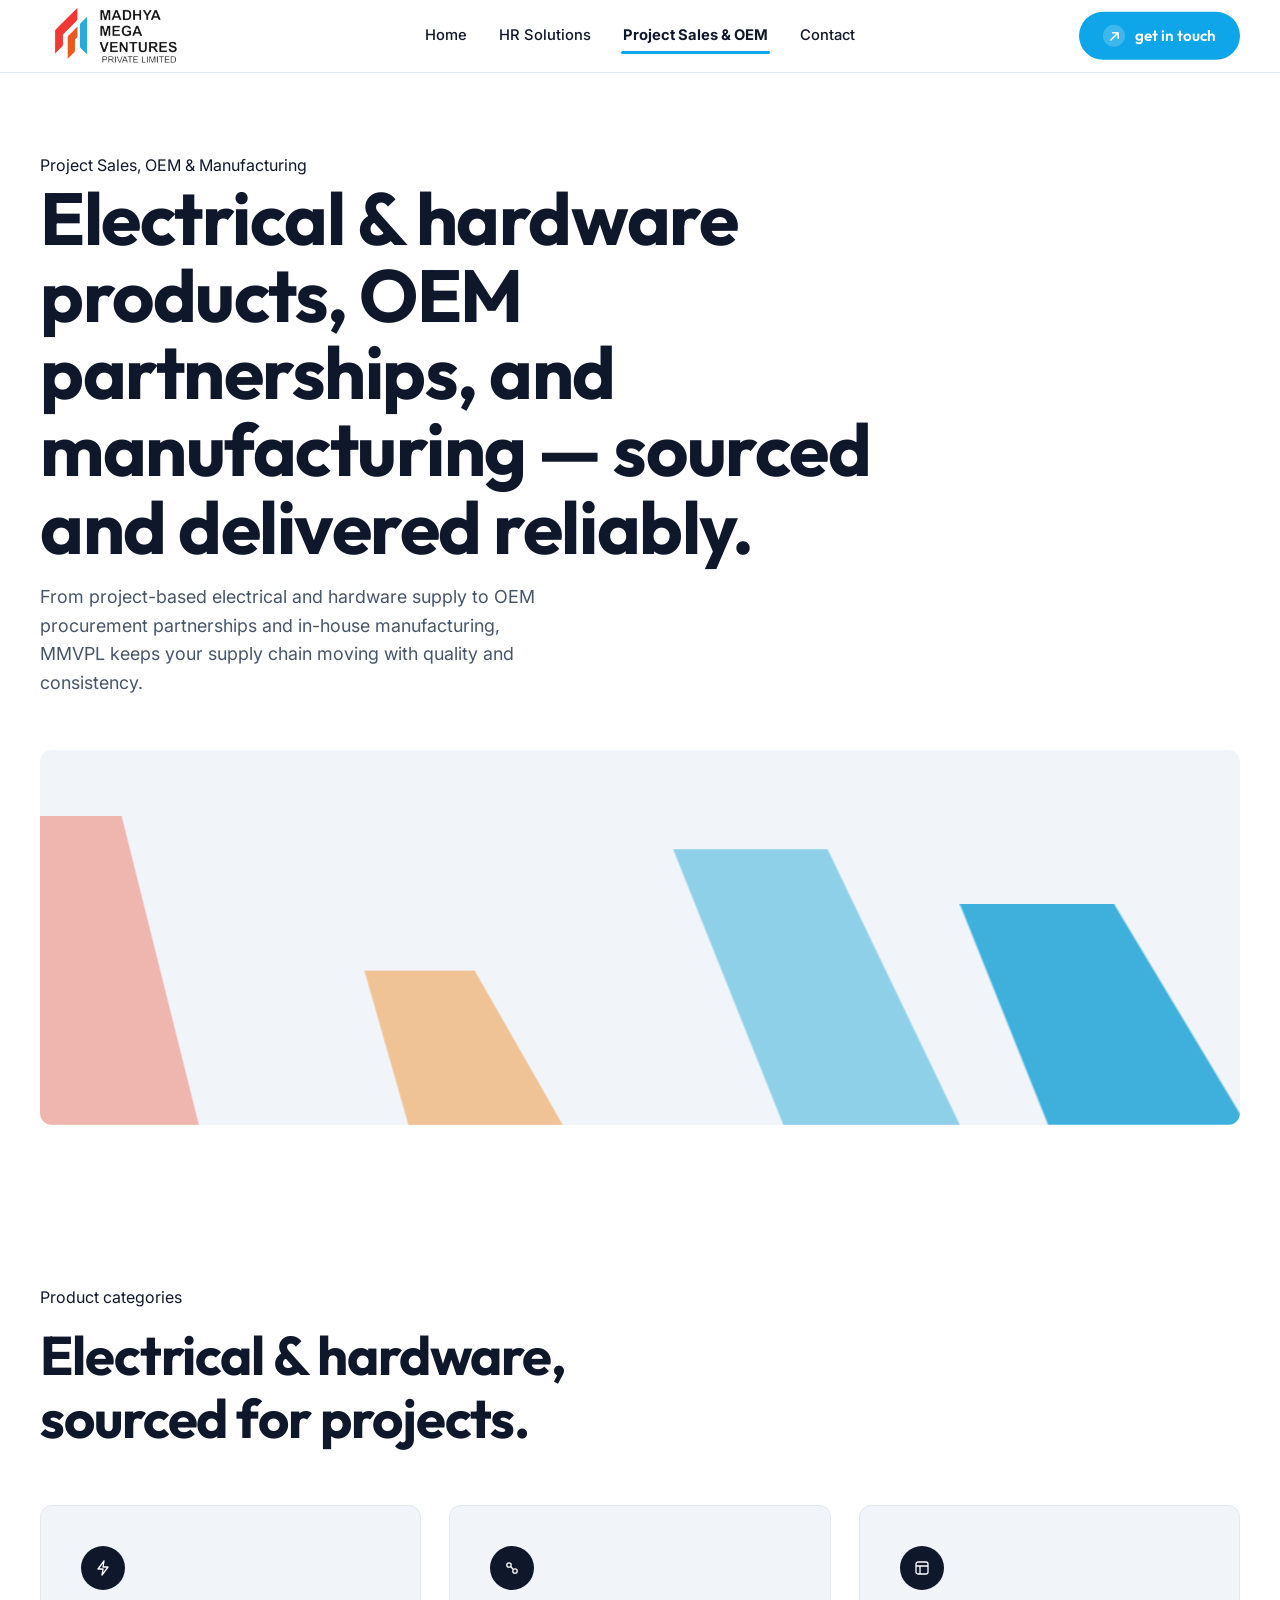
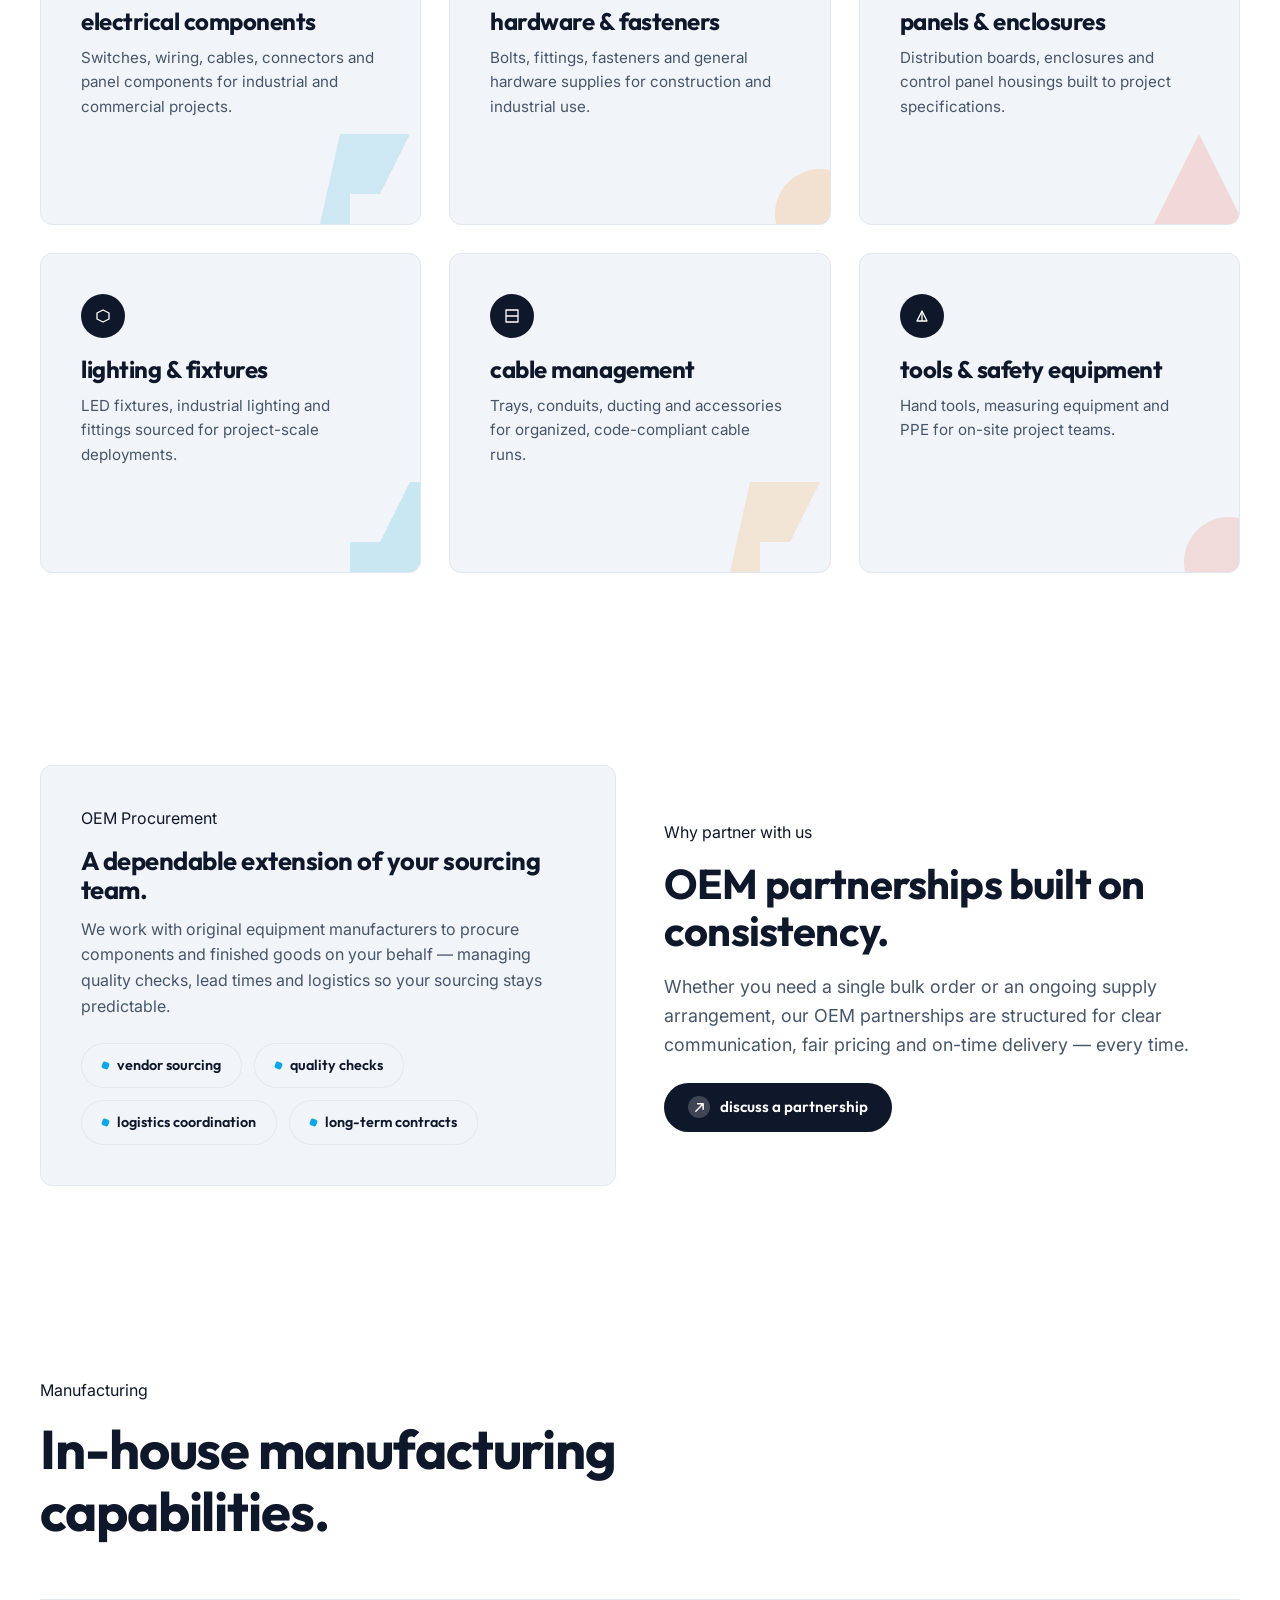
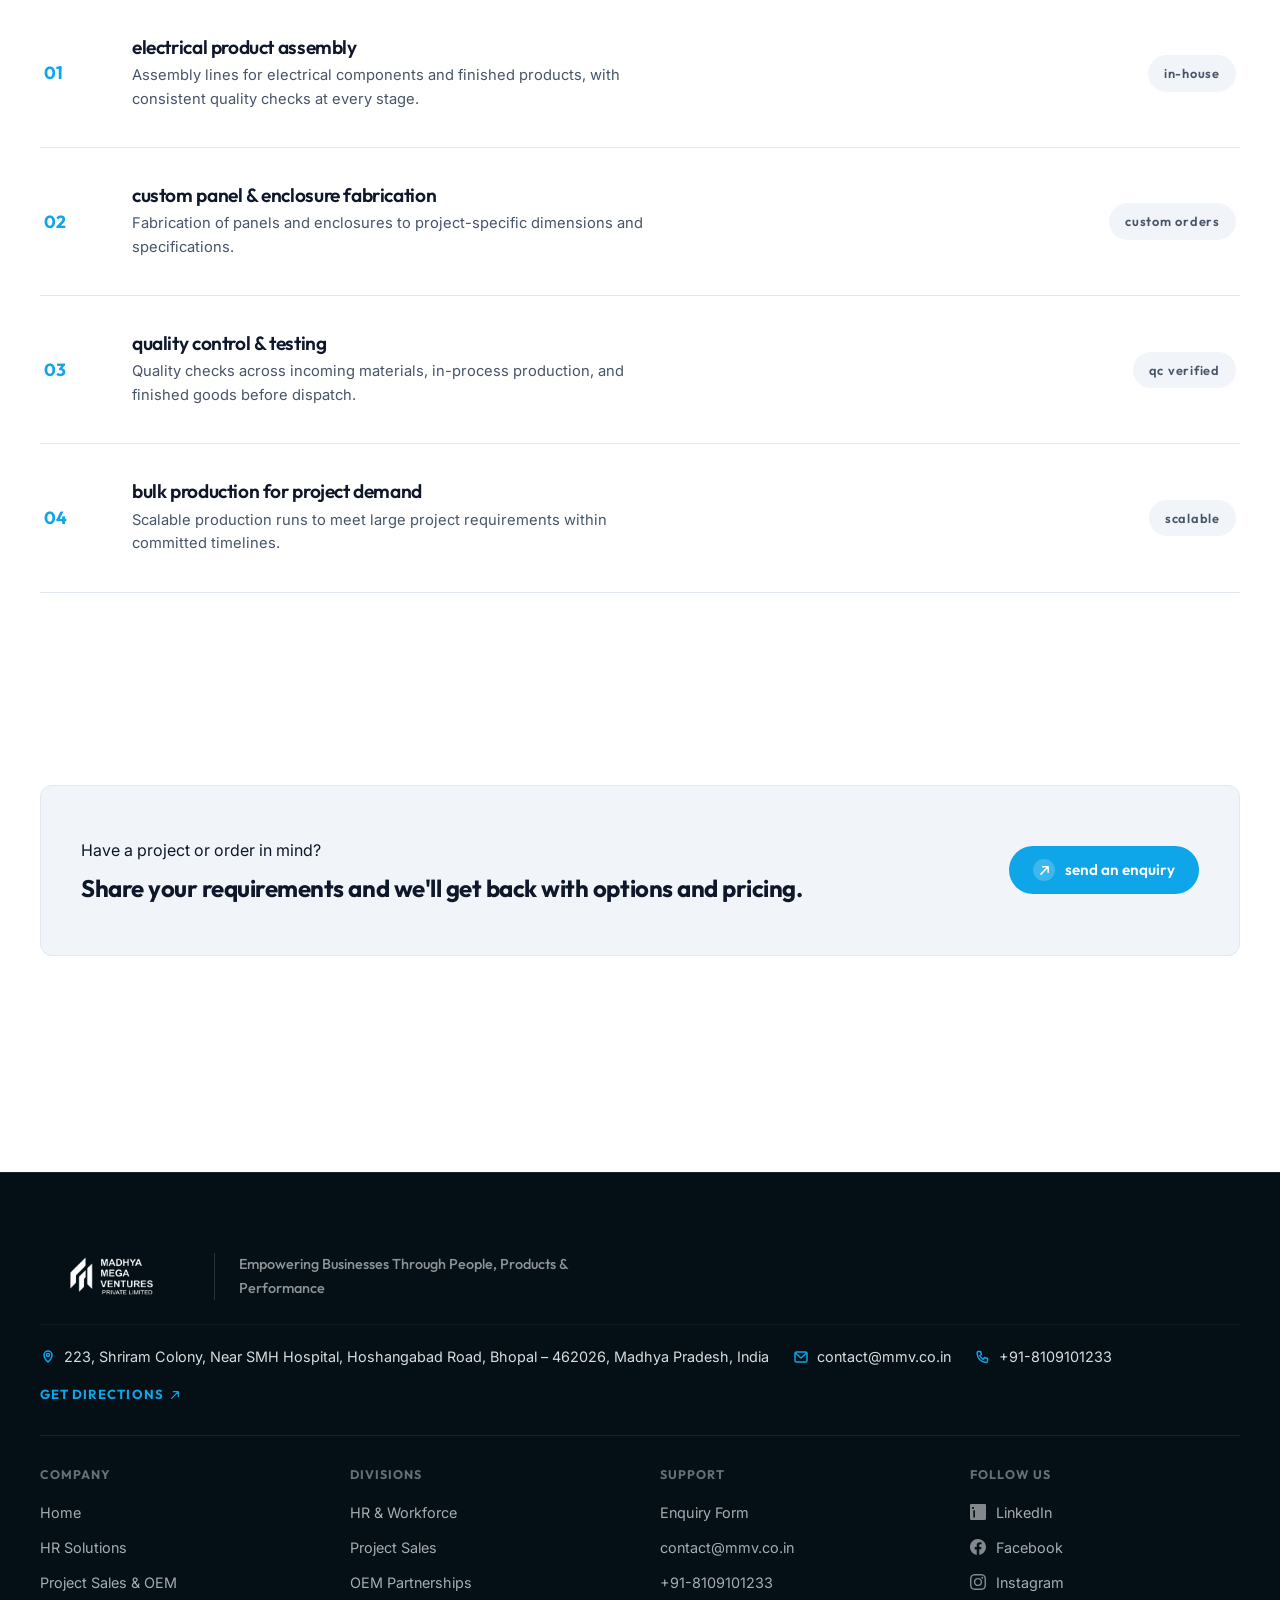
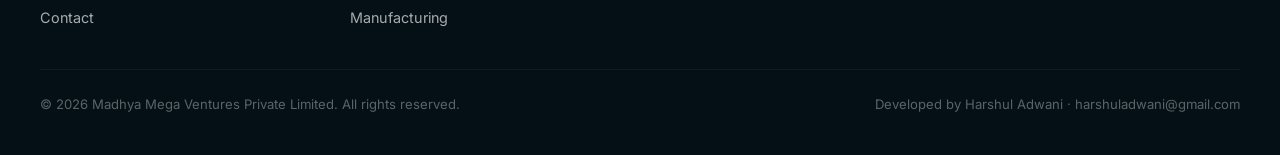
<file: project-sales-oem.html>
<!DOCTYPE html>
<html lang="en">
<head>
  <meta charset="UTF-8" />
  <meta name="viewport" content="width=device-width, initial-scale=1.0" />

  <!-- Primary SEO -->
  <title>Project Sales, OEM Partnerships &amp; Manufacturing | Madhya Mega Ventures Pvt Ltd (MMVPL) — Bhopal, MP</title>
  <meta name="description" content="MMVPL supplies electrical &amp; hardware products for industrial projects, manages OEM procurement partnerships, and offers in-house manufacturing in Bhopal, MP. Call +91-8109101233." />
  <meta name="keywords" content="electrical project sales Bhopal, OEM procurement Madhya Pradesh, hardware supply MP, electrical manufacturing Bhopal, MMVPL, Madhya Mega Ventures, industrial supply Bhopal" />
  <meta name="author" content="Madhya Mega Ventures Private Limited" />
  <meta name="robots" content="index, follow" />

  <!-- Canonical -->
  <link rel="canonical" href="https://mmv.co.in/project-sales-oem.html" />

  <!-- Open Graph / Facebook -->
  <meta property="og:type" content="website" />
  <meta property="og:url" content="https://mmv.co.in/project-sales-oem.html" />
  <meta property="og:title" content="Project Sales, OEM Partnerships &amp; Manufacturing | MMVPL Bhopal" />
  <meta property="og:description" content="Electrical &amp; hardware supply, OEM procurement, and in-house manufacturing for industrial and commercial projects across Madhya Pradesh. Startup India &amp; MSME registered." />
  <meta property="og:image" content="https://mmv.co.in/images/og-project-sales-oem.jpg" />
  <meta property="og:site_name" content="Madhya Mega Ventures Private Limited" />

  <!-- Twitter Card -->
  <meta name="twitter:card" content="summary_large_image" />
  <meta name="twitter:title" content="Project Sales, OEM Partnerships &amp; Manufacturing | MMVPL Bhopal" />
  <meta name="twitter:description" content="Electrical &amp; hardware supply, OEM procurement, and in-house manufacturing for industrial and commercial projects across Madhya Pradesh." />
  <meta name="twitter:image" content="https://mmv.co.in/images/og-project-sales-oem.jpg" />

  <!-- Schema.org structured data -->
  <script type="application/ld+json">
  {
    "@context": "https://schema.org",
    "@type": "ProfessionalService",
    "name": "Madhya Mega Ventures Private Limited",
    "alternateName": "MMVPL",
    "url": "https://mmv.co.in",
    "logo": "https://mmv.co.in/images/logo-full.png",
    "description": "Startup India recognised &amp; MSME registered company offering electrical &amp; hardware project sales, OEM procurement partnerships and in-house manufacturing in Bhopal, Madhya Pradesh.",
    "address": {
      "@type": "PostalAddress",
      "streetAddress": "223, Shriram Colony, Near SMH Hospital, Hoshangabad Road",
      "addressLocality": "Bhopal",
      "addressRegion": "Madhya Pradesh",
      "postalCode": "462026",
      "addressCountry": "IN"
    },
    "telephone": "+91-8109101233",
    "email": "contact@mmv.co.in",
    "openingHours": "Mo-Sa 09:00-18:00",
    "areaServed": "Madhya Pradesh, India",
    "serviceType": ["Electrical Project Sales", "OEM Procurement", "Hardware Supply", "Electrical Manufacturing"]
  }
  </script>

  <!-- Favicon -->
  <link rel="icon" type="image/png" sizes="32x32" href="images/favicon.png" />
  <link rel="icon" type="image/png" sizes="16x16" href="images/favicon.png" />
  <link rel="apple-touch-icon" sizes="180x180" href="images/apple-touch-icon.png" />
  <meta name="theme-color" content="#F0871E" />

  <link rel="preconnect" href="https://fonts.googleapis.com">
  <link rel="preconnect" href="https://fonts.gstatic.com" crossorigin>
  <link href="https://fonts.googleapis.com/css2?family=Outfit:wght@500;600;700;800&family=Inter:wght@400;500;600&display=swap" rel="stylesheet">
  <link rel="stylesheet" href="style.css" />
</head>
<body data-accent="cyan">

  <!-- ============================================================
       HEADER / NAV
       ============================================================ -->
  <header class="site-header">
    <nav class="nav" aria-label="Primary">
      <a href="index.html" class="brand" aria-label="MMVPL home">
        <img class="brand-mark" src="images/logo-full.png" alt="MMVPL logo" width="160" height="44" loading="eager" />
      </a>

      <ul class="nav-links" role="list">
        <li><a href="index.html">Home</a></li>
        <li><a href="hr-solutions.html">HR Solutions</a></li>
        <li><a href="project-sales-oem.html" aria-current="page">Project Sales &amp; OEM</a></li>
        <li><a href="contact.html">Contact</a></li>
      </ul>

      <a href="contact.html" class="btn btn-accent nav-cta">
        <span class="btn-icon" aria-hidden="true">
          <svg viewBox="0 0 12 12" fill="none"><path d="M2 10L10 2M10 2H4M10 2V8" stroke="currentColor" stroke-width="1.6" stroke-linecap="round" stroke-linejoin="round"/></svg>
        </span>
        get in touch
      </a>

      <button class="nav-toggle" aria-label="Open menu" aria-expanded="false" aria-controls="nav-drawer">
        <svg viewBox="0 0 18 18" fill="none"><path d="M2 5h14M2 9h14M2 13h14" stroke="currentColor" stroke-width="1.6" stroke-linecap="round"/></svg>
      </button>

      <div class="nav-drawer" id="nav-drawer" role="dialog" aria-modal="true" aria-label="Mobile navigation">
        <ul role="list">
          <li><a href="index.html">Home</a></li>
          <li><a href="hr-solutions.html">HR Solutions</a></li>
          <li><a href="project-sales-oem.html" aria-current="page">Project Sales &amp; OEM</a></li>
          <li><a href="contact.html">Contact</a></li>
        </ul>
        <a href="contact.html" class="btn btn-accent nav-cta">
          <span class="btn-icon" aria-hidden="true">
            <svg viewBox="0 0 12 12" fill="none"><path d="M2 10L10 2M10 2H4M10 2V8" stroke="currentColor" stroke-width="1.6" stroke-linecap="round" stroke-linejoin="round"/></svg>
          </span>
          get in touch
        </a>
      </div>
    </nav>
  </header>

  <main>

    <!-- ============================================================
         PAGE HERO
         ============================================================ -->
    <section class="page-hero">
      <div class="container">
        <span class="eyebrow">Project Sales, OEM &amp; Manufacturing</span>
        <h1>Electrical &amp; hardware products, OEM partnerships, and manufacturing — sourced and delivered reliably.</h1>
        <p class="lede">From project-based electrical and hardware supply to OEM procurement partnerships and in-house manufacturing, MMVPL keeps your supply chain moving with quality and consistency.</p>

        <div class="page-hero-visual" aria-hidden="true">
          <svg viewBox="0 0 1100 340" fill="none" xmlns="http://www.w3.org/2000/svg" width="100%" height="100%" preserveAspectRatio="xMidYMid slice">
            <rect width="1100" height="340" fill="var(--card)"/>
            <g opacity="0.9">
              <path d="M1100 340 L980 140 L840 140 L920 340 Z" fill="#2BA9D9"/>
              <path d="M840 340 L720 90 L580 90 L680 340 Z" fill="#2BA9D9" opacity="0.55"/>
              <path d="M480 340 L400 200 L300 200 L340 340 Z" fill="#F0871E" opacity="0.5"/>
              <path d="M150 340 L80 60 L0 60 L0 340 Z" fill="#E8472B" opacity="0.4"/>
            </g>
          </svg>
        </div>
      </div>
    </section>

    <!-- ============================================================
         PRODUCT CATEGORIES
         ============================================================ -->
    <section class="section" id="product-categories">
      <div class="container">
        <div class="section-head">
          <span class="eyebrow">Product categories</span>
          <h2>Electrical &amp; hardware, sourced for projects.</h2>
        </div>

        <div class="card-grid">

          <div class="card">
            <div class="card-icon" aria-hidden="true">
              <svg viewBox="0 0 16 16" fill="none"><path d="M9 1L3 9H8L7 15L13 7H8L9 1Z" stroke="currentColor" stroke-width="1.3" stroke-linejoin="round"/></svg>
            </div>
            <h3>electrical components</h3>
            <p>Switches, wiring, cables, connectors and panel components for industrial and commercial projects.</p>
            <svg class="card-shape" viewBox="0 0 140 140" fill="none" aria-hidden="true">
              <path d="M30 20 L100 20 L70 80 L40 80 L40 110 L10 110 Z" fill="#2BA9D9" opacity="0.18"/>
            </svg>
          </div>

          <div class="card">
            <div class="card-icon" aria-hidden="true">
              <svg viewBox="0 0 16 16" fill="none"><circle cx="5" cy="5" r="2.2" stroke="currentColor" stroke-width="1.3"/><circle cx="11" cy="11" r="2.2" stroke="currentColor" stroke-width="1.3"/><path d="M6.8 6.8L9.2 9.2" stroke="currentColor" stroke-width="1.3"/></svg>
            </div>
            <h3>hardware &amp; fasteners</h3>
            <p>Bolts, fittings, fasteners and general hardware supplies for construction and industrial use.</p>
            <svg class="card-shape" viewBox="0 0 140 140" fill="none" aria-hidden="true">
              <circle cx="100" cy="100" r="45" fill="#F0871E" opacity="0.18"/>
            </svg>
          </div>

          <div class="card">
            <div class="card-icon" aria-hidden="true">
              <svg viewBox="0 0 16 16" fill="none"><rect x="2" y="2" width="12" height="12" rx="2" stroke="currentColor" stroke-width="1.3"/><path d="M2 6H14M6 6V14" stroke="currentColor" stroke-width="1.3"/></svg>
            </div>
            <h3>panels &amp; enclosures</h3>
            <p>Distribution boards, enclosures and control panel housings built to project specifications.</p>
            <svg class="card-shape" viewBox="0 0 140 140" fill="none" aria-hidden="true">
              <path d="M20 120 L70 20 L120 120 Z" fill="#E8472B" opacity="0.16"/>
            </svg>
          </div>

          <div class="card">
            <div class="card-icon" aria-hidden="true">
              <svg viewBox="0 0 16 16" fill="none"><path d="M8 2L14 5V11L8 14L2 11V5L8 2Z" stroke="currentColor" stroke-width="1.3" stroke-linejoin="round"/></svg>
            </div>
            <h3>lighting &amp; fixtures</h3>
            <p>LED fixtures, industrial lighting and fittings sourced for project-scale deployments.</p>
            <svg class="card-shape" viewBox="0 0 140 140" fill="none" aria-hidden="true">
              <path d="M40 110 L40 80 L70 80 L100 20 L120 20 L120 110 Z" fill="#2BA9D9" opacity="0.2"/>
            </svg>
          </div>

          <div class="card">
            <div class="card-icon" aria-hidden="true">
              <svg viewBox="0 0 16 16" fill="none"><path d="M2 14V2H14V14H2Z" stroke="currentColor" stroke-width="1.3" stroke-linejoin="round"/><path d="M2 8H14" stroke="currentColor" stroke-width="1.3"/></svg>
            </div>
            <h3>cable management</h3>
            <p>Trays, conduits, ducting and accessories for organized, code-compliant cable runs.</p>
            <svg class="card-shape" viewBox="0 0 140 140" fill="none" aria-hidden="true">
              <path d="M30 20 L100 20 L70 80 L40 80 L40 110 L10 110 Z" fill="#F0871E" opacity="0.16"/>
            </svg>
          </div>

          <div class="card">
            <div class="card-icon" aria-hidden="true">
              <svg viewBox="0 0 16 16" fill="none"><path d="M3 13L8 3L13 13H3Z" stroke="currentColor" stroke-width="1.3" stroke-linejoin="round"/><path d="M8 3V13" stroke="currentColor" stroke-width="1.3"/></svg>
            </div>
            <h3>tools &amp; safety equipment</h3>
            <p>Hand tools, measuring equipment and PPE for on-site project teams.</p>
            <svg class="card-shape" viewBox="0 0 140 140" fill="none" aria-hidden="true">
              <circle cx="100" cy="100" r="45" fill="#E8472B" opacity="0.15"/>
            </svg>
          </div>

        </div>
      </div>
    </section>

    <!-- ============================================================
         OEM PARTNERSHIPS
         ============================================================ -->
    <section class="section" id="oem-partnerships">
      <div class="container split">
        <div class="panel">
          <span class="eyebrow">OEM Procurement</span>
          <h3 class="mt-14">A dependable extension of your sourcing team.</h3>
          <p class="mt-12">We work with original equipment manufacturers to procure components and finished goods on your behalf — managing quality checks, lead times and logistics so your sourcing stays predictable.</p>
          <div class="chip-cloud mt-24">
            <span class="chip">vendor sourcing</span>
            <span class="chip">quality checks</span>
            <span class="chip">logistics coordination</span>
            <span class="chip">long-term contracts</span>
          </div>
        </div>
        <div>
          <span class="eyebrow">Why partner with us</span>
          <h2 class="split-heading">OEM partnerships built on consistency.</h2>
          <p class="lede mt-18">Whether you need a single bulk order or an ongoing supply arrangement, our OEM partnerships are structured for clear communication, fair pricing and on-time delivery — every time.</p>
          <a href="contact.html" class="btn btn-primary mt-24">
            <span class="btn-icon" aria-hidden="true">
              <svg viewBox="0 0 12 12" fill="none"><path d="M2 10L10 2M10 2H4M10 2V8" stroke="currentColor" stroke-width="1.6" stroke-linecap="round" stroke-linejoin="round"/></svg>
            </span>
            discuss a partnership
          </a>
        </div>
      </div>
    </section>

    <!-- ============================================================
         MANUFACTURING CAPABILITIES
         ============================================================ -->
    <section class="section" id="manufacturing">
      <div class="container">
        <div class="section-head">
          <span class="eyebrow">Manufacturing</span>
          <h2>In-house manufacturing capabilities.</h2>
        </div>

        <div class="row-list">

          <div class="row-item">
            <span class="row-index">01</span>
            <div class="row-body">
              <h3>electrical product assembly</h3>
              <p>Assembly lines for electrical components and finished products, with consistent quality checks at every stage.</p>
            </div>
            <span class="row-tag">in-house</span>
          </div>

          <div class="row-item">
            <span class="row-index">02</span>
            <div class="row-body">
              <h3>custom panel &amp; enclosure fabrication</h3>
              <p>Fabrication of panels and enclosures to project-specific dimensions and specifications.</p>
            </div>
            <span class="row-tag">custom orders</span>
          </div>

          <div class="row-item">
            <span class="row-index">03</span>
            <div class="row-body">
              <h3>quality control &amp; testing</h3>
              <p>Quality checks across incoming materials, in-process production, and finished goods before dispatch.</p>
            </div>
            <span class="row-tag">qc verified</span>
          </div>

          <div class="row-item">
            <span class="row-index">04</span>
            <div class="row-body">
              <h3>bulk production for project demand</h3>
              <p>Scalable production runs to meet large project requirements within committed timelines.</p>
            </div>
            <span class="row-tag">scalable</span>
          </div>

        </div>
      </div>
    </section>

    <!-- ============================================================
         CTA BAND
         ============================================================ -->
    <section class="section">
      <div class="container">
        <div class="cta-band">
          <div>
            <span class="eyebrow">Have a project or order in mind?</span>
            <h2 class="mt-12">Share your requirements and we'll get back with options and pricing.</h2>
          </div>
          <a href="contact.html" class="btn btn-accent">
            <span class="btn-icon" aria-hidden="true">
              <svg viewBox="0 0 12 12" fill="none"><path d="M2 10L10 2M10 2H4M10 2V8" stroke="currentColor" stroke-width="1.6" stroke-linecap="round" stroke-linejoin="round"/></svg>
            </span>
            send an enquiry
          </a>
        </div>
      </div>
    </section>

  </main>

  <!-- ============================================================
       FOOTER
       ============================================================ -->
  <footer class="site-footer">
    <div class="container">
      
      <!-- Footer Top Brand Row -->
      <div class="footer-top">
        <a href="index.html" class="brand" aria-label="MMVPL home">
          <img class="brand-mark" src="images/logo-full.png" alt="Madhya Mega Ventures Private Limited" width="150" height="42" loading="lazy" />
        </a>
        <div class="tagline">
          Empowering Businesses Through People, Products &amp; Performance
        </div>
      </div>

      <!-- Footer Middle Contact Row -->
      <address class="footer-contact-bar">
        <div class="footer-contact-items">
          <div class="footer-contact-item">
            <svg viewBox="0 0 16 16" fill="none" stroke="currentColor" stroke-width="1.5" stroke-linecap="round" stroke-linejoin="round">
              <path d="M12 6c0 3.5-4 7-4 7s-4-3.5-4-7a4 4 0 1 1 8 0z" />
              <circle cx="8" cy="6" r="1.5" />
            </svg>
            <span>223, Shriram Colony, Near SMH Hospital, Hoshangabad Road, Bhopal – 462026, Madhya Pradesh, India</span>
          </div>
          <div class="footer-contact-item">
            <svg viewBox="0 0 16 16" fill="none" stroke="currentColor" stroke-width="1.5" stroke-linecap="round" stroke-linejoin="round">
              <rect x="2" y="3" width="12" height="10" rx="1.5" />
              <path d="M2.5 4L8 9L13.5 4" />
            </svg>
            <a href="mailto:contact@mmv.co.in">contact@mmv.co.in</a>
          </div>
          <div class="footer-contact-item">
            <svg viewBox="0 0 16 16" fill="none" stroke="currentColor" stroke-width="1.5" stroke-linecap="round" stroke-linejoin="round">
              <path d="M3 2.5L5.5 2.5L6.5 5.5L4.8 6.8C5.5 8.4 6.6 9.5 8.2 10.2L9.5 8.5L12.5 9.5V12C12.5 12.8 11.8 13.5 11 13.4C6 12.9 2.6 9.5 2.1 4.5C2 3.7 2.2 2.9 3 2.5Z" />
            </svg>
            <a href="tel:+918109101233">+91-8109101233</a>
          </div>
        </div>
        <a href="https://maps.google.com/?q=223+Shriram+Colony+Near+SMH+Hospital+Hoshangabad+Road+Bhopal+462026" target="_blank" rel="noopener noreferrer" class="get-directions-btn" aria-label="Get directions to MMVPL office in Bhopal (opens Google Maps)">
          Get Directions 
          <svg viewBox="0 0 12 12" fill="none" stroke="currentColor" stroke-width="1.5">
            <path d="M2 10L10 2M10 2H4M10 2V8" stroke-linecap="round" stroke-linejoin="round"/>
          </svg>
        </a>
      </address>

      <hr class="footer-divider" />

      <!-- Footer Columns Grid -->
      <div class="footer-cols">
        <div class="footer-col">
          <h4>Company</h4>
          <ul role="list">
            <li><a href="index.html">Home</a></li>
            <li><a href="hr-solutions.html">HR Solutions</a></li>
            <li><a href="project-sales-oem.html">Project Sales &amp; OEM</a></li>
            <li><a href="contact.html">Contact</a></li>
          </ul>
        </div>
        <div class="footer-col">
          <h4>Divisions</h4>
          <ul role="list">
            <li><a href="hr-solutions.html">HR &amp; Workforce</a></li>
            <li><a href="project-sales-oem.html">Project Sales</a></li>
            <li><a href="project-sales-oem.html">OEM Partnerships</a></li>
            <li><a href="project-sales-oem.html">Manufacturing</a></li>
          </ul>
        </div>
        <div class="footer-col">
          <h4>Support</h4>
          <ul role="list">
            <li><a href="contact.html">Enquiry Form</a></li>
            <li><a href="mailto:contact@mmv.co.in">contact@mmv.co.in</a></li>
            <li><a href="tel:+918109101233">+91-8109101233</a></li>
          </ul>
        </div>
        <div class="footer-col">
          <h4>Follow Us</h4>
          <ul role="list">
            <li>
              <a href="https://www.linkedin.com/company/mmvpl" class="social-link" target="_blank" rel="noopener noreferrer" aria-label="MMVPL on LinkedIn (opens in new tab)">
                <svg viewBox="0 0 16 16" fill="currentColor" aria-hidden="true">
                  <path d="M0 1.146C0 .513.526 0 1.175 0h13.65C15.474 0 16 .513 16 1.146v13.708c0 .633-.526 1.146-1.175 1.146H1.175C.526 16 0 15.487 0 14.854V1.146zm4.943 12.248V6.169H3.3V13.39h1.643zm-1.88-8.29c.566 0 1.02-.454 1.02-1.02 0-.565-.454-1.018-1.02-1.018-.566 0-1.019.453-1.019 1.019 0 .566.453 1.02 1.019 1.02zM13.39 13.39h-1.643V10.8c0-.617-.012-1.412-.86-1.412-.86 0-.992.673-.992 1.368v2.634H8.252V6.169h1.578v.981h.022c.22-.416.757-.854 1.554-.854 1.663 0 1.97 1.095 1.97 2.518v4.576z"/>
                </svg>
                <span>LinkedIn</span>
              </a>
            </li>
            <li>
              <a href="https://www.facebook.com/mmvpl" class="social-link" target="_blank" rel="noopener noreferrer" aria-label="MMVPL on Facebook (opens in new tab)">
                <svg viewBox="0 0 16 16" fill="currentColor" aria-hidden="true">
                  <path d="M16 8.049c0-4.446-3.582-8.05-8-8.05C3.58 0-.02 3.603-.02 8.05c0 4.017 2.926 7.347 6.75 7.951v-5.625h-2.03V8.05H6.73V6.275c0-2.017 1.194-3.136 3.028-3.136.878 0 1.8.158 1.8.158v1.97h-1.009c-.993 0-1.303.621-1.303 1.258v1.51h2.218l-.354 2.326H9.25V16c3.824-.604 6.75-3.934 6.75-7.951z"/>
                </svg>
                <span>Facebook</span>
              </a>
            </li>
            <li>
              <a href="https://www.instagram.com/mmvpl" class="social-link" target="_blank" rel="noopener noreferrer" aria-label="MMVPL on Instagram (opens in new tab)">
                <svg viewBox="0 0 16 16" fill="currentColor" aria-hidden="true">
                  <path d="M8 0C5.829 0 5.556.01 4.703.048 3.85.088 3.269.222 2.76.42a3.917 3.917 0 0 0-1.417.923A3.917 3.917 0 0 0 .42 2.76C.222 3.268.087 3.85.048 4.7.01 5.555 0 5.827 0 8.001c0 2.172.01 2.444.048 3.297.04.852.174 1.433.372 1.942.205.526.478.972.923 1.417.444.445.89.719 1.416.923.51.198 1.09.333 1.942.372C5.555 15.99 5.827 16 8 16s2.444-.01 3.298-.048c.851-.04 1.434-.174 1.943-.372a3.916 3.916 0 0 0 1.416-.923c.445-.445.718-.891.923-1.417.197-.509.332-1.09.372-1.942C15.99 10.445 16 10.173 16 8s-.01-2.445-.048-3.299c-.04-.851-.175-1.433-.372-1.941a3.926 3.926 0 0 0-.923-1.417A3.911 3.911 0 0 0 13.24.42c-.51-.198-1.092-.333-1.943-.372C10.443.01 10.172 0 7.998 0h.003zm-.717 1.442h.718c2.136 0 2.389.007 3.232.046.78.035 1.204.166 1.486.275.373.145.64.319.92.599.28.28.453.546.598.92.11.281.24.705.275 1.485.039.843.047 1.096.047 3.231s-.008 2.389-.047 3.232c-.035.78-.166 1.203-.275 1.485a2.47 2.47 0 0 1-.599.919c-.28.28-.546.453-.92.598-.28.11-.704.24-1.485.276-.843.038-1.096.047-3.232.047s-2.39-.009-3.233-.047c-.78-.036-1.203-.166-1.485-.276a2.478 2.478 0 0 1-.92-.598 2.48 2.48 0 0 1-.6-.92c-.109-.281-.24-.705-.275-1.485-.038-.843-.046-1.096-.046-3.233 0-2.136.008-2.388.046-3.231.036-.78.166-1.204.276-1.486.145-.373.319-.64.599-.92.28-.28.546-.453.92-.598.282-.11.705-.24 1.485-.276.738-.034 1.024-.044 2.515-.045v.002zm4.988 1.328a.96.96 0 1 0 0 1.92.96.96 0 0 0 0-1.92zm-4.27 1.122a4.109 4.109 0 1 0 0 8.217 4.109 4.109 0 0 0 0-8.217zm0 1.441a2.667 2.667 0 1 1 0 5.334 2.667 2.667 0 0 1 0-5.334z"/>
                </svg>
                <span>Instagram</span>
              </a>
            </li>
          </ul>
        </div>
      </div>

      <!-- Footer Bottom Row -->
      <div class="footer-bottom">
        <span>&copy; 2026 Madhya Mega Ventures Private Limited. All rights reserved.</span>
        <span>Developed by <span class="developer-credit">Harshul Adwani</span> &middot;<a href="mailto:harshuladwani@gmail.com" class="footer-dev-email"> harshuladwani@gmail.com</a></span>
      </div>
    </div>
  </footer>

  <script src="script.js"></script>
</body>
</html>
</file>
<file: style.css>
/* ============================================================
   MMVPL — Shared Stylesheet
   Tokens, layout, components. Per-page accent via [data-accent].
   ============================================================ */

/* ── Design tokens ── */
:root {
  --bg:         #FFFFFF;
  --bg-soft:    #F8FAFC;
  --header-bg:  rgba(255,255,255,0.85);
  --ink:        #0F172A;
  --ink-soft:   #475569;
  --card:       #F1F5F9;
  --card-deep:  #E2E8F0;
  --line:       #E2E8F0;

  --orange:     #F37021;
  --red:        #E8472B;
  --cyan:       #0EA5E9;

  --accent:     var(--orange);
  --accent-ink: #FFFFFF;
  --footer-bg:  #160B04;

  --radius-lg:   12px;
  --radius-md:   8px;
  --radius-pill: 999px;

  --container: 1600px;
  --gutter:    clamp(16px, 4vw, 40px);

  --ff-display: 'Outfit', sans-serif;
  --ff-body:    'Inter', sans-serif;
}

/* ── Dark mode ── */
body.dark-mode {
  --bg:        #0A0D14;
  --bg-soft:   #0E121E;
  --header-bg: rgba(10,13,20,0.85);
  --ink:       #F1F5F9;
  --ink-soft:  #94A3B8;
  --card:      #151A26;
  --card-deep: #1E2536;
  --line:      #1E2536;
  --orange:    #FF7D30;
  --red:       #FF5A3C;
  --cyan:      #00B4D8;
}

body[data-accent="red"]  { --accent: var(--red);  --footer-bg: #180504; }
body[data-accent="cyan"] { --accent: var(--cyan); --footer-bg: #041016; }

/* ============================================================
   Reset & Base
   ============================================================ */

*, *::before, *::after { margin: 0; padding: 0; box-sizing: border-box; }

html { scroll-behavior: smooth; }

body {
  font-family: var(--ff-body);
  background: var(--bg);
  color: var(--ink);
  font-size: 16px;
  line-height: 1.6;
  -webkit-font-smoothing: antialiased;
  transition: background-color 0.3s ease, color 0.3s ease;
}

/* Theme-switch transitions on key containers only (not every element) */
header, main, footer, section,
.card, .div-card, .pillar-card, .vm-card, .btn, .nav-drawer {
  transition: background-color 0.3s ease, color 0.3s ease,
              border-color 0.3s ease, box-shadow 0.3s ease;
}

img, svg { display: block; max-width: 100%; }
a { color: inherit; text-decoration: none; }
ul { list-style: none; }
button { font-family: inherit; cursor: pointer; border: none; background: none; }

:focus-visible {
  outline: 3px solid var(--accent);
  outline-offset: 3px;
  border-radius: 4px;
}

@media (prefers-reduced-motion: reduce) {
  *, *::before, *::after {
    animation-duration: 0.01ms !important;
    transition-duration: 0.01ms !important;
    scroll-behavior: auto !important;
  }
}

.container {
  max-width: var(--container);
  margin: 0 auto;
  padding: 0 var(--gutter);
}

.visually-hidden {
  position: absolute;
  width: 1px; height: 1px;
  margin: -1px; overflow: hidden;
  clip: rect(0,0,0,0); white-space: nowrap;
}

/* ============================================================
   Typography
   ============================================================ */

h1, h2, h3, h4 {
  font-family: var(--ff-display);
  font-weight: 700;
  letter-spacing: -0.02em;
  line-height: 1.15;
  color: var(--ink);
}

.section-heading {
  padding-left: 18px;
  border-left: 4px solid var(--accent);
  margin-top: 0 !important;
}

.panel-heading {
  padding-top: 14px;
  border-top: 3px solid var(--accent);
  margin-top: 0 !important;
}

/* ── Spacing utilities (replace one-off inline margin-top tweaks) ── */
.mt-12 { margin-top: 12px; }
.mt-14 { margin-top: 14px; }
.mt-18 { margin-top: 18px; }
.mt-24 { margin-top: 24px; }
.mt-28 { margin-top: 28px; }

/* Sub-heading used inside split/panel layouts (HR + Project Sales pages) */
.split-heading { margin-top: 14px; font-size: clamp(1.9rem, 3.6vw, 2.6rem); }

/* Inline flex-wrap row used for stat call-outs inside panels */
.flex-gap-24 { display: flex; gap: 24px; flex-wrap: wrap; }

p { color: var(--ink-soft); }

.lede {
  font-size: clamp(1rem, 1.4vw, 1.2rem);
  color: var(--ink-soft);
  max-width: 48ch;
}

/* ============================================================
   Buttons
   ============================================================ */

.btn {
  display: inline-flex;
  align-items: center;
  gap: 10px;
  font-family: var(--ff-display);
  font-weight: 600;
  font-size: 0.95rem;
  padding: 12px 24px;
  border-radius: var(--radius-pill);
  white-space: nowrap;
  transition: transform 0.2s ease, box-shadow 0.2s ease, background-color 0.2s ease;
}

.btn-primary { background: var(--ink); color: var(--bg); }
.btn-primary:hover {
  transform: translateY(-2px);
  box-shadow: 0 6px 16px -4px rgba(15,23,42,0.15);
}

.btn-accent { background: var(--accent); color: var(--accent-ink); }
.btn-accent:hover {
  transform: translateY(-2px);
  box-shadow: 0 6px 16px -4px var(--accent);
}

.btn-ghost { background: var(--card); color: var(--ink); border: 1px solid var(--line); }
.btn-ghost:hover { background: var(--card-deep); }

.btn-icon {
  display: inline-flex;
  align-items: center;
  justify-content: center;
  width: 22px; height: 22px;
  border-radius: 50%;
  background: rgba(255,255,255,0.2);
  color: inherit;
  flex-shrink: 0;
}
.btn-icon svg { width: 11px; height: 11px; }

.btn-arrow { font-size: 1.1rem; line-height: 1; transition: transform 0.2s ease; }
.btn:hover .btn-arrow { transform: translateX(4px); }

/* ============================================================
   Header / Nav
   ============================================================ */

.site-header {
  position: sticky;
  top: 0;
  z-index: 100;
  background: var(--header-bg);
  backdrop-filter: blur(12px);
  -webkit-backdrop-filter: blur(12px);
  border-bottom: 1px solid var(--line);
}

/* Nav is relative so the drawer can break out via position:fixed on mobile */
.nav {
  position: relative;
  max-width: var(--container);
  margin: 0 auto;
  display: flex;
  align-items: center;
  justify-content: center;
  height: 72px;
  padding: 0 var(--gutter);
}

.brand {
  position: absolute;
  left: var(--gutter);
  top: 50%;
  transform: translateY(-50%);
  display: flex;
  align-items: center;
  gap: 10px;
  font-family: var(--ff-display);
  font-weight: 700;
  font-size: 1.05rem;
}

.brand-mark {
  height: 70px;
  width: auto;
  flex-shrink: 0;
  transform: translateX(-30px);
}

.nav-links {
  display: flex;
  align-items: center;
  gap: 28px;
  font-weight: 500;
  font-size: 0.92rem;
}

.nav-links a {
  position: relative;
  padding: 6px 2px;
  transition: color 0.15s ease;
}
.nav-links a:hover { color: var(--accent); }
.nav-links a[aria-current="page"] { color: var(--ink); font-weight: 700; }
.nav-links a[aria-current="page"]::after {
  content: "";
  position: absolute;
  left: 0; right: 0; bottom: -4px;
  height: 3px;
  border-radius: 2px;
  background: var(--accent);
}

.nav-cta {
  position: absolute;
  right: var(--gutter);
  top: 50%;
  transform: translateY(-50%);
  flex-shrink: 0;
}

.nav-toggle {
  display: none;
  position: absolute;
  right: var(--gutter);
  top: 50%;
  transform: translateY(-50%);
  width: 42px; height: 42px;
  align-items: center;
  justify-content: center;
  border-radius: 50%;
  background: var(--card);
}
.nav-toggle svg { width: 18px; height: 18px; }

/* ── Mobile drawer ── */
/* Fixed so it escapes any overflow:hidden on parent elements */
.nav-drawer {
  display: none;
  position: fixed;
  top: 72px;
  left: var(--gutter);
  right: var(--gutter);
  background: var(--bg-soft);
  border: 1px solid var(--line);
  border-radius: var(--radius-md);
  padding: 20px;
  box-shadow: 0 12px 32px -8px rgba(0,0,0,0.18);
  z-index: 99;
}
.nav-drawer.open { display: block; }
.nav-drawer ul {
  display: flex;
  flex-direction: column;
  gap: 16px;
  font-family: var(--ff-display);
  font-weight: 600;
  font-size: 1.05rem;
}
.nav-drawer a[aria-current="page"] { color: var(--accent); }
.nav-drawer .nav-cta { position: static; transform: none; margin-top: 20px; display: block; }
.nav-drawer .btn { width: 100%; justify-content: center; }

/* ============================================================
   Hero
   ============================================================ */

.hero {
  position: relative;
  padding: 80px 0 100px;
  overflow: hidden;
}

.hero-grid {
  position: relative;
  display: grid;
  grid-template-columns: 1.15fr 1fr;
  gap: 48px;
  align-items: center;
}

.hero-content { position: relative; z-index: 1; }

.hero-content h1 {
  font-family: var(--ff-display);
  font-size: clamp(2rem, 4.4vw, 3.9rem);
  font-weight: 400;
  letter-spacing: -0.01em;
  line-height: 1.1;
  margin: 0 0 24px;
}

.hero-content .lede { margin-bottom: 32px; }

.hero-actions {
  display: flex;
  align-items: center;
  gap: 16px;
  flex-wrap: wrap;
}

.hero-visual {
  position: absolute;
  top: 0; right: 0;
  width: 52%; height: 100%;
  pointer-events: none;
  z-index: 0;
}

.hero-geo { width: 100%; height: 100%; display: block; mix-blend-mode: multiply; }

/* ── Hero trust badges ── */
.hero-badges {
  display: flex;
  gap: 10px;
  margin-top: 32px;
  flex-wrap: wrap;
}
.hero-badge {
  display: inline-flex;
  align-items: center;
  gap: 8px;
  padding: 7px 14px;
  border-radius: var(--radius-pill);
  border: 1px solid var(--line);
  background: var(--card);
  font-family: var(--ff-display);
  font-size: 0.8rem;
  font-weight: 600;
  color: var(--ink);
}
.hero-badge svg { width: 14px; height: 14px; color: var(--accent); flex-shrink: 0; }

/* ── Hero animations ── */
@keyframes heroFadeUp {
  from { opacity: 0; transform: translateY(24px); }
  to   { opacity: 1; transform: none; }
}
.hero-content h1    { animation: heroFadeUp .8s ease .1s  both; }
.hero-content .lede { animation: heroFadeUp .8s ease .25s both; }
.hero-actions       { animation: heroFadeUp .8s ease .4s  both; }
.hero-badges        { animation: heroFadeUp .8s ease .55s both; }

@keyframes geoFloat {
  0%, 100% { transform: translateY(0) rotate(0deg); }
  50%       { transform: translateY(-14px) rotate(1.5deg); }
}
.hero-geo { animation: geoFloat 9s ease-in-out infinite; }

/* ============================================================
   Ticker / marquee
   ============================================================ */

.ticker-wrap {
  overflow: hidden;
  border-top: 1px solid var(--line);
  border-bottom: 1px solid var(--line);
  padding: 14px 0;
  background: var(--bg-soft);
}
.ticker-track {
  display: flex;
  width: max-content;
  animation: ticker 28s linear infinite;
}
.ticker-track:hover { animation-play-state: paused; }
@keyframes ticker {
  from { transform: translateX(0); }
  to   { transform: translateX(-50%); }
}
.ticker-item {
  display: flex;
  align-items: center;
  gap: 10px;
  padding: 0 40px;
  font-family: var(--ff-display);
  font-size: 0.88rem;
  font-weight: 600;
  color: var(--ink-soft);
  white-space: nowrap;
}
.ticker-dot {
  width: 6px; height: 6px;
  border-radius: 50%;
  background: var(--accent);
  flex-shrink: 0;
}

/* ============================================================
   Section helpers
   ============================================================ */

.section { padding: 96px 0; }

.section-head { max-width: 640px; margin-bottom: 56px; }
.section-head h2 { font-size: clamp(2rem, 4.6vw, 3.4rem); margin-top: 14px; }

/* ============================================================
   Stats strip
   ============================================================ */

.stats-strip {
  padding: 80px 0;
  background: var(--bg-soft);
  border-bottom: 1px solid var(--line);
}
.stats-grid {
  display: grid;
  grid-template-columns: repeat(4, 1fr);
}
.stat-item {
  padding: 20px 32px;
  border-right: 1px solid var(--line);
  text-align: center;
}
.stat-item:last-child { border-right: none; }
.stat-number {
  font-family: var(--ff-display);
  font-size: clamp(2.2rem, 4vw, 3.4rem);
  font-weight: 800;
  letter-spacing: -0.04em;
  color: var(--ink);
  line-height: 1;
}
.stat-number span { color: var(--accent); }
.stat-label {
  font-size: 0.85rem;
  color: var(--ink-soft);
  margin-top: 6px;
  font-weight: 500;
}

/* ============================================================
   Cards (generic — used on subpages)
   ============================================================ */

.card-grid { display: grid; grid-template-columns: repeat(3, 1fr); gap: 28px; }
.card-grid.cols-2 { grid-template-columns: repeat(2, 1fr); }

.card {
  position: relative;
  background: var(--card);
  border: 1px solid var(--line);
  border-radius: var(--radius-lg);
  padding: 40px;
  display: flex;
  flex-direction: column;
  min-height: 320px;
  overflow: hidden;
  transition: transform 0.25s ease, border-color 0.25s ease, box-shadow 0.25s ease;
}
.card:hover {
  transform: translateY(-4px);
  border-color: var(--accent);
  box-shadow: 0 12px 24px -10px rgba(0,0,0,0.12);
}

.card-icon {
  width: 44px; height: 44px;
  border-radius: 50%;
  background: var(--ink);
  color: var(--bg);
  display: flex; align-items: center; justify-content: center;
  margin-bottom: 18px;
  flex-shrink: 0;
}
.card-icon svg { width: 16px; height: 16px; }

.card h3 { font-size: 1.5rem; margin-bottom: 10px; text-transform: lowercase; }
.card p  { font-size: 0.95rem; margin-bottom: 24px; }

.card-link {
  margin-top: auto;
  display: inline-flex;
  align-items: center;
  gap: 10px;
  font-family: var(--ff-display);
  font-weight: 600;
  font-size: 0.9rem;
  color: var(--ink);
  transition: color 0.15s ease, gap 0.15s ease;
}
.card-link:hover { color: var(--accent); gap: 14px; }

.card-shape {
  position: absolute;
  right: -30px; bottom: -30px;
  width: 140px; height: 140px;
  pointer-events: none;
}

/* ============================================================
   List rows (used on subpages)
   ============================================================ */

.row-list { display: flex; flex-direction: column; }

.row-item {
  display: grid;
  grid-template-columns: 64px 1fr auto;
  align-items: center;
  gap: 24px;
  padding: 36px 4px;
  border-bottom: 1px solid var(--line);
}
.row-item:first-child { border-top: 1px solid var(--line); }

.row-index {
  font-family: var(--ff-display);
  font-weight: 700;
  font-size: 1.1rem;
  color: var(--accent);
}
.row-body h3 { font-size: 1.2rem; margin-bottom: 6px; font-weight: 600; }
.row-body p  { font-size: 0.92rem; max-width: 60ch; }

.row-tag {
  font-family: var(--ff-display);
  font-size: 0.8rem;
  font-weight: 600;
  letter-spacing: 0.06em;
  color: var(--ink-soft);
  background: var(--card);
  padding: 8px 16px;
  border-radius: var(--radius-pill);
  white-space: nowrap;
}

/* ============================================================
   Chip cloud (used on subpages)
   ============================================================ */

.chip-cloud { display: flex; flex-wrap: wrap; gap: 12px; }

.chip {
  font-family: var(--ff-display);
  font-weight: 600;
  font-size: 0.9rem;
  padding: 10px 20px;
  border-radius: var(--radius-pill);
  background: var(--card);
  border: 1px solid var(--line);
  display: inline-flex;
  align-items: center;
  gap: 8px;
}
.chip::before {
  content: "";
  width: 7px; height: 7px;
  border-radius: 2px;
  background: var(--accent);
  transform: rotate(20deg);
}

/* ============================================================
   Split layout (used on subpages)
   ============================================================ */

.split { display: grid; grid-template-columns: 1fr 1fr; gap: 48px; align-items: center; }
.split-reverse { direction: rtl; }
.split-reverse > * { direction: ltr; }

.panel {
  background: var(--card);
  border: 1px solid var(--line);
  border-radius: var(--radius-lg);
  padding: 40px;
}
.panel h3 { font-size: 1.6rem; margin-bottom: 12px; }

/* ============================================================
   About section
   ============================================================ */

.about-section { background: var(--bg-soft); }

.about-grid {
  display: grid;
  grid-template-columns: 1.1fr 1fr;
  gap: 64px;
  align-items: start;
}

.about-heading {
  font-size: clamp(1.8rem, 3.4vw, 2.6rem) !important;
  margin-top: 0 !important;
}

.about-lede { margin-top: 20px; max-width: 46ch; }

.about-badges {
  display: flex;
  flex-wrap: wrap;
  gap: 14px;
  margin-top: 36px;
}
.about-badge {
  display: flex;
  align-items: center;
  gap: 12px;
  background: var(--card);
  border: 1px solid var(--line);
  border-radius: var(--radius-md);
  padding: 14px 20px;
  flex: 1 1 calc(50% - 7px);
  min-width: 140px;
}
.about-badge--accent {
  background: var(--ink);
  border-color: var(--ink);
  color: var(--bg-soft);
}
.about-badge-icon {
  width: 32px; height: 32px;
  display: flex; align-items: center; justify-content: center;
  color: var(--accent);
  flex-shrink: 0;
}
.about-badge-icon svg { width: 22px; height: 22px; }
.about-badge-label {
  font-family: var(--ff-display);
  font-size: 0.82rem;
  font-weight: 600;
  line-height: 1.3;
  color: var(--ink-soft);
}
.about-badge--accent .about-badge-label { color: rgba(247,244,237,0.75); }

.about-right { display: flex; flex-direction: column; gap: 20px; }

.vm-card {
  background: var(--card);
  border: 1px solid var(--line);
  border-radius: var(--radius-lg);
  padding: 36px;
}
.vm-card--vision  { border-top: 3px solid var(--accent); }
.vm-card--mission { border-top: 3px solid var(--ink); }

.vm-label {
  display: flex;
  align-items: center;
  gap: 8px;
  font-family: var(--ff-display);
  font-weight: 700;
  font-size: 0.78rem;
  letter-spacing: 0.1em;
  text-transform: uppercase;
  color: var(--ink-soft);
  margin-bottom: 16px;
}
.vm-label-dot {
  width: 8px; height: 8px;
  border-radius: 2px;
  background: var(--accent);
  transform: rotate(20deg);
  flex-shrink: 0;
}
.vm-label-dot--dark { background: var(--ink); }
.vm-text {
  font-family: var(--ff-display);
  font-weight: 700;
  font-size: clamp(1.05rem, 1.5vw, 1.3rem);
  line-height: 1.4;
  color: var(--ink);
}

/* ============================================================
   Divisions grid
   ============================================================ */

.divisions-section { background: var(--bg); }

.div-grid { display: grid; grid-template-columns: repeat(2, 1fr); gap: 28px; }

.div-card {
  position: relative;
  background: var(--card);
  border: 1px solid var(--line);
  border-radius: var(--radius-lg);
  padding: 44px;
  display: flex;
  flex-direction: column;
  min-height: 280px;
  overflow: hidden;
  transition: transform 0.25s ease, border-color 0.25s ease, box-shadow 0.25s ease;
}
.div-card:hover {
  transform: translateY(-4px);
  border-color: var(--accent);
  box-shadow: 0 12px 24px -10px rgba(0,0,0,0.12);
}

.div-card-top {
  display: flex;
  align-items: flex-start;
  justify-content: space-between;
  margin-bottom: 20px;
}
.div-num {
  font-family: var(--ff-display);
  font-size: 0.82rem;
  font-weight: 700;
  letter-spacing: 0.06em;
  color: var(--ink-soft);
}
.div-icon {
  width: 46px; height: 46px;
  border-radius: 12px;
  display: flex; align-items: center; justify-content: center;
  flex-shrink: 0;
}
.div-icon svg { width: 20px; height: 20px; }
.div-icon--red    { background: #E8472B; color: #fff; }
.div-icon--orange { background: #F0871E; color: #fff; }
.div-icon--cyan   { background: #2BA9D9; color: #fff; }
.div-icon--dark   { background: var(--ink); color: var(--bg-soft); }

.div-title {
  font-size: clamp(1.1rem, 1.6vw, 1.35rem);
  margin-bottom: 10px;
  font-weight: 700;
  line-height: 1.2;
}
.div-desc { font-size: 0.92rem; color: var(--ink-soft); flex: 1; }
.div-sep { height: 1px; background: var(--line); margin: 20px 0 16px; }
.div-link {
  font-family: var(--ff-display);
  font-weight: 700;
  font-size: 0.88rem;
  color: var(--ink);
  display: inline-flex;
  align-items: center;
  gap: 6px;
  transition: color 0.15s ease, gap 0.15s ease;
}
.div-link:hover { color: var(--accent); gap: 10px; }

/* ============================================================
   Why us / Pillars
   ============================================================ */

.pillars-section { padding: 112px 0; }

.pillars-grid {
  display: grid;
  grid-template-columns: repeat(3, 1fr);
  gap: 28px;
  margin-top: 64px;
}
.pillar-card {
  padding: 40px 36px;
  border-radius: var(--radius-lg);
  border: 1px solid var(--line);
  background: var(--bg);
  position: relative;
  overflow: hidden;
  transition: border-color .25s, box-shadow .25s, transform .25s;
}
.pillar-card:hover {
  border-color: var(--accent);
  box-shadow: 0 12px 32px -8px rgba(0,0,0,0.08);
  transform: translateY(-4px);
}
.pillar-num {
  font-family: var(--ff-display);
  font-size: 3rem;
  font-weight: 800;
  color: var(--line);
  line-height: 1;
  margin-bottom: 24px;
  letter-spacing: -0.04em;
}
.pillar-title {
  font-family: var(--ff-display);
  font-size: 1.1rem;
  font-weight: 700;
  color: var(--ink);
  margin-bottom: 10px;
}
.pillar-desc { font-size: 0.91rem; color: var(--ink-soft); line-height: 1.65; }
.pillar-accent-line {
  position: absolute;
  bottom: 0; left: 0; right: 0;
  height: 3px;
  background: var(--accent);
  transform: scaleX(0);
  transform-origin: left;
  transition: transform .3s ease;
}
.pillar-card:hover .pillar-accent-line { transform: scaleX(1); }

/* ============================================================
   Process / how it works
   ============================================================ */

.process-section {
  padding: 112px 0;
  background: var(--bg-soft);
  border-top: 1px solid var(--line);
  border-bottom: 1px solid var(--line);
}
.process-steps {
  display: grid;
  grid-template-columns: repeat(4, 1fr);
  margin-top: 64px;
  position: relative;
  gap: 32px;
}
.process-steps::before {
  content: '';
  position: absolute;
  top: 28px; left: 12.5%; right: 12.5%;
  height: 2px;
  background: var(--line);
  z-index: 0;
}
.process-step {
  display: flex;
  flex-direction: column;
  align-items: center;
  text-align: center;
  padding: 0 16px;
  position: relative;
  z-index: 1;
}
.step-circle {
  width: 56px; height: 56px;
  border-radius: 50%;
  background: var(--bg);
  border: 2px solid var(--line);
  display: flex; align-items: center; justify-content: center;
  font-family: var(--ff-display);
  font-weight: 800;
  font-size: 1rem;
  color: var(--ink);
  margin-bottom: 24px;
  transition: background .25s, border-color .25s, color .25s;
}
.process-step:hover .step-circle {
  background: var(--accent);
  border-color: var(--accent);
  color: #fff;
}
.step-title {
  font-family: var(--ff-display);
  font-size: 1rem;
  font-weight: 700;
  color: var(--ink);
  margin-bottom: 8px;
}
.step-desc { font-size: 0.88rem; color: var(--ink-soft); line-height: 1.6; }

/* ============================================================
   Quote band
   ============================================================ */

.quote-band { padding: 112px 0; }
.quote-inner { max-width: 780px; margin: 0 auto; text-align: center; }
.quote-mark {
  font-family: var(--ff-display);
  font-size: 5rem;
  line-height: .6;
  color: var(--accent);
  margin-bottom: 20px;
  display: block;
}
.quote-text {
  font-family: var(--ff-display);
  font-size: clamp(1.3rem, 2.6vw, 1.9rem);
  font-weight: 700;
  color: var(--ink);
  line-height: 1.45;
  letter-spacing: -.02em;
}
.quote-attr { margin-top: 24px; font-size: 0.88rem; color: var(--ink-soft); font-weight: 500; }
.quote-attr strong { color: var(--ink); }

/* ============================================================
   CTA band
   ============================================================ */

.cta-band {
  background: var(--card);
  border: 1px solid var(--line);
  border-radius: var(--radius-lg);
  padding: 52px var(--gutter);
  display: flex;
  align-items: center;
  justify-content: space-between;
  gap: 32px;
  flex-wrap: wrap;
}
.cta-band .section-heading {
  font-size: clamp(1.6rem, 3.4vw, 2.4rem);
  max-width: 20ch;
}

/* ============================================================
   Contact (subpage)
   ============================================================ */

.contact-grid { display: grid; grid-template-columns: 1fr 1.1fr; gap: 48px; }

.contact-info-list { display: flex; flex-direction: column; gap: 20px; margin-top: 28px; }
.contact-info-item { display: flex; gap: 16px; align-items: flex-start; }
.contact-info-item .btn-icon { width: 38px; height: 38px; background: var(--card); color: var(--ink); }
.contact-info-item .btn-icon svg { width: 16px; height: 16px; }
.contact-info-item h4 { font-size: 0.95rem; font-family: var(--ff-body); font-weight: 600; margin-bottom: 2px; }
.contact-info-item p  { font-size: 0.92rem; }

.map-frame {
  margin-top: 28px;
  border-radius: var(--radius-lg);
  overflow: hidden;
  border: 1px solid var(--line);
  aspect-ratio: 16/10;
}
.map-frame iframe { width: 100%; height: 100%; border: 0; }

.contact-eyebrow {
  font-family: var(--ff-display);
  font-size: 0.78rem;
  font-weight: 700;
  letter-spacing: 0.12em;
  text-transform: uppercase;
  color: var(--ink-soft);
  margin-bottom: 10px;
}

.form-panel {
  background: var(--card);
  border: 1px solid var(--line);
  border-radius: var(--radius-lg);
  padding: 40px;
}

.form-row { display: flex; flex-direction: column; gap: 8px; margin-bottom: 20px; }
.form-row label {
  font-family: var(--ff-display);
  font-weight: 700;
  font-size: 0.78rem;
  letter-spacing: 0.08em;
  text-transform: uppercase;
  color: var(--ink);
}
.form-row input,
.form-row textarea {
  font-family: var(--ff-body);
  font-size: 0.95rem;
  padding: 14px 16px;
  border-radius: var(--radius-md);
  border: 1px solid var(--line);
  background: var(--bg-soft);
  color: var(--ink);
  resize: vertical;
}
.form-row input:focus,
.form-row textarea:focus { outline: 2px solid var(--accent); border-color: transparent; }

.form-note { font-size: 0.82rem; margin-top: 14px; }

.form-row-split { display: grid; grid-template-columns: 1fr 1fr; gap: 16px; margin-bottom: 0; }
.form-row-split .form-row { margin-bottom: 20px; }

.form-optional {
  font-weight: 400;
  font-size: 0.78rem;
  color: var(--ink-soft);
  text-transform: none;
  letter-spacing: 0;
  font-family: var(--ff-body);
}
.form-submit-btn { font-size: 0.88rem; letter-spacing: 0.06em; padding: 14px 32px; border-radius: var(--radius-md); }

/* ============================================================
   Page hero (subpages)
   ============================================================ */

.page-hero { padding: 80px 0 64px; }
.page-hero .section-heading { margin-bottom: 16px; }
.page-hero h1 { font-size: clamp(2.4rem, 6vw, 4.6rem); line-height: 1.05; max-width: 18ch; }
.page-hero .lede { margin-top: 18px; }
.page-hero-visual {
  margin-top: 52px;
  border-radius: var(--radius-lg);
  overflow: hidden;
  aspect-ratio: 16/5;
}

/* ============================================================
   Footer
   ============================================================ */

.site-footer {
  background: var(--footer-bg);
  color: #94A3B8;
  padding: 80px 0 40px;
  margin-top: 120px;
  font-family: var(--ff-body);
  border-top: 1px solid rgba(255,255,255,0.08);
}
.site-footer a { transition: color 0.2s ease; }
.site-footer a:hover { color: var(--accent); }

.footer-top {
  display: flex;
  align-items: center;
  flex-wrap: wrap;
  gap: 24px;
  margin-bottom: 24px;
}
.footer-top .brand { position: static; transform: none; color: #fff; }
.footer-top .brand-mark { filter: brightness(0) invert(1); transform: none; height: auto; width: 150px; }
.footer-top .tagline {
  font-family: var(--ff-display);
  font-size: 0.9rem;
  font-weight: 500;
  color: rgba(255,255,255,0.55);
  max-width: 45ch;
  border-left: 1px solid rgba(255,255,255,0.15);
  padding-left: 24px;
}

.footer-contact-bar {
  display: flex;
  justify-content: space-between;
  align-items: center;
  flex-wrap: wrap;
  gap: 16px;
  padding: 20px 0;
  border-top: 1px solid rgba(255,255,255,0.05);
  font-size: 0.9rem;
  font-style: normal;
  color: rgba(255,255,255,0.85);
}
.footer-contact-items { display: flex; gap: 24px; flex-wrap: wrap; align-items: center; }
.footer-contact-item  { display: flex; align-items: center; gap: 8px; }
.footer-contact-item svg { width: 16px; height: 16px; color: var(--accent); }

.get-directions-btn {
  display: inline-flex;
  align-items: center;
  gap: 6px;
  font-family: var(--ff-display);
  font-weight: 700;
  font-size: 0.82rem;
  letter-spacing: 0.08em;
  color: var(--accent);
  text-transform: uppercase;
  white-space: nowrap;
}
.get-directions-btn svg { width: 10px; height: 10px; }

.footer-divider { border: 0; height: 1px; background: rgba(255,255,255,0.08); margin: 10px 0 32px; }

.footer-cols {
  display: grid;
  grid-template-columns: repeat(4, 1fr);
  gap: 40px;
  margin-bottom: 40px;
}
.footer-col h4 {
  font-family: var(--ff-display);
  font-weight: 700;
  font-size: 0.78rem;
  letter-spacing: 0.08em;
  color: rgba(255,255,255,0.4);
  text-transform: uppercase;
  margin-bottom: 18px;
}
.footer-col ul { display: flex; flex-direction: column; gap: 12px; font-size: 0.9rem; }
.footer-col ul li a { color: rgba(255,255,255,0.65); }
.footer-col ul li a:hover { color: var(--accent); }
.footer-col .social-link { display: flex; align-items: center; gap: 10px; }
.footer-col .social-link svg { width: 16px; height: 16px; color: rgba(255,255,255,0.5); transition: color 0.2s ease; }
.footer-col .social-link:hover svg { color: var(--accent); }

.footer-bottom {
  border-top: 1px solid rgba(255,255,255,0.05);
  padding-top: 24px;
  display: flex;
  justify-content: space-between;
  align-items: center;
  font-size: 0.82rem;
  color: rgba(255,255,255,0.35);
  flex-wrap: wrap;
  gap: 12px;
}
.developer-credit { cursor: default; transition: color 0.2s ease; }
.developer-credit:hover { color: rgba(255,255,255,0.65); }

/* ============================================================
   Scroll-reveal
   ============================================================ */

.reveal {
  opacity: 0;
  transform: translateY(32px);
  transition: opacity 0.7s cubic-bezier(0.22,1,0.36,1), transform 0.7s cubic-bezier(0.22,1,0.36,1);
}
.reveal.visible { opacity: 1; transform: none; }

.reveal-left  { opacity: 0; transform: translateX(-36px); transition: opacity 0.7s cubic-bezier(0.22,1,0.36,1), transform 0.7s cubic-bezier(0.22,1,0.36,1); }
.reveal-right { opacity: 0; transform: translateX( 36px); transition: opacity 0.7s cubic-bezier(0.22,1,0.36,1), transform 0.7s cubic-bezier(0.22,1,0.36,1); }
.reveal-left.visible, .reveal-right.visible { opacity: 1; transform: none; }

.d1 { transition-delay: 0.08s; }
.d2 { transition-delay: 0.18s; }
.d3 { transition-delay: 0.28s; }
.d4 { transition-delay: 0.38s; }

/* ============================================================
   Responsive — Tablet (≤980px)
   ============================================================ */

@media (max-width: 980px) {
  /* Hero: stack vertically, hide decorative geo */
  .hero-grid { grid-template-columns: 1fr; }
  .hero-visual { display: none; }
  .hero { padding: 60px 0 72px; }

  /* Stats: 2-col */
  .stats-grid { grid-template-columns: repeat(2, 1fr); }
  .stat-item:nth-child(2) { border-right: none; }
  .stat-item:nth-child(3) { border-top: 1px solid var(--line); }
  .stat-item:nth-child(4) { border-top: 1px solid var(--line); border-right: none; }

  /* About: stack */
  .about-grid { grid-template-columns: 1fr; gap: 40px; }

  /* Divisions: keep 2-col on tablet */
  .div-grid { grid-template-columns: repeat(2, 1fr); }

  /* Pillars: 2-col */
  .pillars-grid { grid-template-columns: repeat(2, 1fr); }

  /* Process: 2-col, hide connector */
  .process-steps { grid-template-columns: repeat(2, 1fr); gap: 40px; }
  .process-steps::before { display: none; }

  /* Subpage components */
  .card-grid { grid-template-columns: repeat(2, 1fr); }
  .split { grid-template-columns: 1fr; }
  .split-reverse { direction: ltr; }
  .contact-grid { grid-template-columns: 1fr; }
  .footer-cols { grid-template-columns: repeat(2, 1fr); gap: 28px; }
}

/* ============================================================
   Responsive — Mobile (≤720px)
   ============================================================ */

@media (max-width: 720px) {
  /* Nav: hide links, show hamburger */
  .nav-links, .nav-cta { display: none; }
  .nav-toggle { display: flex; }

  /* Hero */
  .hero { padding: 64px 0 72px; }
  .hero-content h1 { font-size: clamp(1.9rem, 7vw, 2.8rem); }
  .hero-badges { gap: 8px; }
  .hero-badge { font-size: 0.75rem; padding: 6px 12px; }

  /* Stats: 2-col with more breathing room */
  .stats-grid { grid-template-columns: 1fr 1fr; }
  .stat-item { padding: 24px 16px; }

  /* Divisions: horizontal scroll on mobile */
  .div-grid {
    grid-template-columns: 1fr;
    gap: 16px;
  }

  /* Pillars: horizontal scroll strip */
  .pillars-grid {
    display: flex;
    overflow-x: auto;
    scroll-snap-type: x mandatory;
    -webkit-overflow-scrolling: touch;
    gap: 16px;
    padding-bottom: 16px;
    /* hide scrollbar but keep scroll */
    scrollbar-width: none;
  }
  .pillars-grid::-webkit-scrollbar { display: none; }
  .pillar-card {
    flex: 0 0 78vw;
    max-width: 320px;
    scroll-snap-align: start;
  }

  /* Process steps: horizontal scroll */
  .process-steps {
    display: flex;
    overflow-x: auto;
    scroll-snap-type: x mandatory;
    -webkit-overflow-scrolling: touch;
    gap: 0;
    padding-bottom: 16px;
    scrollbar-width: none;
    margin-top: 48px;
  }
  .process-steps::-webkit-scrollbar { display: none; }
  .process-steps::before { display: none; }
  .process-step {
    flex: 0 0 72vw;
    max-width: 260px;
    scroll-snap-align: start;
    padding: 0 24px;
  }

  /* Card grids: horizontal scroll */
  .card-grid, .card-grid.cols-2 {
    display: flex;
    overflow-x: auto;
    scroll-snap-type: x mandatory;
    -webkit-overflow-scrolling: touch;
    gap: 16px;
    padding-bottom: 16px;
    scrollbar-width: none;
  }
  .card-grid::-webkit-scrollbar, .card-grid.cols-2::-webkit-scrollbar { display: none; }
  .card-grid .card, .card-grid.cols-2 .card {
    flex: 0 0 82vw;
    max-width: 340px;
    scroll-snap-align: start;
    min-height: 280px;
  }

  /* Row items: stack */
  .row-item { grid-template-columns: 1fr; gap: 10px; padding: 28px 4px; }
  .row-index { order: -1; }
  .row-tag { display: none; }

  /* Section spacing tighter on mobile */
  .section { padding: 72px 0; }
  .pillars-section { padding: 80px 0; }
  .process-section { padding: 80px 0; }
  .quote-band { padding: 80px 0; }

  /* Form */
  .form-row-split { grid-template-columns: 1fr; }
  .form-panel { padding: 28px 20px; }

  /* CTA band */
  .cta-band { flex-direction: column; align-items: flex-start; padding: 40px var(--gutter); }

  /* Footer */
  .site-footer { margin-top: 80px; }
  .footer-cols { grid-template-columns: repeat(2, 1fr); gap: 20px; }
  .footer-top { flex-direction: column; align-items: flex-start; gap: 12px; }
  .footer-top .tagline { border-left: none; padding-left: 0; }
  .footer-contact-bar { flex-direction: column; align-items: flex-start; }
  .footer-contact-items { flex-direction: column; gap: 12px; }
  .footer-bottom { flex-direction: column; align-items: flex-start; }

  /* Subpage */
  .page-hero { padding: 56px 0 48px; }
  .page-hero-visual { aspect-ratio: 4/3; }
}

/* ============================================================
   Responsive — Small mobile (≤480px)
   ============================================================ */

@media (max-width: 480px) {
  .hero { padding: 52px 0 60px; }
  .stats-grid { grid-template-columns: 1fr 1fr; }
  .stat-item { padding: 20px 12px; }
  .stat-item:nth-child(odd) { border-right: 1px solid var(--line); }
  .footer-cols { grid-template-columns: 1fr; }
  .pillars-section, .process-section, .quote-band { padding: 72px 0; }
  .section { padding: 64px 0; }

  /* Swipe hint for horizontal scroll sections */
  .pillars-grid::after,
  .process-steps::after,
  .card-grid::after {
    content: '';
    flex: 0 0 var(--gutter);
  }
}
</file>
<file: contact-page.css>
/* ============================================================
   Contact Page — contact-page.css
   Styles specific to Contact.html (loaded after style.css)
   ============================================================ */

/* ── Scroll reveal ── */
.reveal { opacity:0; transform:translateY(32px); transition: opacity .7s cubic-bezier(0.22,1,0.36,1), transform .7s cubic-bezier(0.22,1,0.36,1); }
.reveal.visible { opacity:1; transform:none; }
.d1 { transition-delay: .08s; }
.d2 { transition-delay: .18s; }
.d3 { transition-delay: .28s; }
.d4 { transition-delay: .38s; }

/* ── Page hero ── */
.contact-hero {
  padding: 80px 0 72px;
  text-align: center;
  border-bottom: 1px solid var(--line);
  background: var(--bg-soft);
}
.contact-eyebrow {
  font-family: var(--ff-display);
  font-size: 0.78rem;
  font-weight: 700;
  letter-spacing: 0.14em;
  text-transform: uppercase;
  color: var(--accent);
  margin-bottom: 14px;
}
.contact-hero h1 {
  font-size: clamp(2.8rem, 5.5vw, 4.4rem);
  line-height: 1.06;
  letter-spacing: -0.03em;
  max-width: 18ch;
  margin: 0 auto;
  text-align: center;
  border-left: none;
  padding-left: 0;
}
.contact-hero .lede {
  margin: 20px auto 0;
  max-width: 46ch;
  text-align: center;
}
.hero-chips {
  display: flex;
  gap: 12px;
  justify-content: center;
  flex-wrap: wrap;
  margin-top: 32px;
}
.chip {
  display: inline-flex;
  align-items: center;
  gap: 8px;
  padding: 10px 20px;
  border-radius: var(--radius-pill);
  border: 1px solid var(--line);
  background: var(--bg);
  font-family: var(--ff-display);
  font-size: 0.88rem;
  font-weight: 600;
  color: var(--ink);
  text-decoration: none;
  transition: border-color .2s, background .2s, transform .2s;
}
.chip svg { width: 15px; height: 15px; color: var(--accent); flex-shrink: 0; }
.chip:hover { background: var(--card); border-color: var(--accent); transform: translateY(-2px); }
.chip-static { cursor: default; pointer-events: none; }
.chip-static:hover { background: var(--bg); border-color: var(--line); transform: none; }

/* ── Section 1: Form (centred) ── */
.form-section {
  padding: 96px 0;
}
.form-section .container {
  max-width: 780px;
}
.form-section-head {
  text-align: center;
  margin-bottom: 48px;
}
.form-section-head h2 {
  font-size: clamp(1.8rem, 3vw, 2.4rem);
  margin-bottom: 10px;
}
.form-section-head p {
  font-size: 0.95rem;
  color: var(--ink-soft);
}

/* form panel */
.form-panel {
  background: var(--bg-soft);
  border: 1px solid var(--line);
  border-radius: var(--radius-lg);
  padding: 52px 56px;
}
.form-row-split {
  display: grid;
  grid-template-columns: 1fr 1fr;
  gap: 20px;
}
.form-row {
  display: flex;
  flex-direction: column;
  gap: 7px;
  margin-bottom: 22px;
}
.form-row label {
  font-family: var(--ff-display);
  font-weight: 700;
  font-size: 0.75rem;
  letter-spacing: 0.1em;
  text-transform: uppercase;
  color: var(--ink);
}
.form-optional {
  font-weight: 400;
  font-size: 0.75rem;
  color: var(--ink-soft);
  text-transform: none;
  letter-spacing: 0;
  font-family: var(--ff-body);
}
.form-row input,
.form-row textarea,
.form-row select {
  font-family: var(--ff-body);
  font-size: 0.95rem;
  padding: 13px 16px;
  border-radius: var(--radius-md);
  border: 1px solid var(--line);
  background: var(--bg);
  color: var(--ink);
  resize: vertical;
  transition: border-color .18s, box-shadow .18s;
}
.form-row input::placeholder,
.form-row textarea::placeholder { color: var(--ink-soft); opacity: .6; }
.form-row input:focus,
.form-row textarea:focus,
.form-row select:focus {
  outline: none;
  border-color: var(--accent);
  box-shadow: 0 0 0 3px color-mix(in srgb, var(--accent) 15%, transparent);
}
.form-row select {
  appearance: none;
  background-image: url("data:image/svg+xml,%3Csvg xmlns='http://www.w3.org/2000/svg' width='12' height='12' viewBox='0 0 12 12'%3E%3Cpath d='M2 4l4 4 4-4' stroke='%23475569' stroke-width='1.5' fill='none' stroke-linecap='round' stroke-linejoin='round'/%3E%3C/svg%3E");
  background-repeat: no-repeat;
  background-position: right 14px center;
  padding-right: 38px;
  cursor: pointer;
}
.form-submit-btn {
  width: 100%;
  justify-content: center;
  font-size: 0.9rem;
  letter-spacing: 0.07em;
  padding: 15px 32px;
  border-radius: var(--radius-md);
  margin-top: 4px;
}
.form-success {
  margin-top: 16px;
  padding: 14px 18px;
  border-radius: var(--radius-md);
  background: #ECFDF5;
  border: 1px solid #6EE7B7;
  color: #065F46;
  font-weight: 600;
  font-size: 0.92rem;
  text-align: center;
}
body.dark-mode .form-success {
  background: rgba(6,95,70,.2);
  border-color: rgba(110,231,183,.3);
  color: #6EE7B7;
}

/* ── Divider between sections ── */
.section-divider {
  border: none;
  height: 1px;
  background: var(--line);
  margin: 0;
}

/* ── Section 2: Info + Map ── */
.info-section {
  padding: 96px 0 100px;
  background: var(--bg-soft);
}
.info-section-head {
  text-align: center;
  margin-bottom: 64px;
}
.info-section-head h2 {
  font-size: clamp(1.8rem, 3vw, 2.4rem);
  margin-bottom: 10px;
}
.info-section-head p { font-size: 0.95rem; color: var(--ink-soft); }

.info-map-grid {
  display: grid;
  grid-template-columns: 1fr 1.5fr;
  gap: 56px;
  align-items: start;
}

/* Info cards */
.info-cards {
  display: flex;
  flex-direction: column;
  gap: 16px;
}
.info-card {
  display: flex;
  align-items: flex-start;
  gap: 18px;
  padding: 22px 24px;
  border-radius: var(--radius-lg);
  background: var(--bg);
  border: 1px solid var(--line);
  transition: border-color .2s, transform .2s;
}
.info-card:hover { border-color: var(--accent); transform: translateX(4px); }
.info-card-icon {
  display: flex;
  align-items: center;
  justify-content: center;
  width: 42px;
  height: 42px;
  border-radius: 10px;
  background: var(--bg-soft);
  border: 1px solid var(--line);
  flex-shrink: 0;
  color: var(--accent);
}
.info-card-icon svg { width: 18px; height: 18px; }
.info-card-body h4 {
  font-size: 0.75rem;
  font-family: var(--ff-display);
  font-weight: 700;
  letter-spacing: 0.1em;
  text-transform: uppercase;
  color: var(--ink-soft);
  margin-bottom: 4px;
}
.info-card-body p,
.info-card-body a {
  font-size: 0.97rem;
  color: var(--ink);
  font-weight: 500;
}
.info-card-body a:hover { color: var(--accent); }

/* Map */
.map-frame {
  border-radius: var(--radius-lg);
  overflow: hidden;
  border: 1px solid var(--line);
  aspect-ratio: 4/3;
}
.map-frame iframe { width: 100%; height: 100%; border: 0; display: block; }

/* ── Responsive ── */
@media (max-width: 900px) {
  .info-map-grid { grid-template-columns: 1fr; gap: 40px; }
}
@media (max-width: 640px) {
  .form-panel { padding: 32px 24px; }
  .form-row-split { grid-template-columns: 1fr; }
}
</file>
